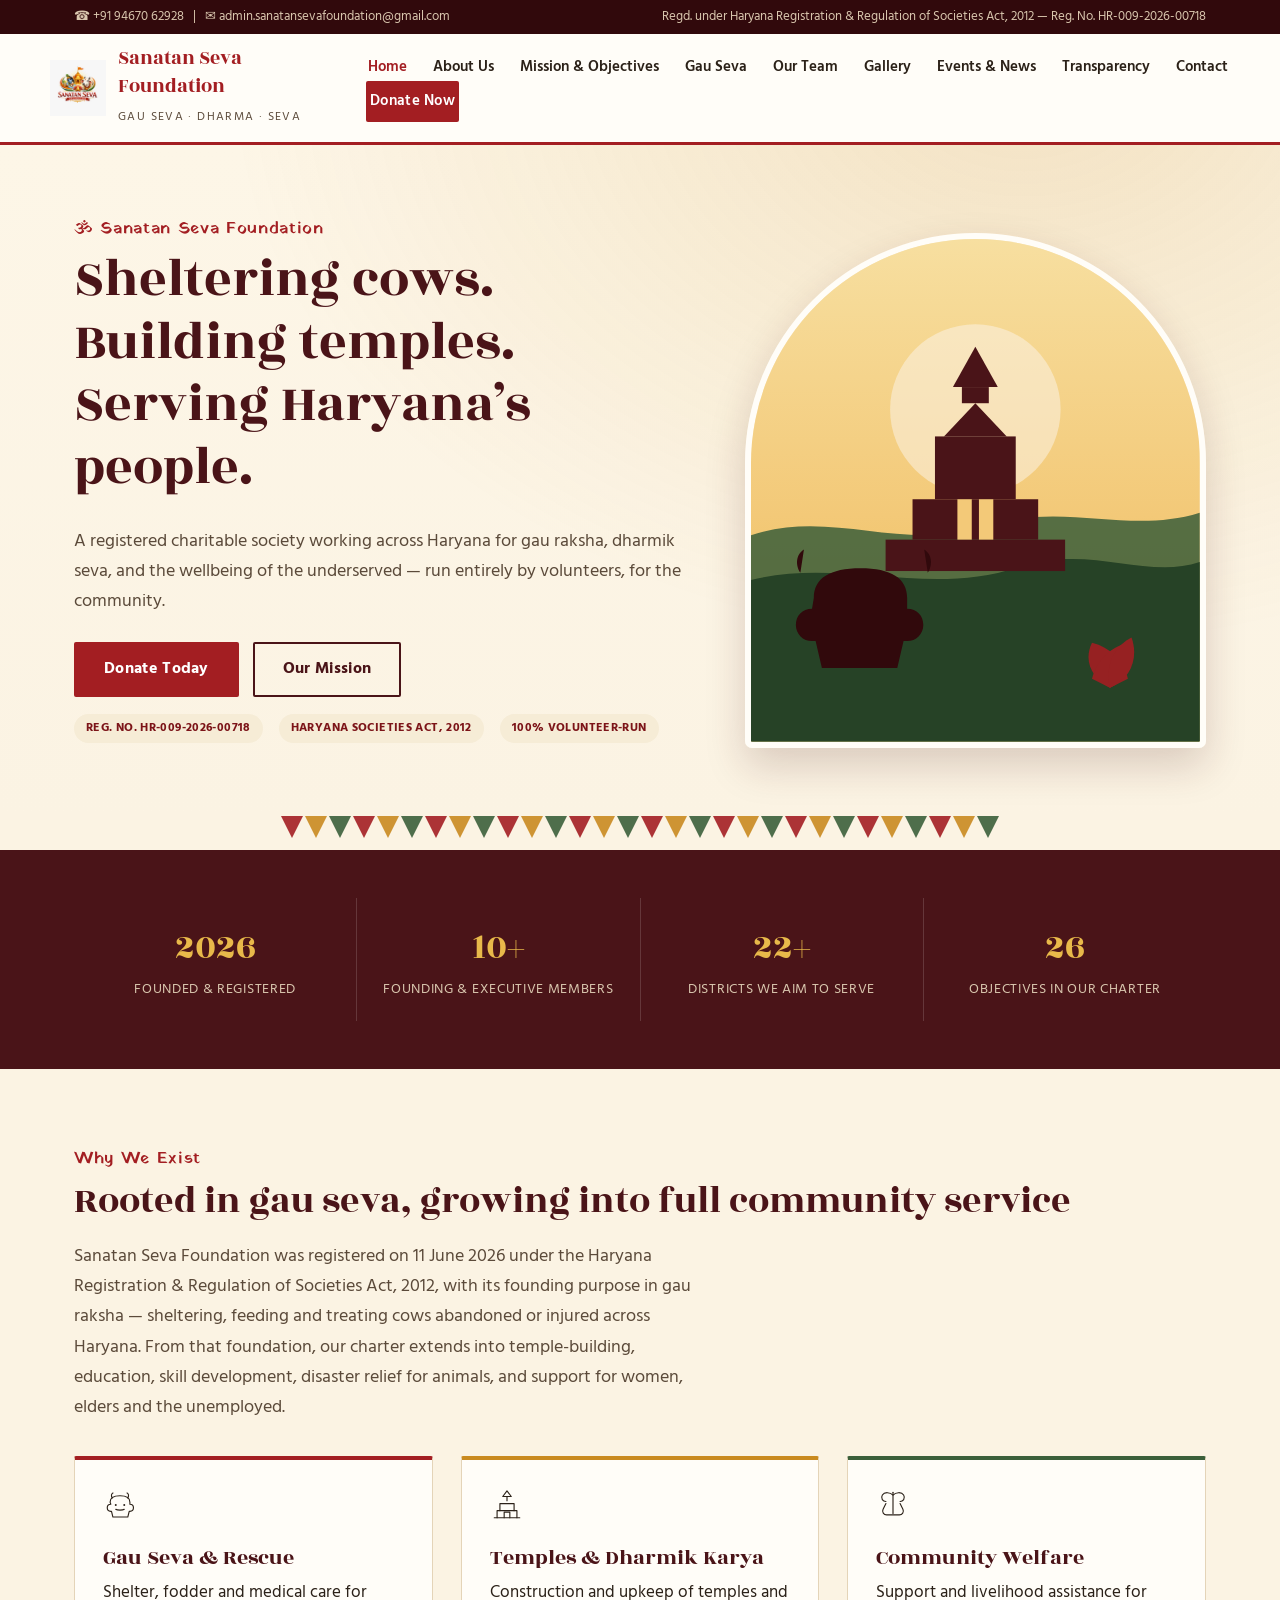
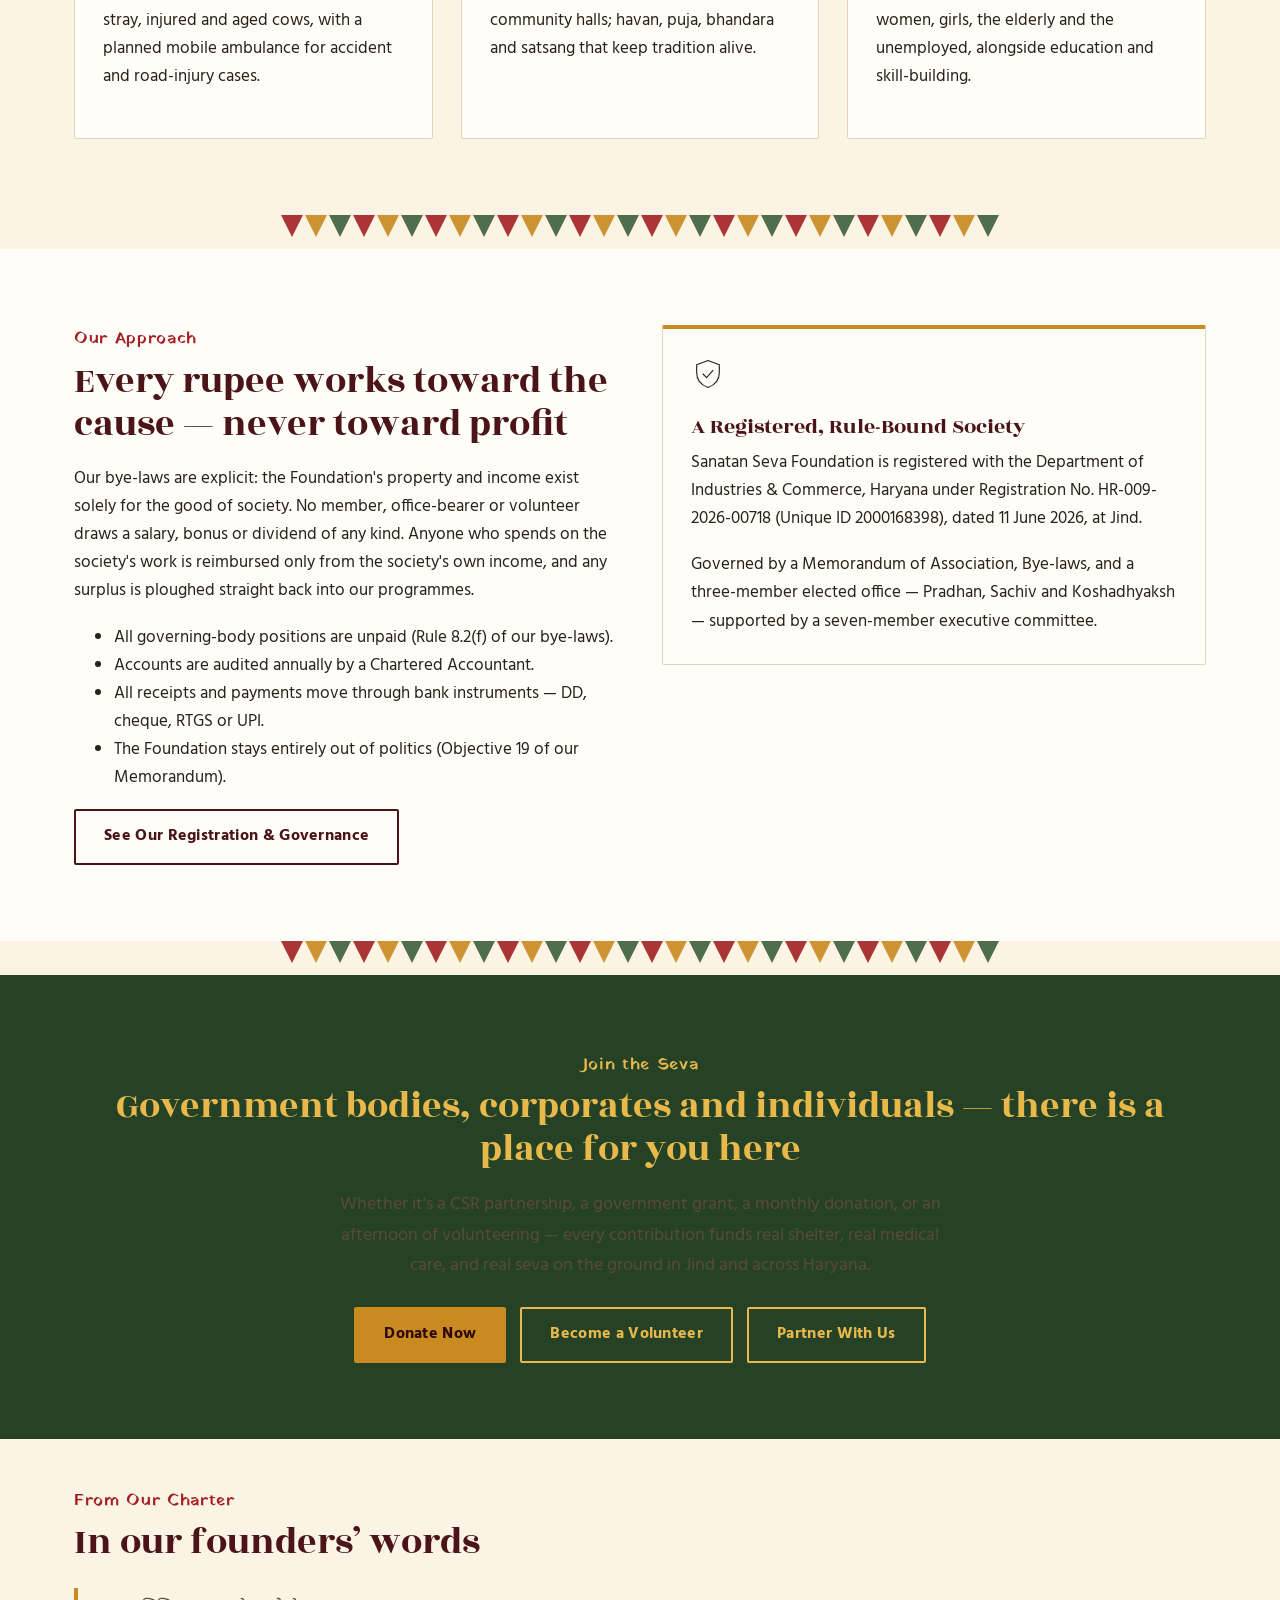
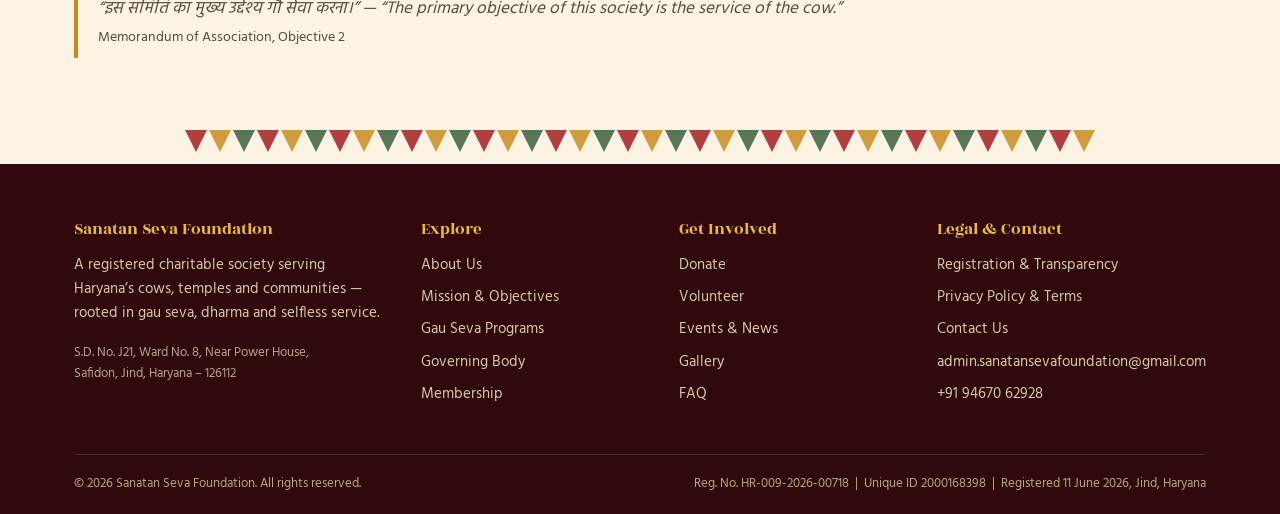
<file: index.html>
<!DOCTYPE html>
<html lang="en">
<head>
<meta charset="UTF-8">
<meta name="viewport" content="width=device-width, initial-scale=1.0">
<title>Sanatan Seva Foundation | Gau Seva, Dharma &amp; Community Service in Haryana</title>
<meta name="description" content="Sanatan Seva Foundation is a Haryana-registered charitable society dedicated to cow welfare (gau seva), temple building, education, and community service. Donate, volunteer, or partner with us.">
<link rel="icon" href="assets/images/logo.jpg">
<link rel="stylesheet" href="assets/css/style.css">
</head>
<body data-page="index.html">

<div id="site-header"></div>

<section class="hero">
  <div class="container hero-grid">
    <div>
      <span class="eyebrow">&#2384; Sanatan Seva Foundation</span>
      <h1>Sheltering cows. Building temples. Serving Haryana&rsquo;s people.</h1>
      <p class="lede">A registered charitable society working across Haryana for gau raksha, dharmik seva, and the wellbeing of the underserved &mdash; run entirely by volunteers, for the community.</p>
      <div class="btn-row">
        <a href="donate.html" class="btn btn-primary">Donate Today</a>
        <a href="mission.html" class="btn btn-outline">Our Mission</a>
      </div>
      <div class="tag-list">
        <span class="pill">Reg. No. HR-009-2026-00718</span>
        <span class="pill">Haryana Societies Act, 2012</span>
        <span class="pill">100% Volunteer-Run</span>
      </div>
    </div>
    <div class="hero-arch">
      <svg viewBox="0 0 500 560" xmlns="http://www.w3.org/2000/svg">
        <defs>
          <linearGradient id="sky" x1="0" y1="0" x2="0" y2="1">
            <stop offset="0%" stop-color="#F7DFA0"/>
            <stop offset="55%" stop-color="#F3C978"/>
            <stop offset="100%" stop-color="#E8B94A"/>
          </linearGradient>
        </defs>
        <rect width="500" height="560" fill="url(#sky)"/>
        <circle cx="250" cy="190" r="95" fill="#FBF3E3" opacity="0.55"/>
        <path d="M0 330 C 90 300, 170 350, 260 320 C 350 292, 420 330, 500 305 L500 560 L0 560 Z" fill="#3B5F3A" opacity="0.85"/>
        <path d="M0 380 C 100 355, 200 400, 300 365 C 380 340, 440 380, 500 360 L500 560 L0 560 Z" fill="#264226"/>
        <!-- temple silhouette -->
        <g fill="#4A1418">
          <path d="M250 120 L275 165 L225 165 Z"/>
          <rect x="235" y="165" width="30" height="18"/>
          <path d="M215 220 L250 183 L285 220 Z"/>
          <rect x="205" y="220" width="90" height="70"/>
          <rect x="180" y="290" width="140" height="45"/>
          <rect x="150" y="335" width="200" height="35"/>
          <rect x="230" y="290" width="16" height="45" fill="#F3C978"/>
          <rect x="254" y="290" width="16" height="45" fill="#F3C978"/>
        </g>
        <!-- cow silhouette -->
        <g fill="#31090C">
          <path d="M70 400c0-22 18-33 52-33s52 11 52 33v12c11 0 18 8 18 18s-8 18-18 18h-4l-7 30h-84l-7-30h-4c-10 0-18-8-18-18s7-18 18-18z"/>
          <path d="M55 372c-7-11-3-22 4-26M197 372c7-11 3-22-4-26"/>
        </g>
        <!-- lotus foreground -->
        <g fill="#A31E22" opacity="0.9">
          <path d="M400 500c-20-10-30-30-20-50 20 5 35 20 40 40z"/>
          <path d="M400 500c20-10 30-30 20-50-20 5-35 20-40 40z"/>
          <path d="M400 500c-6-24 4-46 24-56 8 22 0 46-24 56z"/>
        </g>
      </svg>
    </div>
  </div>
</section>

<div class="toran">
  <span></span><span></span><span></span><span></span><span></span><span></span><span></span><span></span><span></span><span></span><span></span><span></span><span></span><span></span><span></span><span></span><span></span><span></span><span></span><span></span><span></span><span></span><span></span><span></span><span></span><span></span><span></span><span></span><span></span><span></span>
</div>

<section class="bg-maroon section-tight">
  <div class="container stats-row">
    <div class="stat"><div class="num">2026</div><div class="label">Founded &amp; Registered</div></div>
    <div class="stat"><div class="num">10+</div><div class="label">Founding &amp; Executive Members</div></div>
    <div class="stat"><div class="num">22+</div><div class="label">Districts We Aim to Serve</div></div>
    <div class="stat"><div class="num">26</div><div class="label">Objectives in Our Charter</div></div>
  </div>
</section>

<section>
  <div class="container">
    <span class="eyebrow">Why We Exist</span>
    <h2>Rooted in gau seva, growing into full community service</h2>
    <p class="lede">Sanatan Seva Foundation was registered on 11 June 2026 under the Haryana Registration &amp; Regulation of Societies Act, 2012, with its founding purpose in gau raksha &mdash; sheltering, feeding and treating cows abandoned or injured across Haryana. From that foundation, our charter extends into temple-building, education, skill development, disaster relief for animals, and support for women, elders and the unemployed.</p>
    <div class="grid grid-3" style="margin-top:2rem;">
      <div class="card">
        <div class="icon" data-icon="cow"></div>
        <h3>Gau Seva &amp; Rescue</h3>
        <p>Shelter, fodder and medical care for stray, injured and aged cows, with a planned mobile ambulance for accident and road-injury cases.</p>
      </div>
      <div class="card gold">
        <div class="icon" data-icon="temple"></div>
        <h3>Temples &amp; Dharmik Karya</h3>
        <p>Construction and upkeep of temples and community halls; havan, puja, bhandara and satsang that keep tradition alive.</p>
      </div>
      <div class="card green">
        <div class="icon" data-icon="hands"></div>
        <h3>Community Welfare</h3>
        <p>Support and livelihood assistance for women, girls, the elderly and the unemployed, alongside education and skill-building.</p>
      </div>
    </div>
  </div>
</section>

<div class="toran"><span></span><span></span><span></span><span></span><span></span><span></span><span></span><span></span><span></span><span></span><span></span><span></span><span></span><span></span><span></span><span></span><span></span><span></span><span></span><span></span><span></span><span></span><span></span><span></span><span></span><span></span><span></span><span></span><span></span><span></span></div>

<section class="bg-paper">
  <div class="container two-col">
    <div>
      <span class="eyebrow">Our Approach</span>
      <h2>Every rupee works toward the cause &mdash; never toward profit</h2>
      <p>Our bye-laws are explicit: the Foundation's property and income exist solely for the good of society. No member, office-bearer or volunteer draws a salary, bonus or dividend of any kind. Anyone who spends on the society's work is reimbursed only from the society's own income, and any surplus is ploughed straight back into our programmes.</p>
      <ul>
        <li>All governing-body positions are unpaid (Rule 8.2(f) of our bye-laws).</li>
        <li>Accounts are audited annually by a Chartered Accountant.</li>
        <li>All receipts and payments move through bank instruments &mdash; DD, cheque, RTGS or UPI.</li>
        <li>The Foundation stays entirely out of politics (Objective 19 of our Memorandum).</li>
      </ul>
      <a href="transparency.html" class="btn btn-outline">See Our Registration &amp; Governance</a>
    </div>
    <div class="card gold">
      <div class="icon" data-icon="shield"></div>
      <h3>A Registered, Rule-Bound Society</h3>
      <p>Sanatan Seva Foundation is registered with the Department of Industries &amp; Commerce, Haryana under Registration No. HR-009-2026-00718 (Unique ID 2000168398), dated 11 June 2026, at Jind.</p>
      <p style="margin-bottom:0;">Governed by a Memorandum of Association, Bye-laws, and a three-member elected office &mdash; Pradhan, Sachiv and Koshadhyaksh &mdash; supported by a seven-member executive committee.</p>
    </div>
  </div>
</section>

<div class="toran"><span></span><span></span><span></span><span></span><span></span><span></span><span></span><span></span><span></span><span></span><span></span><span></span><span></span><span></span><span></span><span></span><span></span><span></span><span></span><span></span><span></span><span></span><span></span><span></span><span></span><span></span><span></span><span></span><span></span><span></span></div>

<section class="bg-tulsi">
  <div class="container center">
    <span class="eyebrow" style="color:var(--turmeric-light);">Join the Seva</span>
    <h2>Government bodies, corporates and individuals &mdash; there is a place for you here</h2>
    <p class="lede" style="margin:0 auto 1.6rem;">Whether it's a CSR partnership, a government grant, a monthly donation, or an afternoon of volunteering &mdash; every contribution funds real shelter, real medical care, and real seva on the ground in Jind and across Haryana.</p>
    <div class="btn-row" style="justify-content:center;">
      <a href="donate.html" class="btn btn-gold">Donate Now</a>
      <a href="volunteer.html" class="btn btn-outline on-dark">Become a Volunteer</a>
      <a href="contact.html" class="btn btn-outline on-dark">Partner With Us</a>
    </div>
  </div>
</section>

<section class="section-tight">
  <div class="container">
    <span class="eyebrow">From Our Charter</span>
    <h2>In our founders&rsquo; words</h2>
    <blockquote>&ldquo;इस समिति का मुख्य उद्देश्य गौ सेवा करना।&rdquo; &mdash; &ldquo;The primary objective of this society is the service of the cow.&rdquo; <br><span style="font-style:normal;font-size:.85rem;">Memorandum of Association, Objective 2</span></blockquote>
  </div>
</section>

<div id="site-footer"></div>

<script src="assets/js/icons.js"></script>
<script src="assets/js/partials.js"></script>
</body>
</html>
</file>
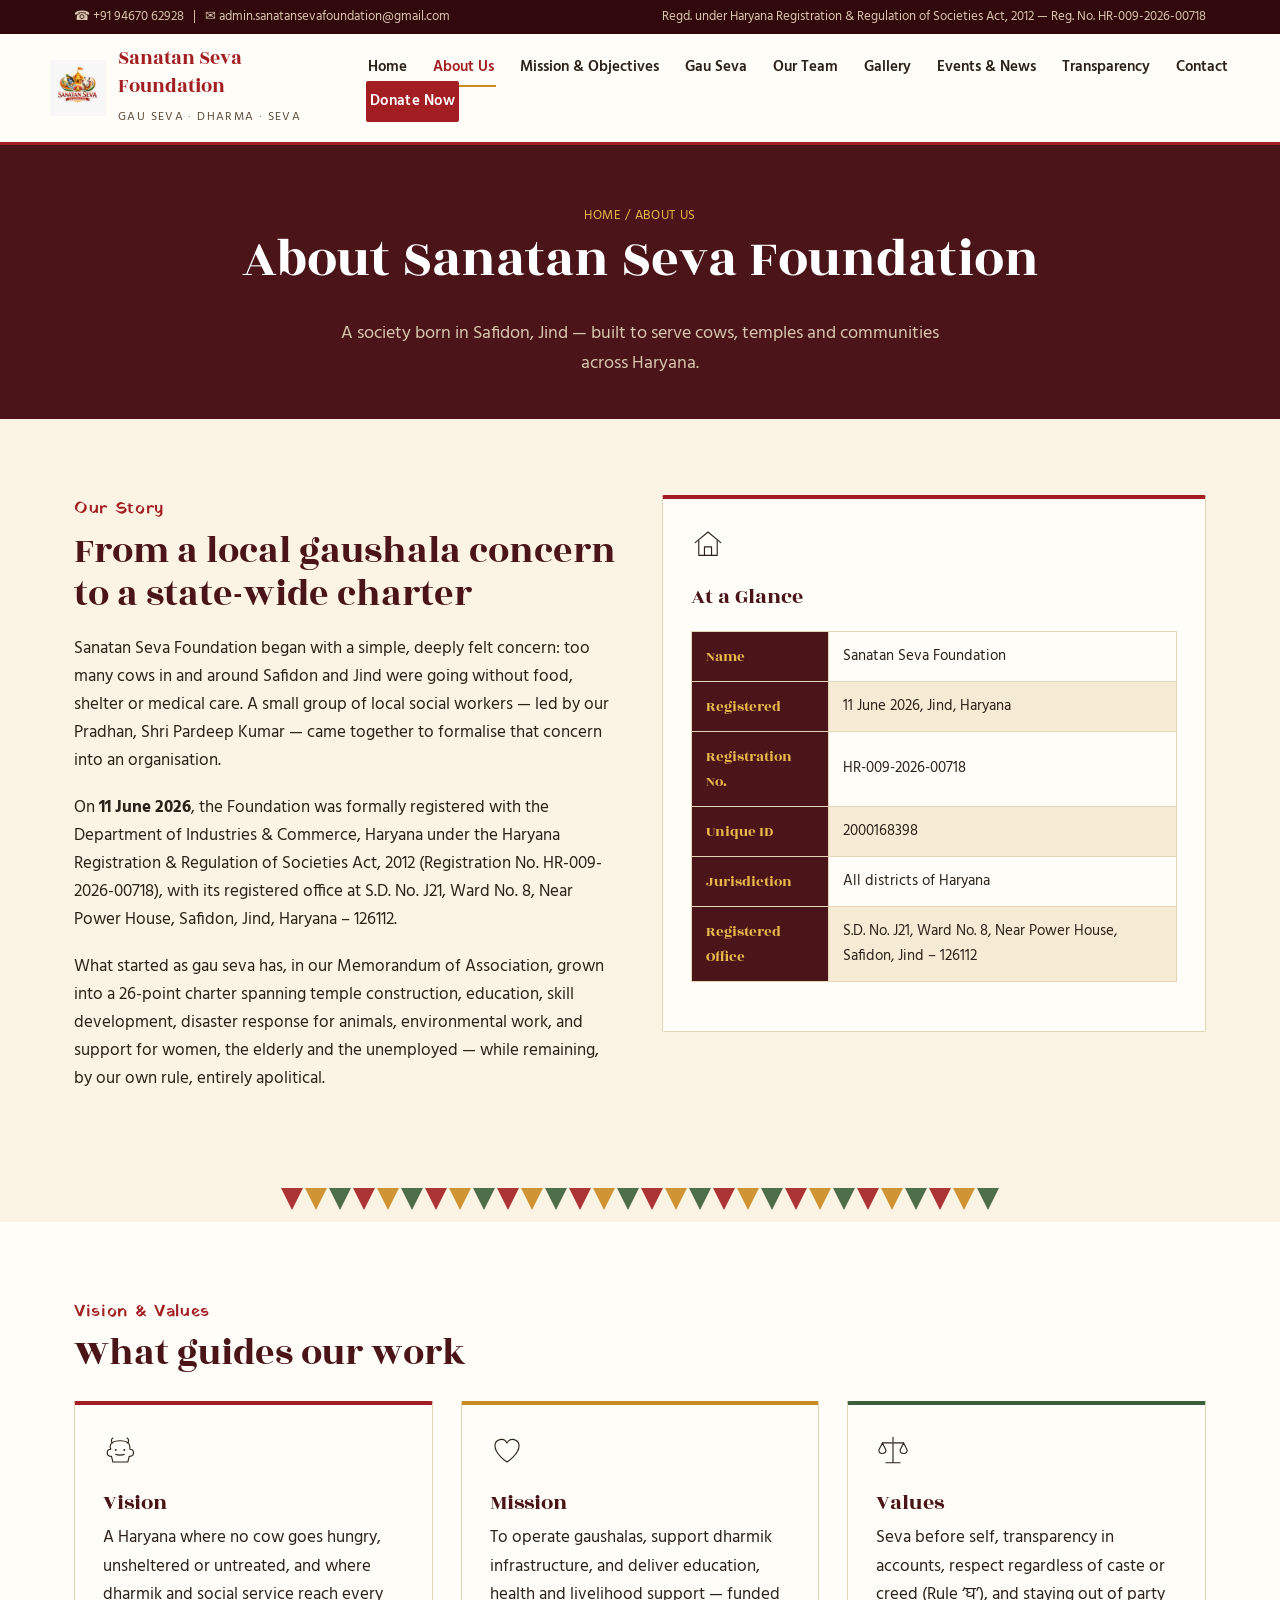
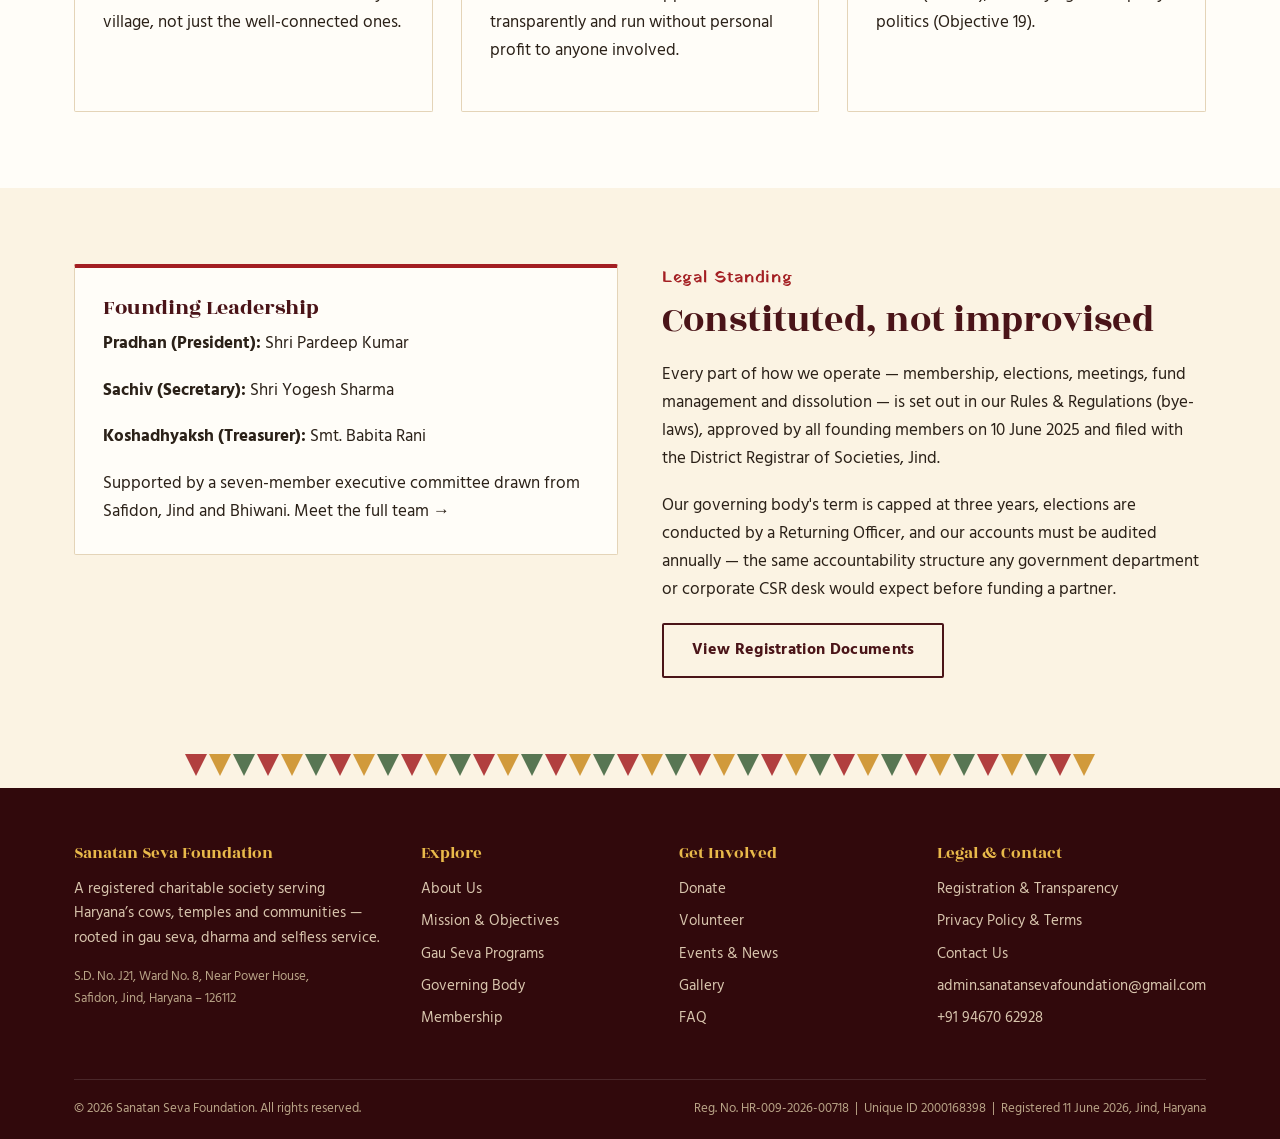
<file: about.html>
<!DOCTYPE html>
<html lang="en">
<head>
<meta charset="UTF-8">
<meta name="viewport" content="width=device-width, initial-scale=1.0">
<title>About Us | Sanatan Seva Foundation</title>
<meta name="description" content="Learn about Sanatan Seva Foundation, a Haryana-registered society founded in 2026 in Safidon, Jind, dedicated to gau seva and community welfare.">
<link rel="icon" href="assets/images/logo.jpg">
<link rel="stylesheet" href="assets/css/style.css">
</head>
<body data-page="about.html">

<div id="site-header"></div>

<section class="page-hero">
  <div class="container">
    <span class="crumb">Home / About Us</span>
    <h1>About Sanatan Seva Foundation</h1>
    <p class="lede">A society born in Safidon, Jind &mdash; built to serve cows, temples and communities across Haryana.</p>
  </div>
</section>

<section>
  <div class="container two-col">
    <div>
      <span class="eyebrow">Our Story</span>
      <h2>From a local gaushala concern to a state-wide charter</h2>
      <p>Sanatan Seva Foundation began with a simple, deeply felt concern: too many cows in and around Safidon and Jind were going without food, shelter or medical care. A small group of local social workers &mdash; led by our Pradhan, Shri Pardeep Kumar &mdash; came together to formalise that concern into an organisation.</p>
      <p>On <strong>11 June 2026</strong>, the Foundation was formally registered with the Department of Industries &amp; Commerce, Haryana under the Haryana Registration &amp; Regulation of Societies Act, 2012 (Registration No. HR-009-2026-00718), with its registered office at S.D. No. J21, Ward No. 8, Near Power House, Safidon, Jind, Haryana &ndash; 126112.</p>
      <p>What started as gau seva has, in our Memorandum of Association, grown into a 26-point charter spanning temple construction, education, skill development, disaster response for animals, environmental work, and support for women, the elderly and the unemployed &mdash; while remaining, by our own rule, entirely apolitical.</p>
    </div>
    <div class="card">
      <div class="icon" data-icon="home"></div>
      <h3>At a Glance</h3>
      <table>
        <tr><th>Name</th><td>Sanatan Seva Foundation</td></tr>
        <tr><th>Registered</th><td>11 June 2026, Jind, Haryana</td></tr>
        <tr><th>Registration No.</th><td>HR-009-2026-00718</td></tr>
        <tr><th>Unique ID</th><td>2000168398</td></tr>
        <tr><th>Jurisdiction</th><td>All districts of Haryana</td></tr>
        <tr><th>Registered Office</th><td>S.D. No. J21, Ward No. 8, Near Power House, Safidon, Jind &ndash; 126112</td></tr>
      </table>
    </div>
  </div>
</section>

<div class="toran"><span></span><span></span><span></span><span></span><span></span><span></span><span></span><span></span><span></span><span></span><span></span><span></span><span></span><span></span><span></span><span></span><span></span><span></span><span></span><span></span><span></span><span></span><span></span><span></span><span></span><span></span><span></span><span></span><span></span><span></span></div>

<section class="bg-paper">
  <div class="container">
    <span class="eyebrow">Vision &amp; Values</span>
    <h2>What guides our work</h2>
    <div class="grid grid-3" style="margin-top:1.6rem;">
      <div class="card">
        <div class="icon" data-icon="cow"></div>
        <h3>Vision</h3>
        <p>A Haryana where no cow goes hungry, unsheltered or untreated, and where dharmik and social service reach every village, not just the well-connected ones.</p>
      </div>
      <div class="card gold">
        <div class="icon" data-icon="heart"></div>
        <h3>Mission</h3>
        <p>To operate gaushalas, support dharmik infrastructure, and deliver education, health and livelihood support &mdash; funded transparently and run without personal profit to anyone involved.</p>
      </div>
      <div class="card green">
        <div class="icon" data-icon="scale"></div>
        <h3>Values</h3>
        <p>Seva before self, transparency in accounts, respect regardless of caste or creed (Rule &lsquo;घ&rsquo;), and staying out of party politics (Objective 19).</p>
      </div>
    </div>
  </div>
</section>

<section>
  <div class="container two-col">
    <div class="card">
      <h3>Founding Leadership</h3>
      <p><strong>Pradhan (President):</strong> Shri Pardeep Kumar</p>
      <p><strong>Sachiv (Secretary):</strong> Shri Yogesh Sharma</p>
      <p><strong>Koshadhyaksh (Treasurer):</strong> Smt. Babita Rani</p>
      <p style="margin-bottom:0;">Supported by a seven-member executive committee drawn from Safidon, Jind and Bhiwani. <a href="team.html">Meet the full team &rarr;</a></p>
    </div>
    <div>
      <span class="eyebrow">Legal Standing</span>
      <h2>Constituted, not improvised</h2>
      <p>Every part of how we operate &mdash; membership, elections, meetings, fund management and dissolution &mdash; is set out in our Rules &amp; Regulations (bye-laws), approved by all founding members on 10 June 2025 and filed with the District Registrar of Societies, Jind.</p>
      <p>Our governing body's term is capped at three years, elections are conducted by a Returning Officer, and our accounts must be audited annually &mdash; the same accountability structure any government department or corporate CSR desk would expect before funding a partner.</p>
      <a href="transparency.html" class="btn btn-outline">View Registration Documents</a>
    </div>
  </div>
</section>

<div id="site-footer"></div>

<script src="assets/js/icons.js"></script>
<script src="assets/js/partials.js"></script>
</body>
</html>
</file>
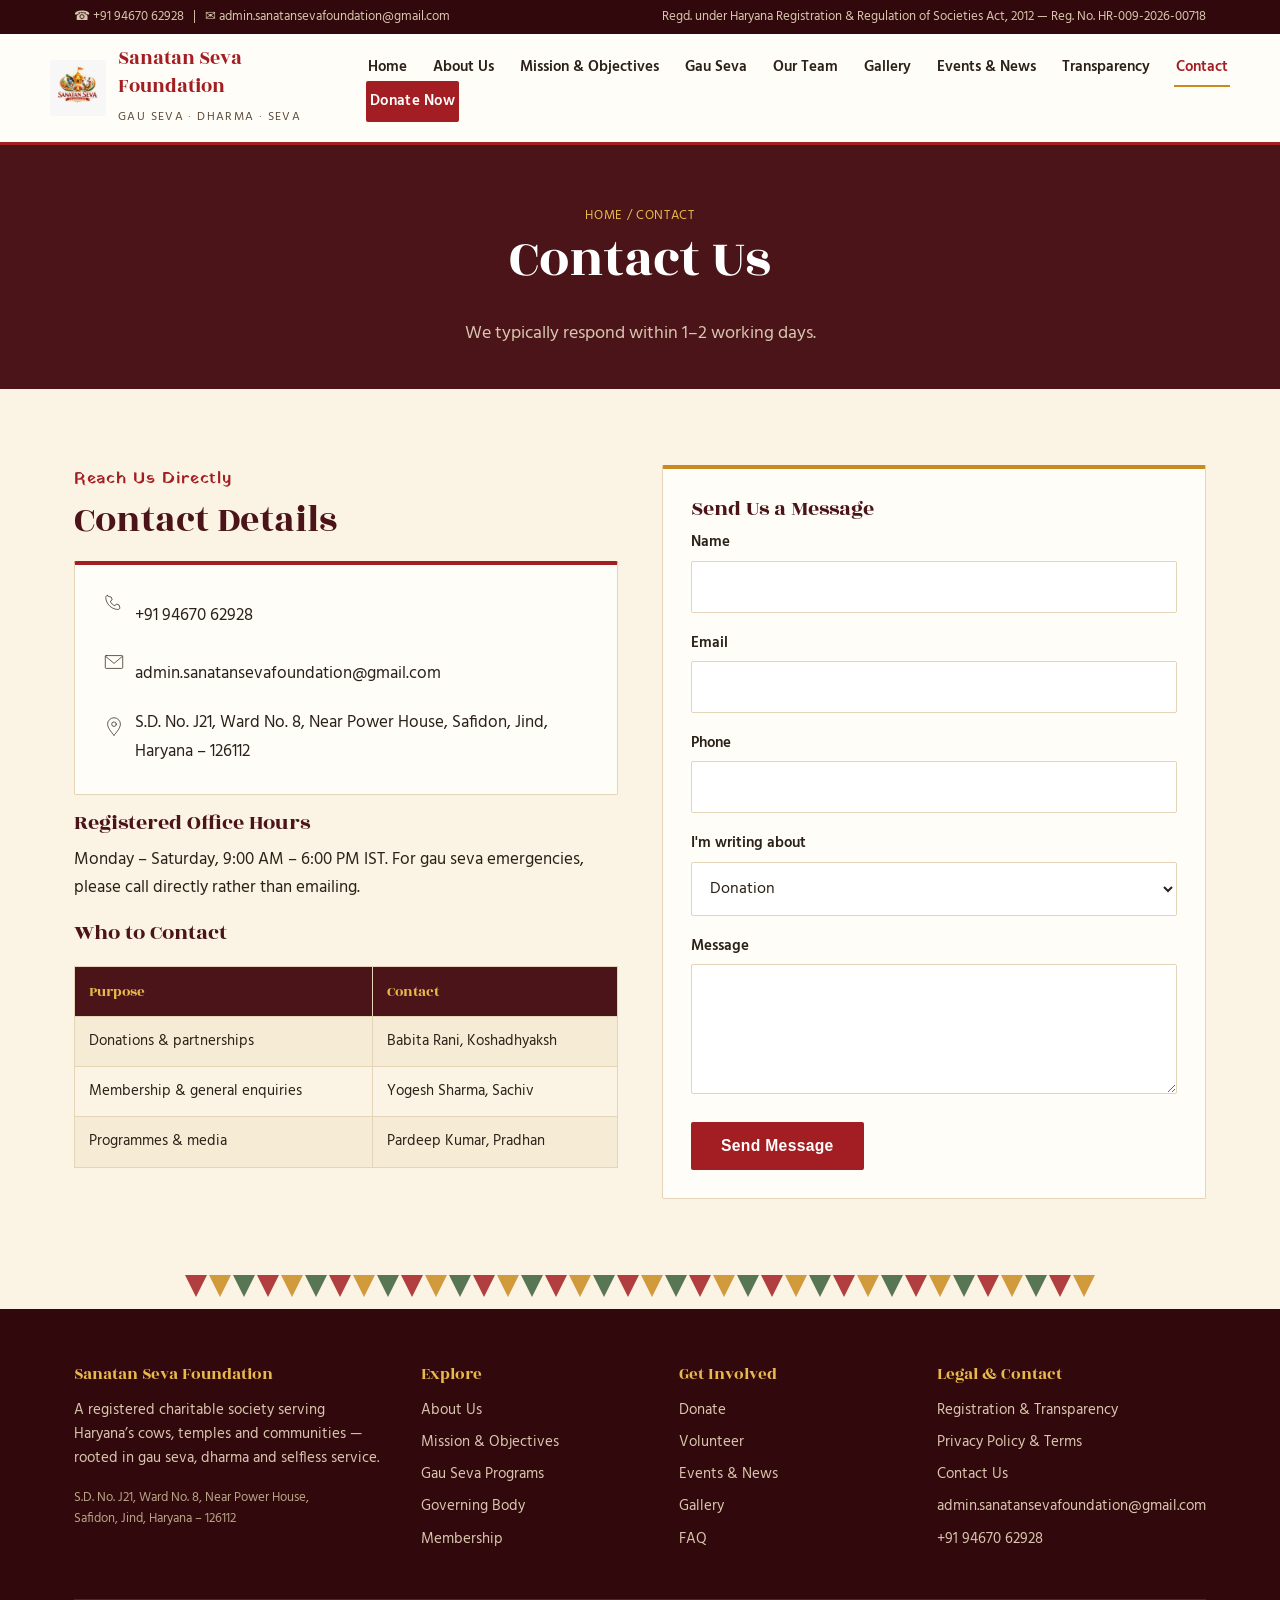
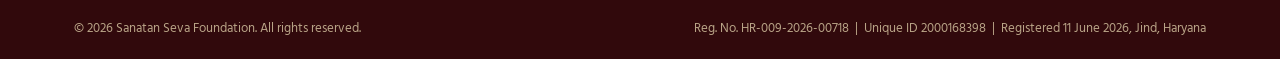
<file: contact.html>
<!DOCTYPE html>
<html lang="en">
<head>
<meta charset="UTF-8">
<meta name="viewport" content="width=device-width, initial-scale=1.0">
<title>Contact Us | Sanatan Seva Foundation</title>
<meta name="description" content="Get in touch with Sanatan Seva Foundation, Safidon, Jind, Haryana &mdash; for donations, volunteering, membership or partnerships.">
<link rel="icon" href="assets/images/logo.jpg">
<link rel="stylesheet" href="assets/css/style.css">
</head>
<body data-page="contact.html">

<div id="site-header"></div>

<section class="page-hero">
  <div class="container">
    <span class="crumb">Home / Contact</span>
    <h1>Contact Us</h1>
    <p class="lede">We typically respond within 1&ndash;2 working days.</p>
  </div>
</section>

<section>
  <div class="container two-col">
    <div>
      <span class="eyebrow">Reach Us Directly</span>
      <h2>Contact Details</h2>
      <div class="card" style="margin-bottom:16px;">
        <p style="display:flex;align-items:center;gap:10px;margin-bottom:12px;"><span class="icon" data-icon="phone"></span> <a href="tel:+919467062928">+91 94670 62928</a></p>
        <p style="display:flex;align-items:center;gap:10px;margin-bottom:12px;"><span class="icon" data-icon="mail"></span> <a href="mailto:admin.sanatansevafoundation@gmail.com">admin.sanatansevafoundation@gmail.com</a></p>
        <p style="display:flex;align-items:center;gap:10px;margin-bottom:0;"><span class="icon" data-icon="pin"></span> S.D. No. J21, Ward No. 8, Near Power House, Safidon, Jind, Haryana &ndash; 126112</p>
      </div>
      <h3>Registered Office Hours</h3>
      <p>Monday &ndash; Saturday, 9:00 AM &ndash; 6:00 PM IST. For gau seva emergencies, please call directly rather than emailing.</p>
      <h3>Who to Contact</h3>
      <table>
        <tr><th>Purpose</th><th>Contact</th></tr>
        <tr><td>Donations &amp; partnerships</td><td>Babita Rani, Koshadhyaksh</td></tr>
        <tr><td>Membership &amp; general enquiries</td><td>Yogesh Sharma, Sachiv</td></tr>
        <tr><td>Programmes &amp; media</td><td>Pardeep Kumar, Pradhan</td></tr>
      </table>
    </div>
    <div class="card gold">
      <h3>Send Us a Message</h3>
      <form action="mailto:admin.sanatansevafoundation@gmail.com" method="post" enctype="text/plain">
        <div class="field"><label for="cname">Name</label><input id="cname" name="Name" type="text" required></div>
        <div class="field"><label for="cemail">Email</label><input id="cemail" name="Email" type="email" required></div>
        <div class="field"><label for="cphone">Phone</label><input id="cphone" name="Phone" type="tel"></div>
        <div class="field"><label for="creason">I'm writing about</label>
          <select id="creason" name="Reason">
            <option>Donation</option>
            <option>Volunteering</option>
            <option>Membership</option>
            <option>Government / CSR Partnership</option>
            <option>Media &amp; Press</option>
            <option>Other</option>
          </select>
        </div>
        <div class="field"><label for="cmsg">Message</label><textarea id="cmsg" name="Message" required></textarea></div>
        <button type="submit" class="btn btn-primary">Send Message</button>
      </form>
    </div>
  </div>
</section>

<div id="site-footer"></div>

<script src="assets/js/icons.js"></script>
<script src="assets/js/partials.js"></script>
</body>
</html>
</file>
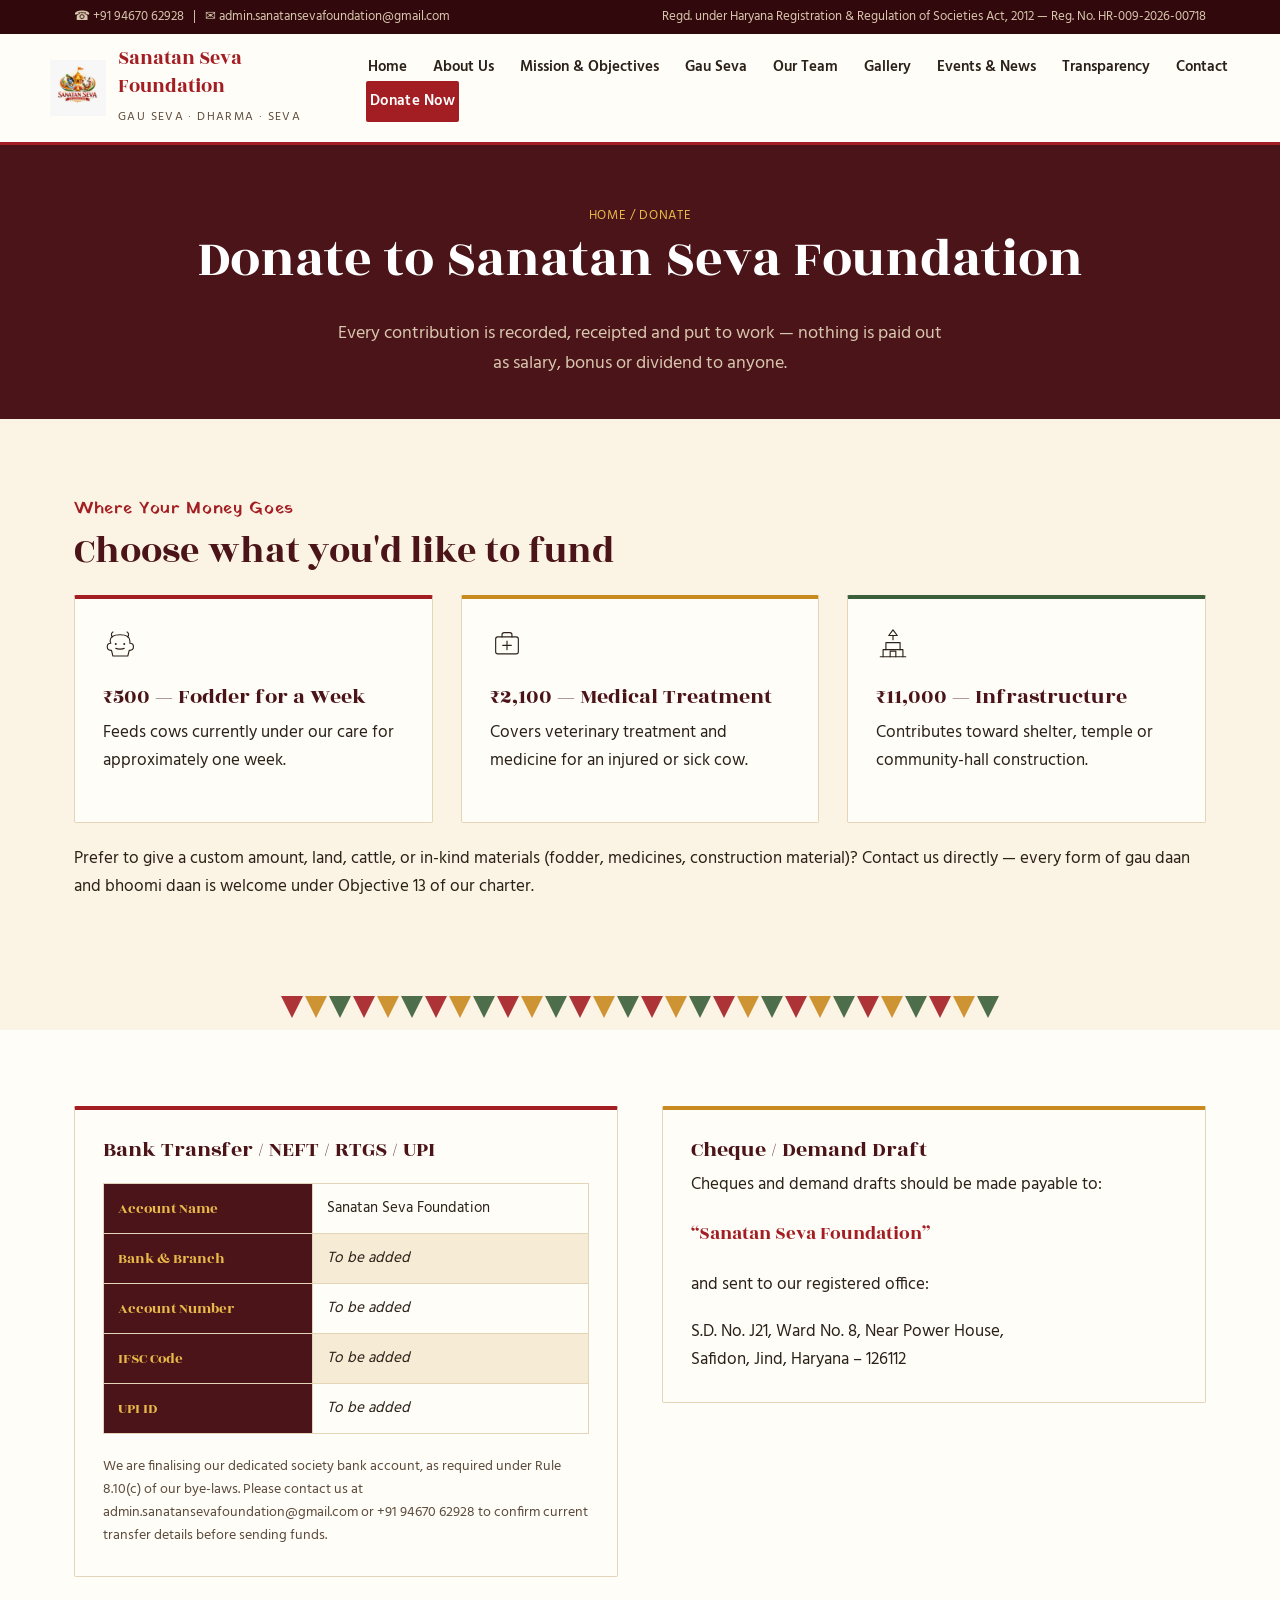
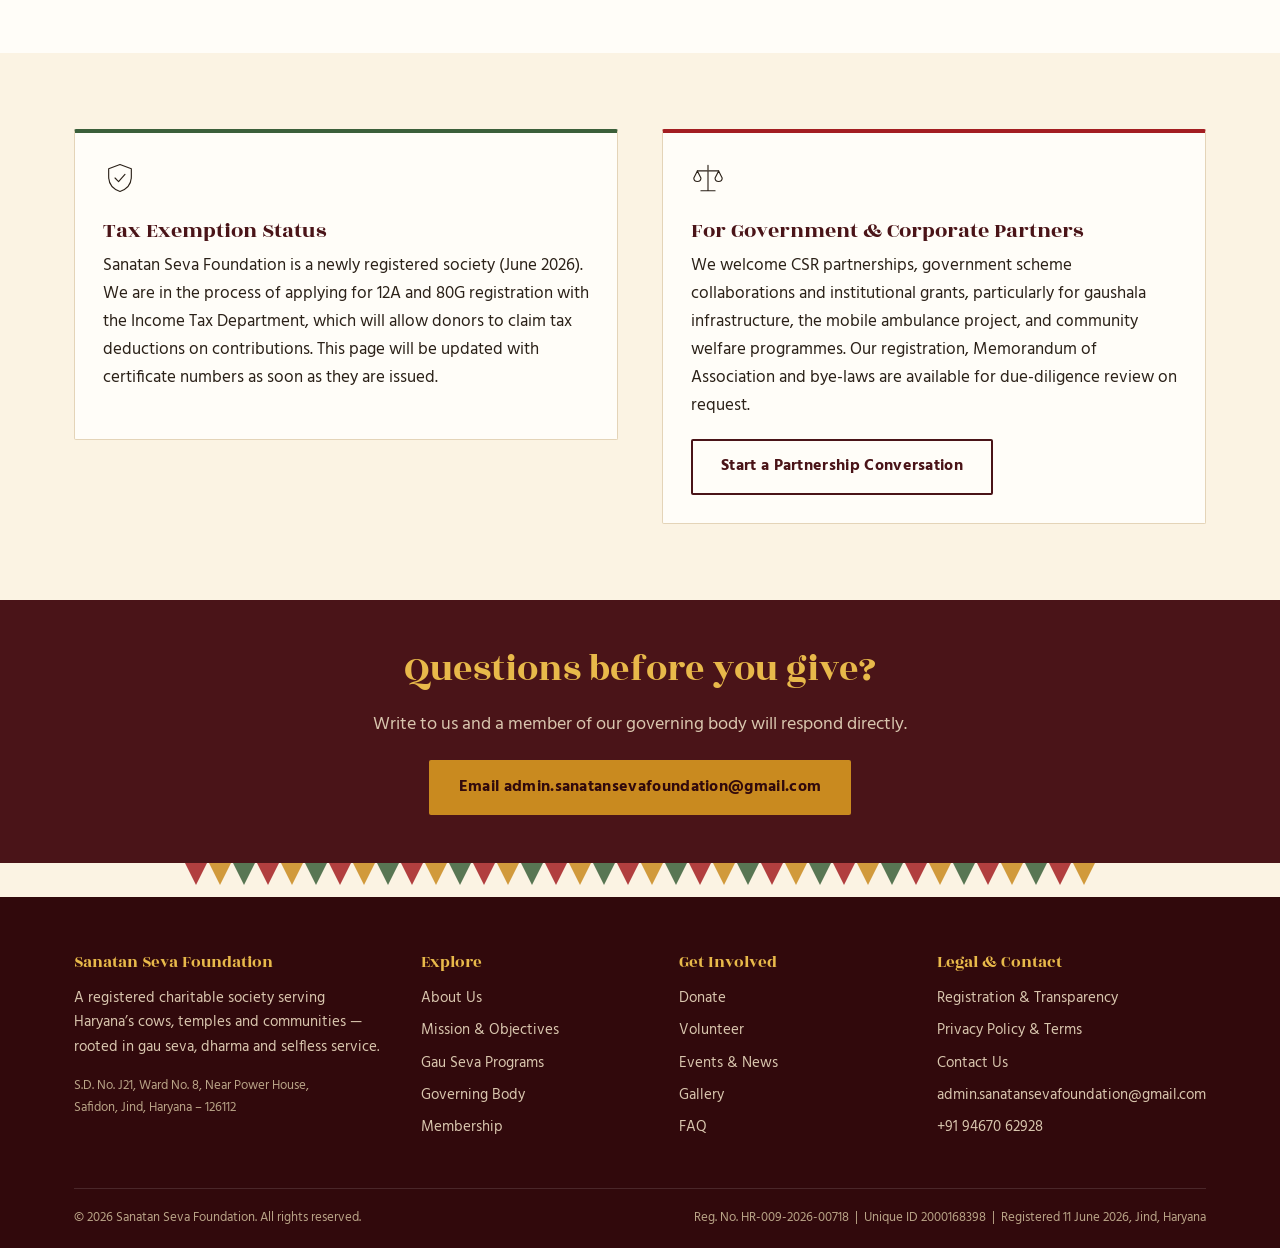
<file: donate.html>
<!DOCTYPE html>
<html lang="en">
<head>
<meta charset="UTF-8">
<meta name="viewport" content="width=device-width, initial-scale=1.0">
<title>Donate | Sanatan Seva Foundation</title>
<meta name="description" content="Support Sanatan Seva Foundation's gau seva and community welfare work in Haryana. Bank transfer, cheque and partnership options.">
<link rel="icon" href="assets/images/logo.jpg">
<link rel="stylesheet" href="assets/css/style.css">
</head>
<body data-page="donate.html">

<div id="site-header"></div>

<section class="page-hero">
  <div class="container">
    <span class="crumb">Home / Donate</span>
    <h1>Donate to Sanatan Seva Foundation</h1>
    <p class="lede">Every contribution is recorded, receipted and put to work &mdash; nothing is paid out as salary, bonus or dividend to anyone.</p>
  </div>
</section>

<section>
  <div class="container">
    <span class="eyebrow">Where Your Money Goes</span>
    <h2>Choose what you'd like to fund</h2>
    <div class="grid grid-3" style="margin-top:1.4rem;">
      <div class="card">
        <div class="icon" data-icon="cow"></div>
        <h3>&#8377;500 &mdash; Fodder for a Week</h3>
        <p>Feeds cows currently under our care for approximately one week.</p>
      </div>
      <div class="card gold">
        <div class="icon" data-icon="medical"></div>
        <h3>&#8377;2,100 &mdash; Medical Treatment</h3>
        <p>Covers veterinary treatment and medicine for an injured or sick cow.</p>
      </div>
      <div class="card green">
        <div class="icon" data-icon="temple"></div>
        <h3>&#8377;11,000 &mdash; Infrastructure</h3>
        <p>Contributes toward shelter, temple or community-hall construction.</p>
      </div>
    </div>
    <p style="margin-top:1.4rem;">Prefer to give a custom amount, land, cattle, or in-kind materials (fodder, medicines, construction material)? Contact us directly &mdash; every form of gau daan and bhoomi daan is welcome under Objective 13 of our charter.</p>
  </div>
</section>

<div class="toran"><span></span><span></span><span></span><span></span><span></span><span></span><span></span><span></span><span></span><span></span><span></span><span></span><span></span><span></span><span></span><span></span><span></span><span></span><span></span><span></span><span></span><span></span><span></span><span></span><span></span><span></span><span></span><span></span><span></span><span></span></div>

<section class="bg-paper">
  <div class="container two-col">
    <div class="card">
      <h3>Bank Transfer / NEFT / RTGS / UPI</h3>
      <table>
        <tr><th>Account Name</th><td>Sanatan Seva Foundation</td></tr>
        <tr><th>Bank &amp; Branch</th><td><em>To be added</em></td></tr>
        <tr><th>Account Number</th><td><em>To be added</em></td></tr>
        <tr><th>IFSC Code</th><td><em>To be added</em></td></tr>
        <tr><th>UPI ID</th><td><em>To be added</em></td></tr>
      </table>
      <p style="font-size:.88rem;color:var(--ink-soft);margin-bottom:0;">We are finalising our dedicated society bank account, as required under Rule 8.10(c) of our bye-laws. Please contact us at <a href="mailto:admin.sanatansevafoundation@gmail.com">admin.sanatansevafoundation@gmail.com</a> or <a href="tel:+919467062928">+91 94670 62928</a> to confirm current transfer details before sending funds.</p>
    </div>
    <div class="card gold">
      <h3>Cheque / Demand Draft</h3>
      <p>Cheques and demand drafts should be made payable to:</p>
      <p style="font-family:var(--display);font-size:1.2rem;color:var(--sindoor);">&ldquo;Sanatan Seva Foundation&rdquo;</p>
      <p>and sent to our registered office:</p>
      <p style="margin-bottom:0;">S.D. No. J21, Ward No. 8, Near Power House,<br>Safidon, Jind, Haryana &ndash; 126112</p>
    </div>
  </div>
</section>

<section>
  <div class="container two-col">
    <div class="card green">
      <div class="icon" data-icon="shield"></div>
      <h3>Tax Exemption Status</h3>
      <p>Sanatan Seva Foundation is a newly registered society (June 2026). We are in the process of applying for 12A and 80G registration with the Income Tax Department, which will allow donors to claim tax deductions on contributions. This page will be updated with certificate numbers as soon as they are issued.</p>
    </div>
    <div class="card">
      <div class="icon" data-icon="scale"></div>
      <h3>For Government &amp; Corporate Partners</h3>
      <p>We welcome CSR partnerships, government scheme collaborations and institutional grants, particularly for gaushala infrastructure, the mobile ambulance project, and community welfare programmes. Our registration, Memorandum of Association and bye-laws are available for due-diligence review on request.</p>
      <a href="contact.html" class="btn btn-outline">Start a Partnership Conversation</a>
    </div>
  </div>
</section>

<section class="bg-maroon section-tight">
  <div class="container center">
    <h2>Questions before you give?</h2>
    <p class="lede" style="margin:0 auto 1.2rem;color:#D9C6AE;">Write to us and a member of our governing body will respond directly.</p>
    <a href="mailto:admin.sanatansevafoundation@gmail.com?subject=Donation%20Enquiry" class="btn btn-gold">Email admin.sanatansevafoundation@gmail.com</a>
  </div>
</section>

<div id="site-footer"></div>

<script src="assets/js/icons.js"></script>
<script src="assets/js/partials.js"></script>
</body>
</html>
</file>
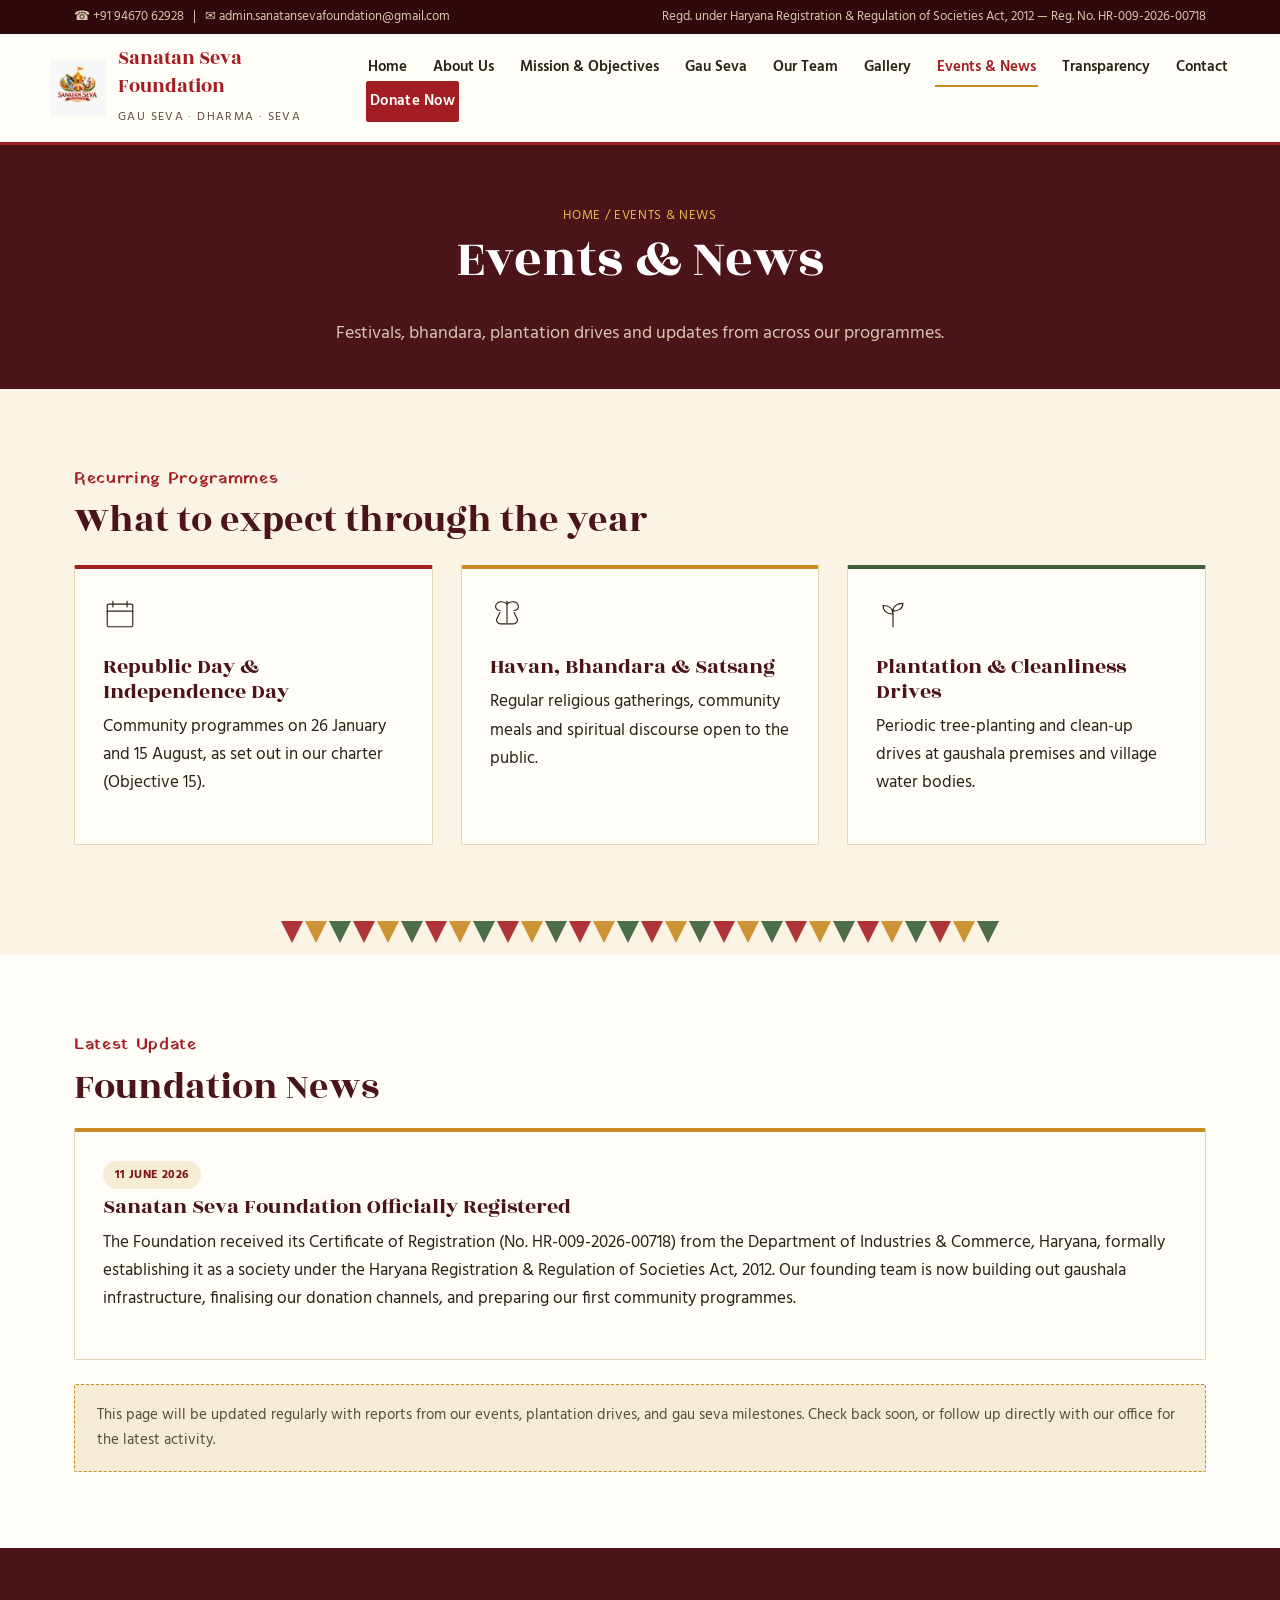
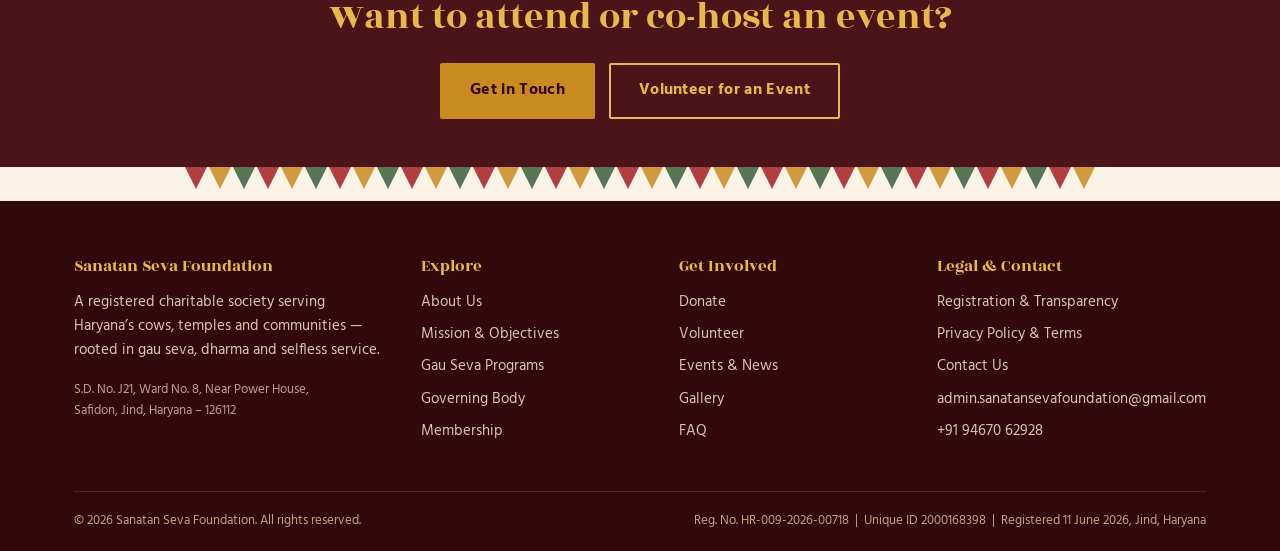
<file: events.html>
<!DOCTYPE html>
<html lang="en">
<head>
<meta charset="UTF-8">
<meta name="viewport" content="width=device-width, initial-scale=1.0">
<title>Events &amp; News | Sanatan Seva Foundation</title>
<meta name="description" content="Upcoming events, festivals and news from Sanatan Seva Foundation, Safidon, Jind, Haryana.">
<link rel="icon" href="assets/images/logo.jpg">
<link rel="stylesheet" href="assets/css/style.css">
</head>
<body data-page="events.html">

<div id="site-header"></div>

<section class="page-hero">
  <div class="container">
    <span class="crumb">Home / Events &amp; News</span>
    <h1>Events &amp; News</h1>
    <p class="lede">Festivals, bhandara, plantation drives and updates from across our programmes.</p>
  </div>
</section>

<section>
  <div class="container">
    <span class="eyebrow">Recurring Programmes</span>
    <h2>What to expect through the year</h2>
    <div class="grid grid-3" style="margin-top:1.4rem;">
      <div class="card">
        <div class="icon" data-icon="calendar"></div>
        <h3>Republic Day &amp; Independence Day</h3>
        <p>Community programmes on 26 January and 15 August, as set out in our charter (Objective 15).</p>
      </div>
      <div class="card gold">
        <div class="icon" data-icon="hands"></div>
        <h3>Havan, Bhandara &amp; Satsang</h3>
        <p>Regular religious gatherings, community meals and spiritual discourse open to the public.</p>
      </div>
      <div class="card green">
        <div class="icon" data-icon="sprout"></div>
        <h3>Plantation &amp; Cleanliness Drives</h3>
        <p>Periodic tree-planting and clean-up drives at gaushala premises and village water bodies.</p>
      </div>
    </div>
  </div>
</section>

<div class="toran"><span></span><span></span><span></span><span></span><span></span><span></span><span></span><span></span><span></span><span></span><span></span><span></span><span></span><span></span><span></span><span></span><span></span><span></span><span></span><span></span><span></span><span></span><span></span><span></span><span></span><span></span><span></span><span></span><span></span><span></span></div>

<section class="bg-paper">
  <div class="container">
    <span class="eyebrow">Latest Update</span>
    <h2>Foundation News</h2>
    <div class="card" style="border-top-color:var(--turmeric);">
      <span class="pill">11 June 2026</span>
      <h3>Sanatan Seva Foundation Officially Registered</h3>
      <p>The Foundation received its Certificate of Registration (No. HR-009-2026-00718) from the Department of Industries &amp; Commerce, Haryana, formally establishing it as a society under the Haryana Registration &amp; Regulation of Societies Act, 2012. Our founding team is now building out gaushala infrastructure, finalising our donation channels, and preparing our first community programmes.</p>
    </div>
    <div class="note-box" style="margin-top:1.5rem;">
      This page will be updated regularly with reports from our events, plantation drives, and gau seva milestones. Check back soon, or follow up directly with our office for the latest activity.
    </div>
  </div>
</section>

<section class="bg-maroon section-tight">
  <div class="container center">
    <h2>Want to attend or co-host an event?</h2>
    <div class="btn-row" style="justify-content:center;">
      <a href="contact.html" class="btn btn-gold">Get in Touch</a>
      <a href="volunteer.html" class="btn btn-outline on-dark">Volunteer for an Event</a>
    </div>
  </div>
</section>

<div id="site-footer"></div>

<script src="assets/js/icons.js"></script>
<script src="assets/js/partials.js"></script>
</body>
</html>
</file>
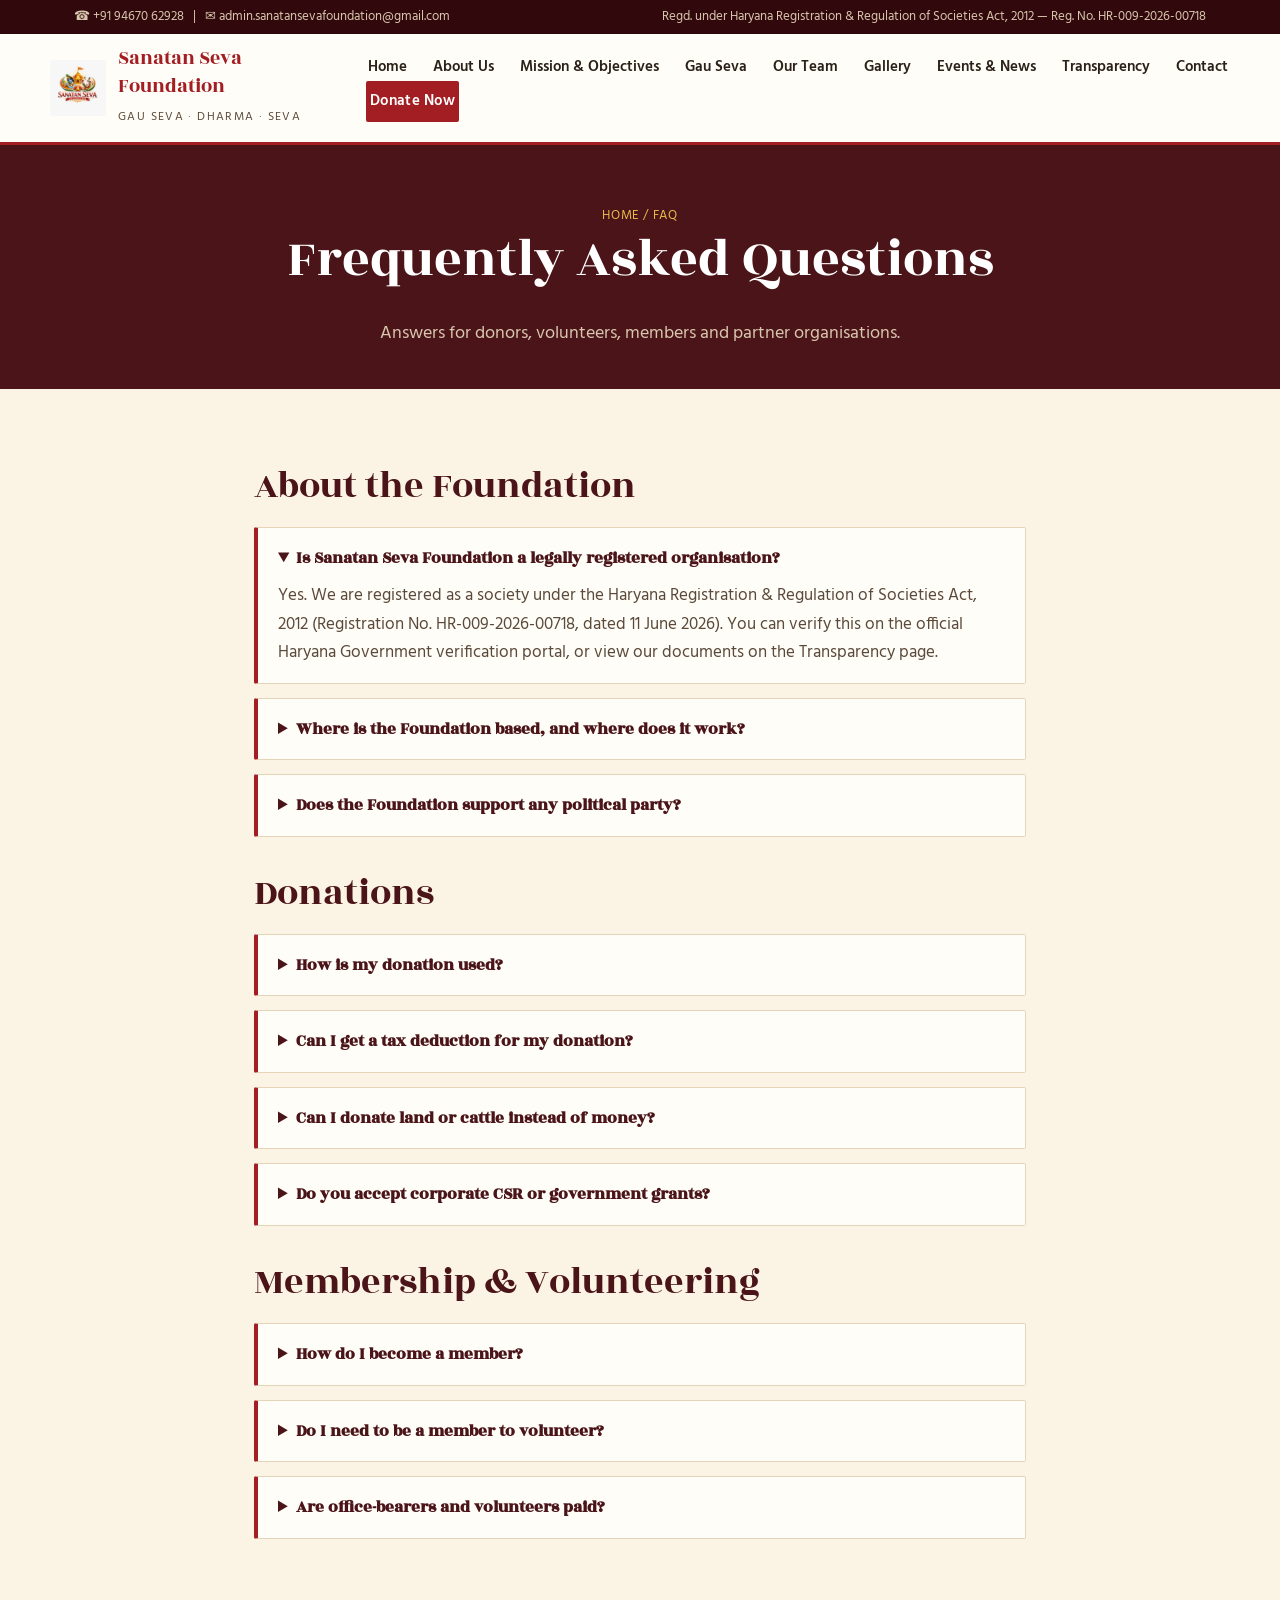
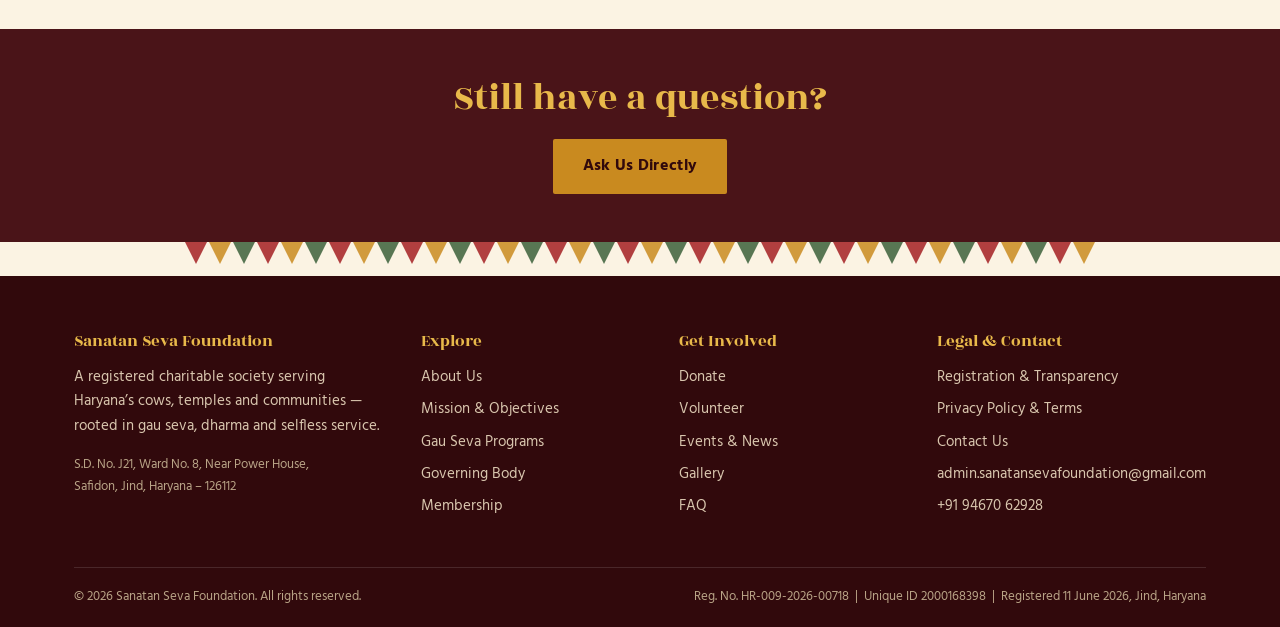
<file: faq.html>
<!DOCTYPE html>
<html lang="en">
<head>
<meta charset="UTF-8">
<meta name="viewport" content="width=device-width, initial-scale=1.0">
<title>FAQ | Sanatan Seva Foundation</title>
<meta name="description" content="Frequently asked questions about donating, volunteering and partnering with Sanatan Seva Foundation.">
<link rel="icon" href="assets/images/logo.jpg">
<link rel="stylesheet" href="assets/css/style.css">
<style>
  details{background:var(--paper);border:1px solid var(--line);border-left:4px solid var(--sindoor);border-radius:var(--radius);padding:16px 20px;margin-bottom:14px;}
  details summary{font-weight:700;cursor:pointer;font-family:var(--display);font-size:1.08rem;color:var(--maroon);}
  details[open] summary{margin-bottom:10px;}
  details p{margin:0;color:var(--ink-soft);}
</style>
</head>
<body data-page="faq.html">

<div id="site-header"></div>

<section class="page-hero">
  <div class="container">
    <span class="crumb">Home / FAQ</span>
    <h1>Frequently Asked Questions</h1>
    <p class="lede">Answers for donors, volunteers, members and partner organisations.</p>
  </div>
</section>

<section>
  <div class="container" style="max-width:820px;">
    <h2>About the Foundation</h2>
    <details open>
      <summary>Is Sanatan Seva Foundation a legally registered organisation?</summary>
      <p>Yes. We are registered as a society under the Haryana Registration &amp; Regulation of Societies Act, 2012 (Registration No. HR-009-2026-00718, dated 11 June 2026). You can verify this on the official <a href="https://dic.haryanaindustries.gov.in/verify/societyregistration/id/168398/reg/06-009-2026-00718" target="_blank" rel="noopener">Haryana Government verification portal</a>, or view our documents on the <a href="transparency.html">Transparency page</a>.</p>
    </details>
    <details>
      <summary>Where is the Foundation based, and where does it work?</summary>
      <p>Our registered office is in Safidon, Jind, Haryana. Under our Memorandum of Association, our jurisdiction covers all districts of Haryana.</p>
    </details>
    <details>
      <summary>Does the Foundation support any political party?</summary>
      <p>No. Objective 19 of our Memorandum states explicitly that the society will stay away from politics in all its work.</p>
    </details>

    <h2 style="margin-top:2.2rem;">Donations</h2>
    <details>
      <summary>How is my donation used?</summary>
      <p>Donations fund our gau seva, temple, education and community welfare programmes as described in our charter. No governing-body member, office-bearer or volunteer is paid any salary, bonus or dividend, as set out in our bye-laws.</p>
    </details>
    <details>
      <summary>Can I get a tax deduction for my donation?</summary>
      <p>We are in the process of applying for 12A and 80G registration with the Income Tax Department. Once granted, donation receipts will note the applicable certificate numbers. See our <a href="donate.html">Donate page</a> for current status.</p>
    </details>
    <details>
      <summary>Can I donate land or cattle instead of money?</summary>
      <p>Yes &mdash; gau daan (cattle donation) and bhoomi daan (land donation) are explicitly recognised under Objective 13 of our Memorandum. Contact us to arrange this.</p>
    </details>
    <details>
      <summary>Do you accept corporate CSR or government grants?</summary>
      <p>Yes. We welcome CSR and government partnerships, particularly for gaushala infrastructure and the mobile ambulance project. Reach out via our <a href="contact.html">Contact page</a> and we'll share our documentation for review.</p>
    </details>

    <h2 style="margin-top:2.2rem;">Membership &amp; Volunteering</h2>
    <details>
      <summary>How do I become a member?</summary>
      <p>Membership is open to individuals aged 21 and above who meet the eligibility criteria in our bye-laws. See the <a href="membership.html">Membership page</a> for categories, fees and how to apply.</p>
    </details>
    <details>
      <summary>Do I need to be a member to volunteer?</summary>
      <p>No. Volunteering is open to anyone who wants to contribute time or skills; formal membership is a separate, optional step for those who want a say in the Foundation's governance.</p>
    </details>
    <details>
      <summary>Are office-bearers and volunteers paid?</summary>
      <p>No. Our bye-laws require that all governing-body members serve without pay, and nobody may spend on the society's behalf out of pocket &mdash; expenses are reimbursed only from the society's own funds.</p>
    </details>
  </div>
</section>

<section class="bg-maroon section-tight">
  <div class="container center">
    <h2>Still have a question?</h2>
    <a href="contact.html" class="btn btn-gold">Ask Us Directly</a>
  </div>
</section>

<div id="site-footer"></div>

<script src="assets/js/icons.js"></script>
<script src="assets/js/partials.js"></script>
</body>
</html>
</file>
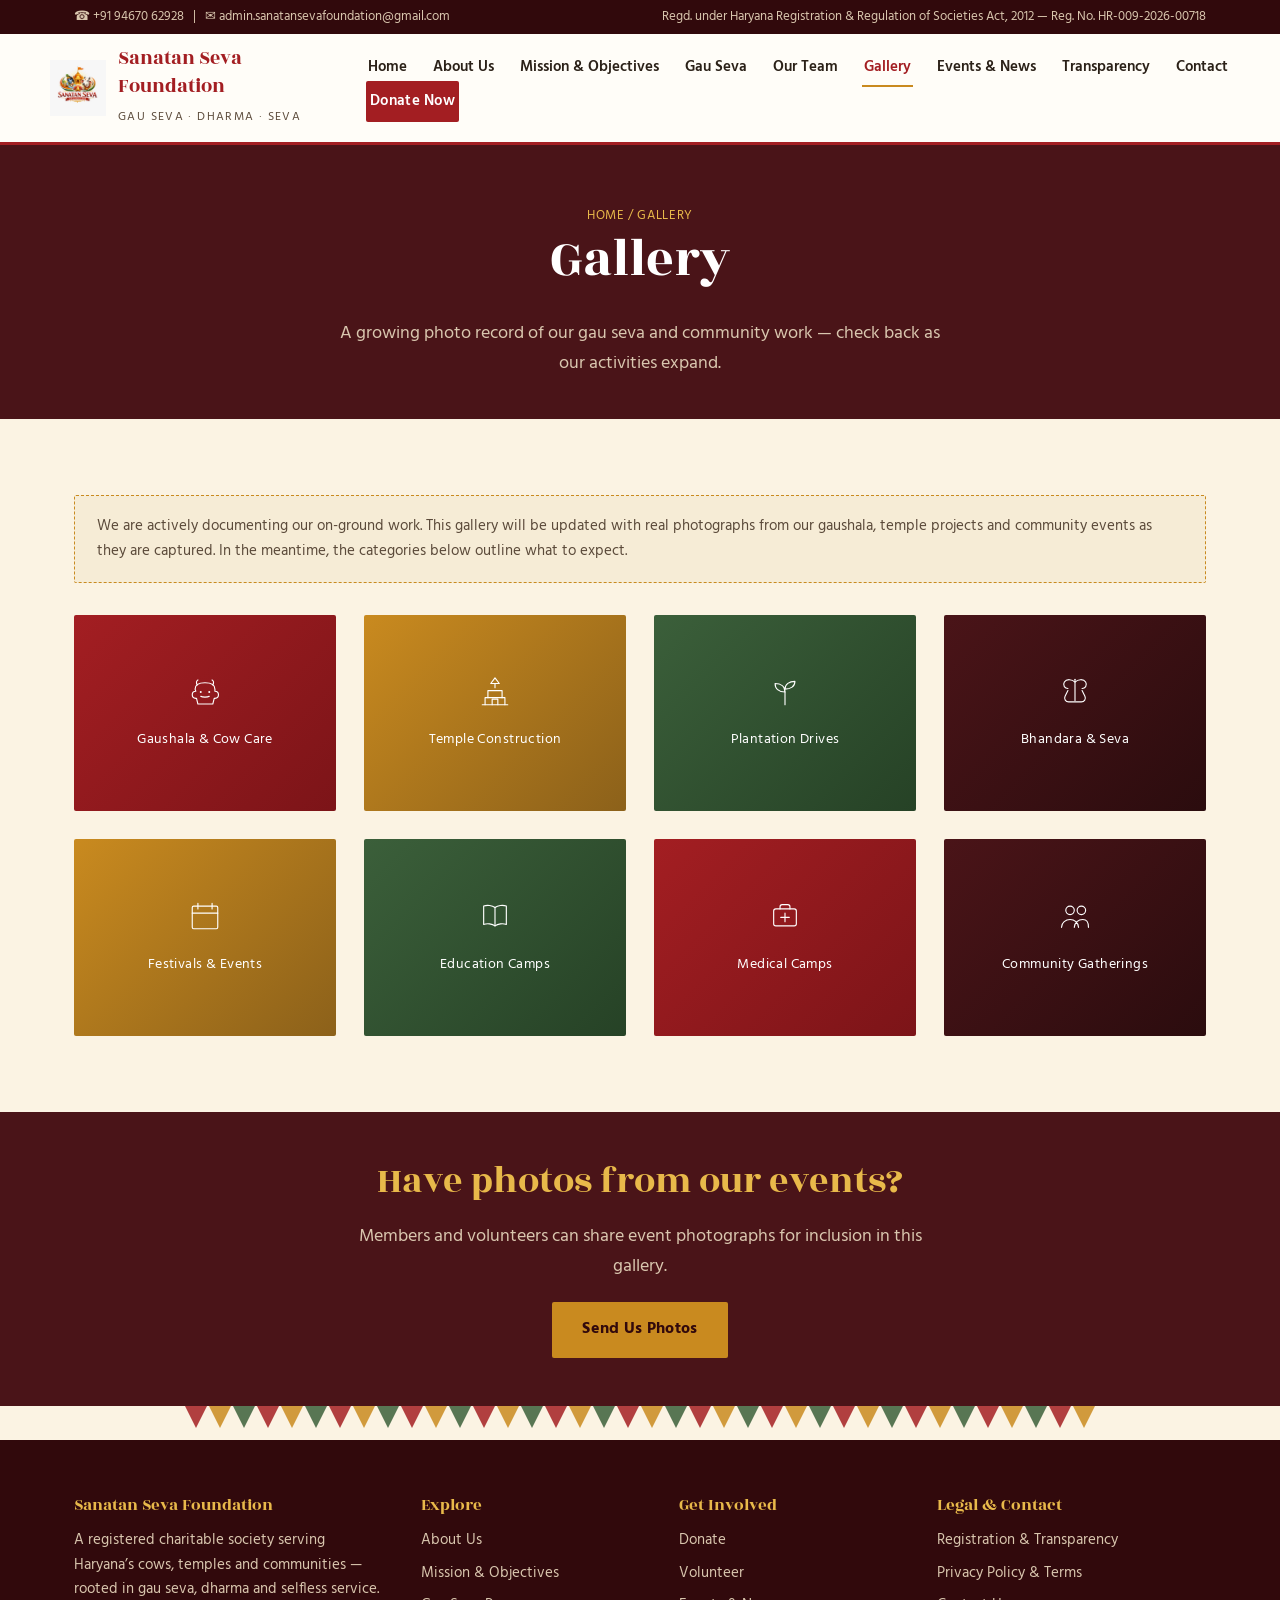
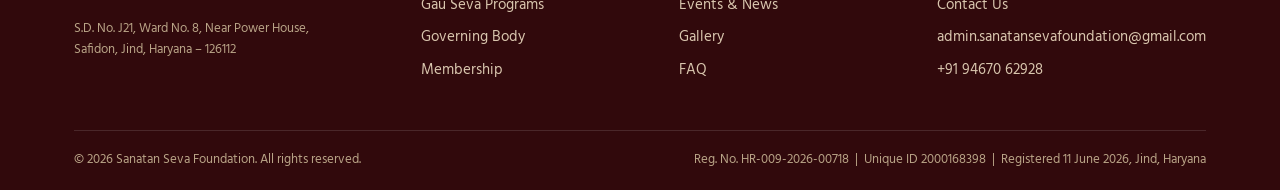
<file: gallery.html>
<!DOCTYPE html>
<html lang="en">
<head>
<meta charset="UTF-8">
<meta name="viewport" content="width=device-width, initial-scale=1.0">
<title>Gallery | Sanatan Seva Foundation</title>
<meta name="description" content="Photos and moments from Sanatan Seva Foundation's gau seva and community programs in Safidon, Jind, Haryana.">
<link rel="icon" href="assets/images/logo.jpg">
<link rel="stylesheet" href="assets/css/style.css">
<style>
  .tile{
    aspect-ratio:4/3;border-radius:var(--radius);display:flex;flex-direction:column;
    align-items:center;justify-content:center;gap:10px;color:#fff;text-align:center;padding:16px;
  }
  .tile span{font-size:.85rem;letter-spacing:.03em;}
  .t1{background:linear-gradient(135deg,#A31E22,#7C1418);}
  .t2{background:linear-gradient(135deg,#C98A1F,#8C611A);}
  .t3{background:linear-gradient(135deg,#3B5F3A,#264226);}
  .t4{background:linear-gradient(135deg,#4A1418,#2B0C0E);}
</style>
</head>
<body data-page="gallery.html">

<div id="site-header"></div>

<section class="page-hero">
  <div class="container">
    <span class="crumb">Home / Gallery</span>
    <h1>Gallery</h1>
    <p class="lede">A growing photo record of our gau seva and community work &mdash; check back as our activities expand.</p>
  </div>
</section>

<section>
  <div class="container">
    <div class="note-box" style="margin-bottom:2rem;">
      We are actively documenting our on-ground work. This gallery will be updated with real photographs from our gaushala, temple projects and community events as they are captured. In the meantime, the categories below outline what to expect.
    </div>
    <div class="grid grid-4">
      <div class="tile t1"><div class="icon" data-icon="cow" style="color:#fff;"></div><span>Gaushala &amp; Cow Care</span></div>
      <div class="tile t2"><div class="icon" data-icon="temple" style="color:#fff;"></div><span>Temple Construction</span></div>
      <div class="tile t3"><div class="icon" data-icon="sprout" style="color:#fff;"></div><span>Plantation Drives</span></div>
      <div class="tile t4"><div class="icon" data-icon="hands" style="color:#fff;"></div><span>Bhandara &amp; Seva</span></div>
      <div class="tile t2"><div class="icon" data-icon="calendar" style="color:#fff;"></div><span>Festivals &amp; Events</span></div>
      <div class="tile t3"><div class="icon" data-icon="book" style="color:#fff;"></div><span>Education Camps</span></div>
      <div class="tile t1"><div class="icon" data-icon="medical" style="color:#fff;"></div><span>Medical Camps</span></div>
      <div class="tile t4"><div class="icon" data-icon="users" style="color:#fff;"></div><span>Community Gatherings</span></div>
    </div>
  </div>
</section>

<section class="bg-maroon section-tight">
  <div class="container center">
    <h2>Have photos from our events?</h2>
    <p class="lede" style="margin:0 auto 1.2rem;color:#D9C6AE;">Members and volunteers can share event photographs for inclusion in this gallery.</p>
    <a href="contact.html" class="btn btn-gold">Send Us Photos</a>
  </div>
</section>

<div id="site-footer"></div>

<script src="assets/js/icons.js"></script>
<script src="assets/js/partials.js"></script>
</body>
</html>
</file>
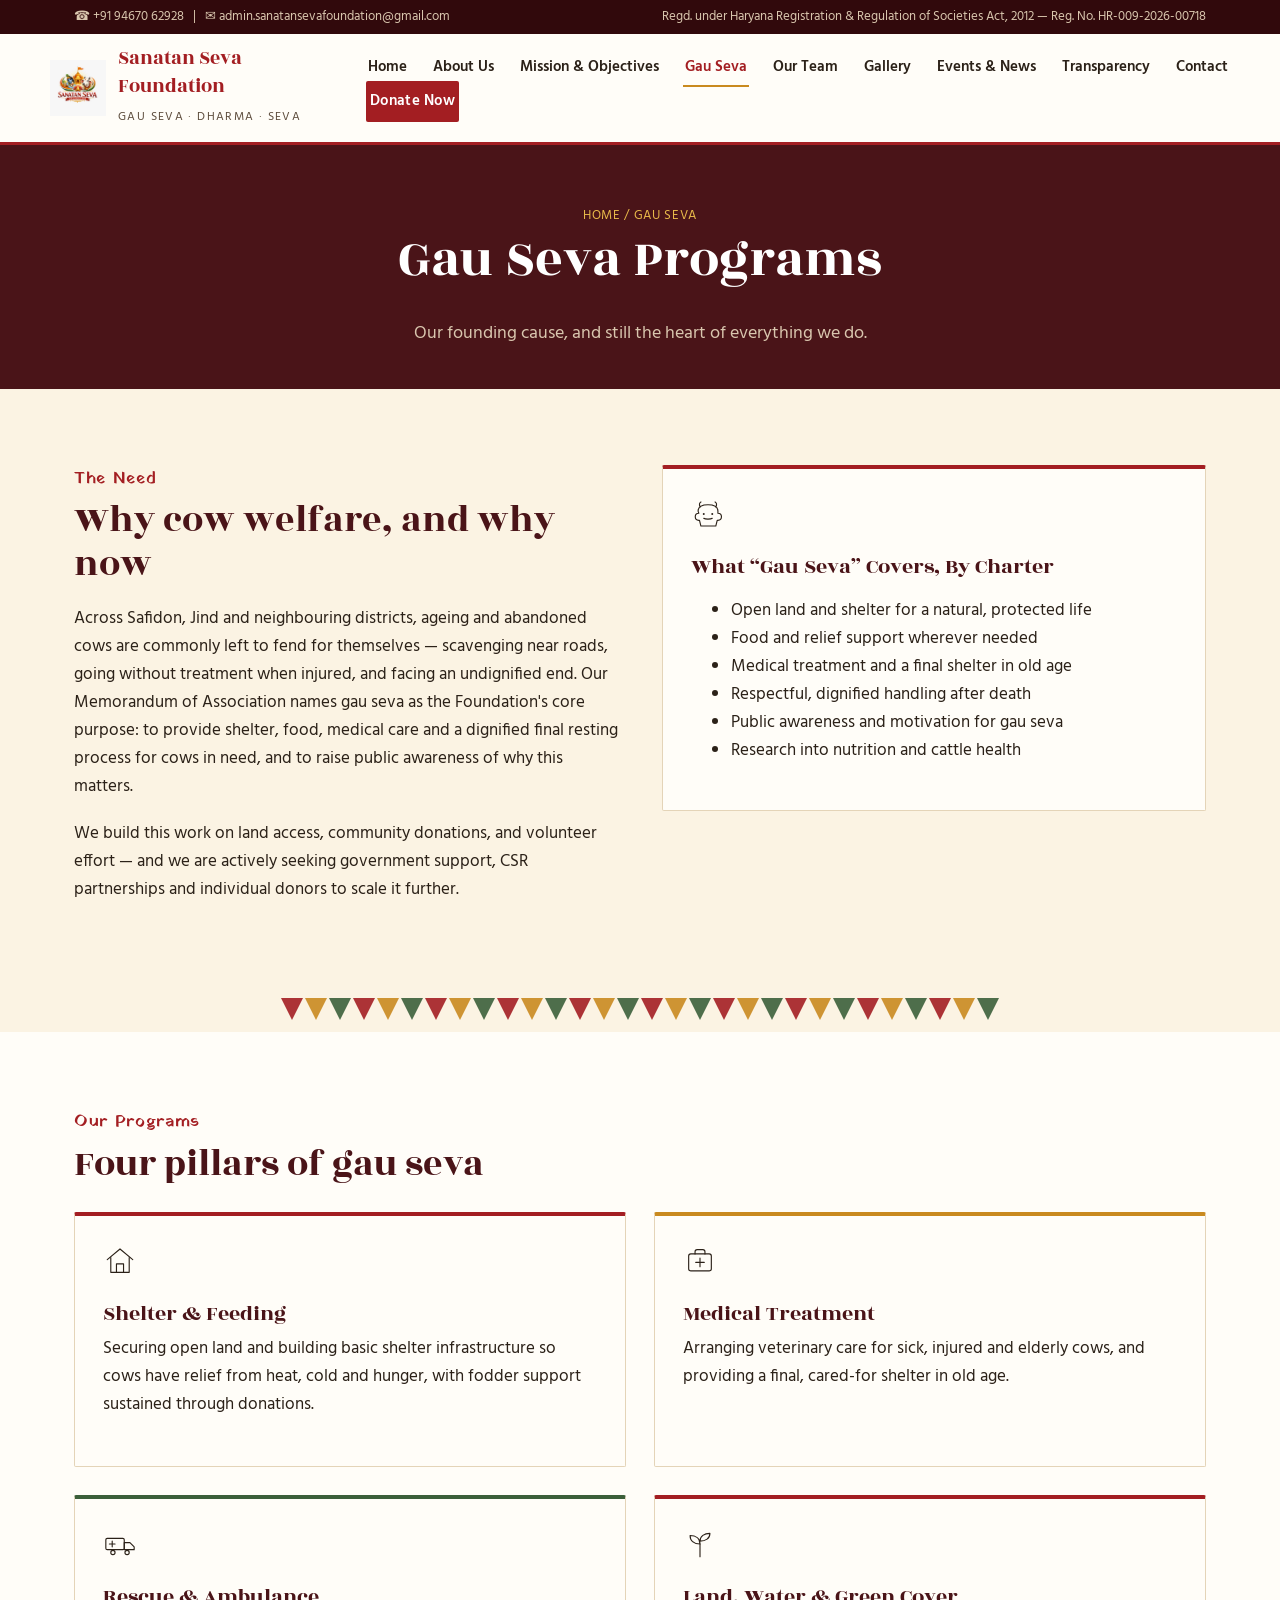
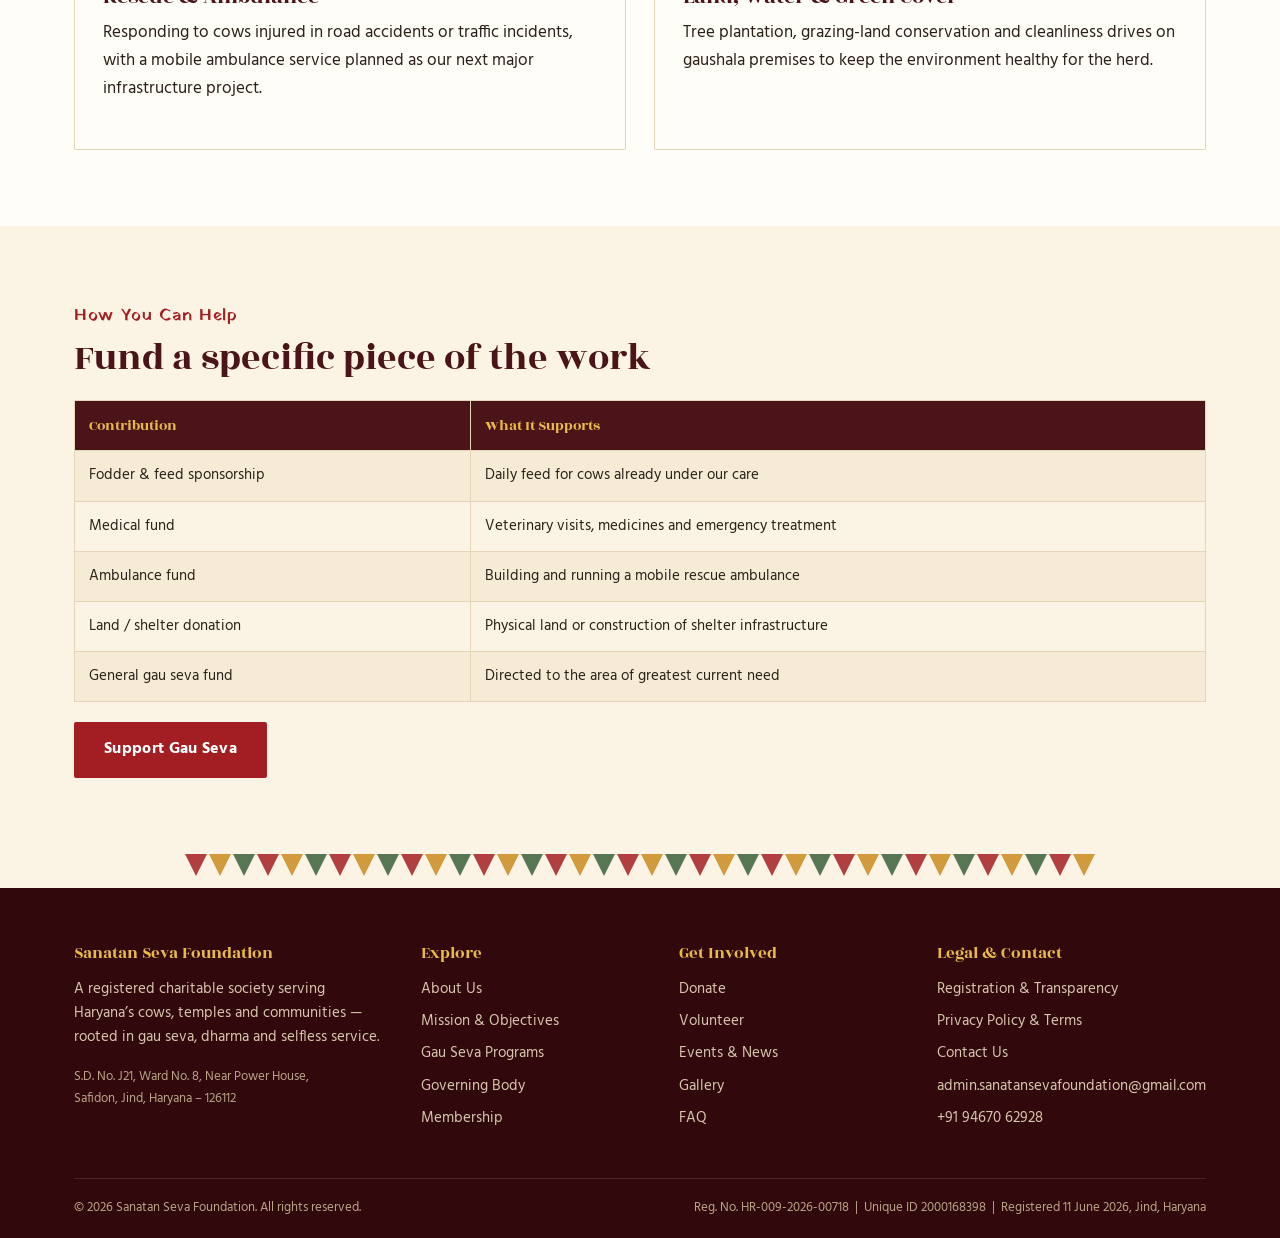
<file: gau-seva.html>
<!DOCTYPE html>
<html lang="en">
<head>
<meta charset="UTF-8">
<meta name="viewport" content="width=device-width, initial-scale=1.0">
<title>Gau Seva Programs | Sanatan Seva Foundation</title>
<meta name="description" content="How Sanatan Seva Foundation cares for cows across Haryana: shelter, medical treatment, rescue ambulance, and awareness programs.">
<link rel="icon" href="assets/images/logo.jpg">
<link rel="stylesheet" href="assets/css/style.css">
</head>
<body data-page="gau-seva.html">

<div id="site-header"></div>

<section class="page-hero">
  <div class="container">
    <span class="crumb">Home / Gau Seva</span>
    <h1>Gau Seva Programs</h1>
    <p class="lede">Our founding cause, and still the heart of everything we do.</p>
  </div>
</section>

<section>
  <div class="container two-col">
    <div>
      <span class="eyebrow">The Need</span>
      <h2>Why cow welfare, and why now</h2>
      <p>Across Safidon, Jind and neighbouring districts, ageing and abandoned cows are commonly left to fend for themselves &mdash; scavenging near roads, going without treatment when injured, and facing an undignified end. Our Memorandum of Association names gau seva as the Foundation's core purpose: to provide shelter, food, medical care and a dignified final resting process for cows in need, and to raise public awareness of why this matters.</p>
      <p>We build this work on land access, community donations, and volunteer effort &mdash; and we are actively seeking government support, CSR partnerships and individual donors to scale it further.</p>
    </div>
    <div class="card">
      <div class="icon" data-icon="cow"></div>
      <h3>What &ldquo;Gau Seva&rdquo; Covers, By Charter</h3>
      <ul>
        <li>Open land and shelter for a natural, protected life</li>
        <li>Food and relief support wherever needed</li>
        <li>Medical treatment and a final shelter in old age</li>
        <li>Respectful, dignified handling after death</li>
        <li>Public awareness and motivation for gau seva</li>
        <li>Research into nutrition and cattle health</li>
      </ul>
    </div>
  </div>
</section>

<div class="toran"><span></span><span></span><span></span><span></span><span></span><span></span><span></span><span></span><span></span><span></span><span></span><span></span><span></span><span></span><span></span><span></span><span></span><span></span><span></span><span></span><span></span><span></span><span></span><span></span><span></span><span></span><span></span><span></span><span></span><span></span></div>

<section class="bg-paper">
  <div class="container">
    <span class="eyebrow">Our Programs</span>
    <h2>Four pillars of gau seva</h2>
    <div class="grid grid-2" style="margin-top:1.6rem;">
      <div class="card">
        <div class="icon" data-icon="home"></div>
        <h3>Shelter &amp; Feeding</h3>
        <p>Securing open land and building basic shelter infrastructure so cows have relief from heat, cold and hunger, with fodder support sustained through donations.</p>
      </div>
      <div class="card gold">
        <div class="icon" data-icon="medical"></div>
        <h3>Medical Treatment</h3>
        <p>Arranging veterinary care for sick, injured and elderly cows, and providing a final, cared-for shelter in old age.</p>
      </div>
      <div class="card green">
        <div class="icon" data-icon="ambulance"></div>
        <h3>Rescue &amp; Ambulance</h3>
        <p>Responding to cows injured in road accidents or traffic incidents, with a mobile ambulance service planned as our next major infrastructure project.</p>
      </div>
      <div class="card">
        <div class="icon" data-icon="sprout"></div>
        <h3>Land, Water &amp; Green Cover</h3>
        <p>Tree plantation, grazing-land conservation and cleanliness drives on gaushala premises to keep the environment healthy for the herd.</p>
      </div>
    </div>
  </div>
</section>

<section>
  <div class="container">
    <span class="eyebrow">How You Can Help</span>
    <h2>Fund a specific piece of the work</h2>
    <table>
      <tr><th>Contribution</th><th>What It Supports</th></tr>
      <tr><td>Fodder &amp; feed sponsorship</td><td>Daily feed for cows already under our care</td></tr>
      <tr><td>Medical fund</td><td>Veterinary visits, medicines and emergency treatment</td></tr>
      <tr><td>Ambulance fund</td><td>Building and running a mobile rescue ambulance</td></tr>
      <tr><td>Land / shelter donation</td><td>Physical land or construction of shelter infrastructure</td></tr>
      <tr><td>General gau seva fund</td><td>Directed to the area of greatest current need</td></tr>
    </table>
    <a href="donate.html" class="btn btn-primary">Support Gau Seva</a>
  </div>
</section>

<div id="site-footer"></div>

<script src="assets/js/icons.js"></script>
<script src="assets/js/partials.js"></script>
</body>
</html>
</file>
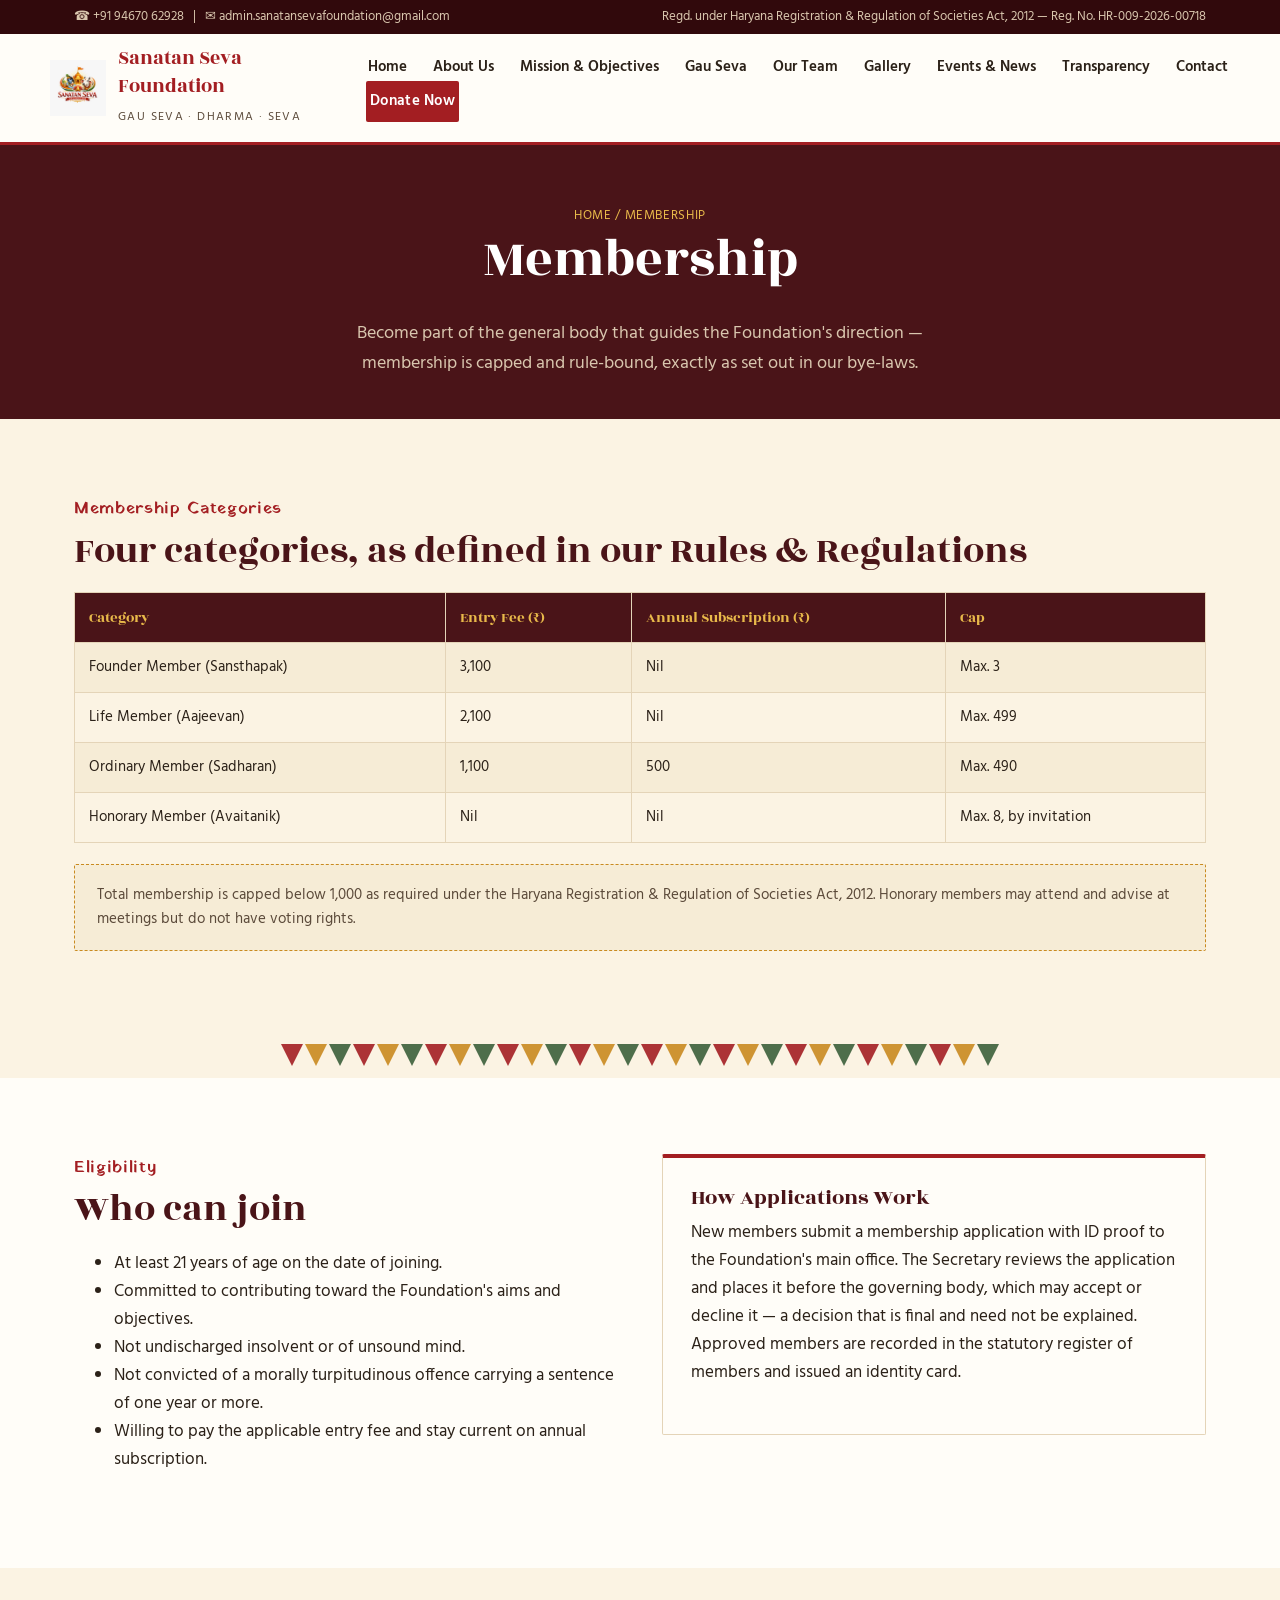
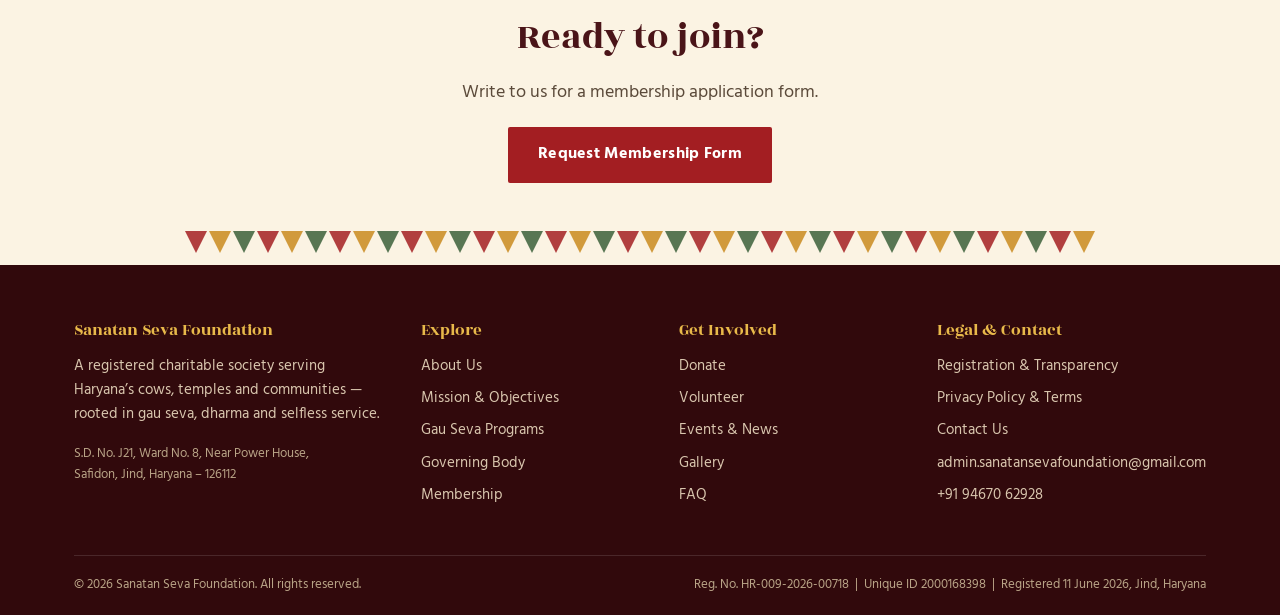
<file: membership.html>
<!DOCTYPE html>
<html lang="en">
<head>
<meta charset="UTF-8">
<meta name="viewport" content="width=device-width, initial-scale=1.0">
<title>Membership | Sanatan Seva Foundation</title>
<meta name="description" content="Membership categories, fees and eligibility for joining Sanatan Seva Foundation, as set out in our bye-laws.">
<link rel="icon" href="assets/images/logo.jpg">
<link rel="stylesheet" href="assets/css/style.css">
</head>
<body data-page="membership.html">

<div id="site-header"></div>

<section class="page-hero">
  <div class="container">
    <span class="crumb">Home / Membership</span>
    <h1>Membership</h1>
    <p class="lede">Become part of the general body that guides the Foundation's direction &mdash; membership is capped and rule-bound, exactly as set out in our bye-laws.</p>
  </div>
</section>

<section>
  <div class="container">
    <span class="eyebrow">Membership Categories</span>
    <h2>Four categories, as defined in our Rules &amp; Regulations</h2>
    <table style="margin-top:1rem;">
      <tr><th>Category</th><th>Entry Fee (&#8377;)</th><th>Annual Subscription (&#8377;)</th><th>Cap</th></tr>
      <tr><td>Founder Member (Sansthapak)</td><td>3,100</td><td>Nil</td><td>Max. 3</td></tr>
      <tr><td>Life Member (Aajeevan)</td><td>2,100</td><td>Nil</td><td>Max. 499</td></tr>
      <tr><td>Ordinary Member (Sadharan)</td><td>1,100</td><td>500</td><td>Max. 490</td></tr>
      <tr><td>Honorary Member (Avaitanik)</td><td>Nil</td><td>Nil</td><td>Max. 8, by invitation</td></tr>
    </table>
    <p class="note-box">Total membership is capped below 1,000 as required under the Haryana Registration &amp; Regulation of Societies Act, 2012. Honorary members may attend and advise at meetings but do not have voting rights.</p>
  </div>
</section>

<div class="toran"><span></span><span></span><span></span><span></span><span></span><span></span><span></span><span></span><span></span><span></span><span></span><span></span><span></span><span></span><span></span><span></span><span></span><span></span><span></span><span></span><span></span><span></span><span></span><span></span><span></span><span></span><span></span><span></span><span></span><span></span></div>

<section class="bg-paper">
  <div class="container two-col">
    <div>
      <span class="eyebrow">Eligibility</span>
      <h2>Who can join</h2>
      <ul>
        <li>At least 21 years of age on the date of joining.</li>
        <li>Committed to contributing toward the Foundation's aims and objectives.</li>
        <li>Not undischarged insolvent or of unsound mind.</li>
        <li>Not convicted of a morally turpitudinous offence carrying a sentence of one year or more.</li>
        <li>Willing to pay the applicable entry fee and stay current on annual subscription.</li>
      </ul>
    </div>
    <div class="card">
      <h3>How Applications Work</h3>
      <p>New members submit a membership application with ID proof to the Foundation's main office. The Secretary reviews the application and places it before the governing body, which may accept or decline it &mdash; a decision that is final and need not be explained. Approved members are recorded in the statutory register of members and issued an identity card.</p>
    </div>
  </div>
</section>

<section class="section-tight">
  <div class="container center">
    <h2>Ready to join?</h2>
    <p class="lede" style="margin:0 auto 1.2rem;">Write to us for a membership application form.</p>
    <a href="mailto:admin.sanatansevafoundation@gmail.com?subject=Membership%20Application" class="btn btn-primary">Request Membership Form</a>
  </div>
</section>

<div id="site-footer"></div>

<script src="assets/js/icons.js"></script>
<script src="assets/js/partials.js"></script>
</body>
</html>
</file>
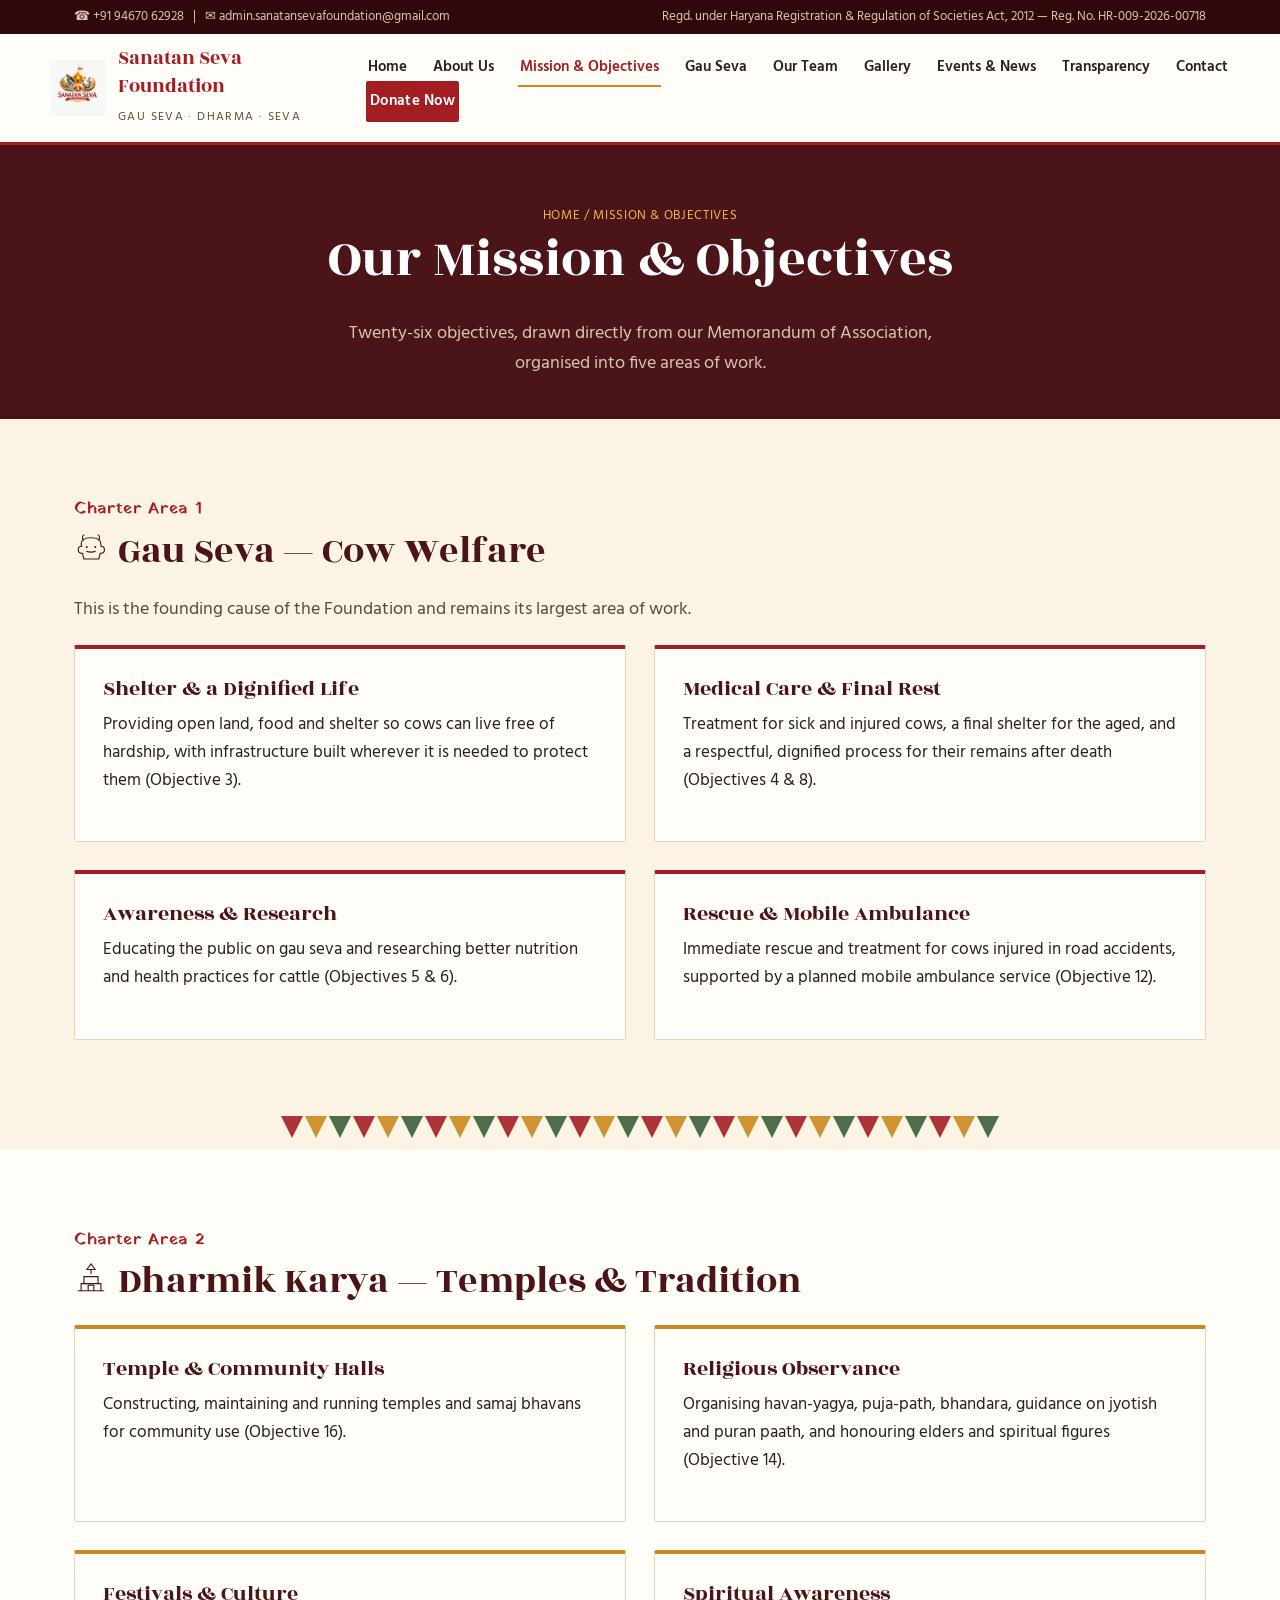
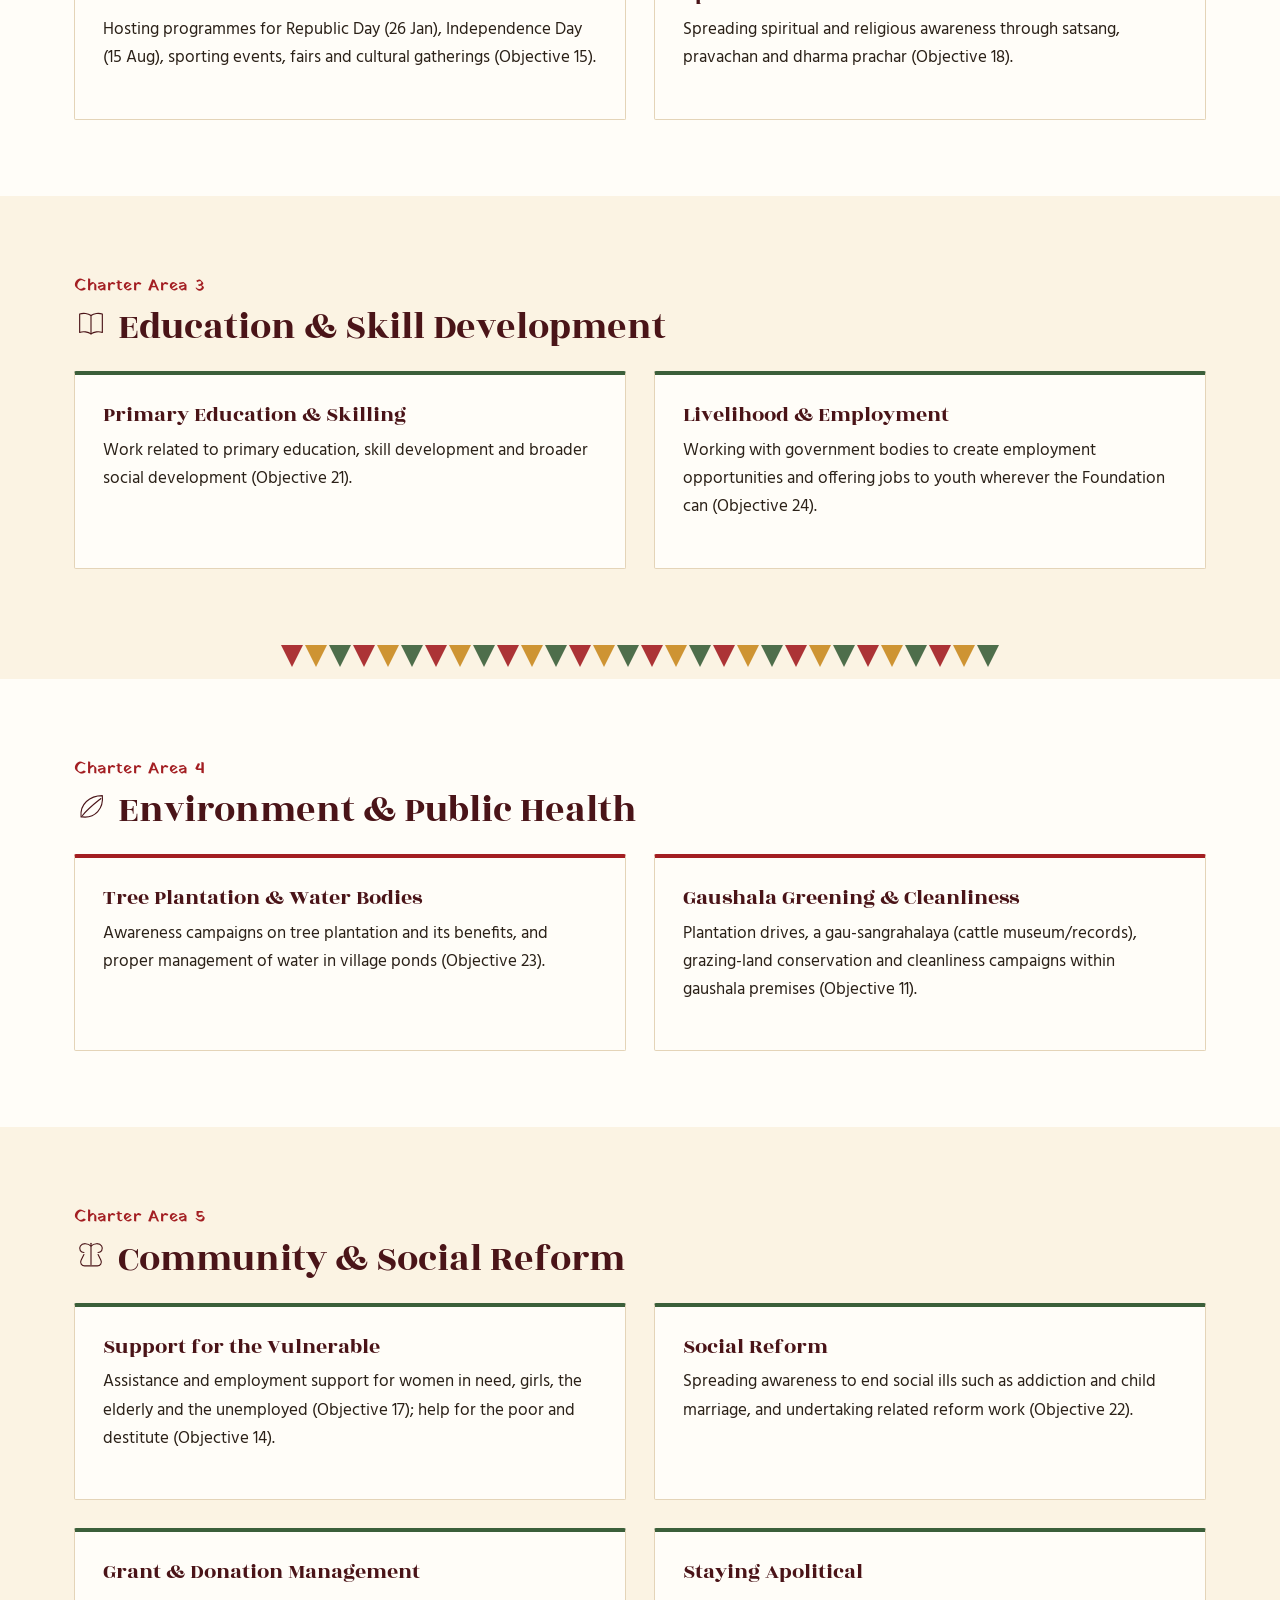
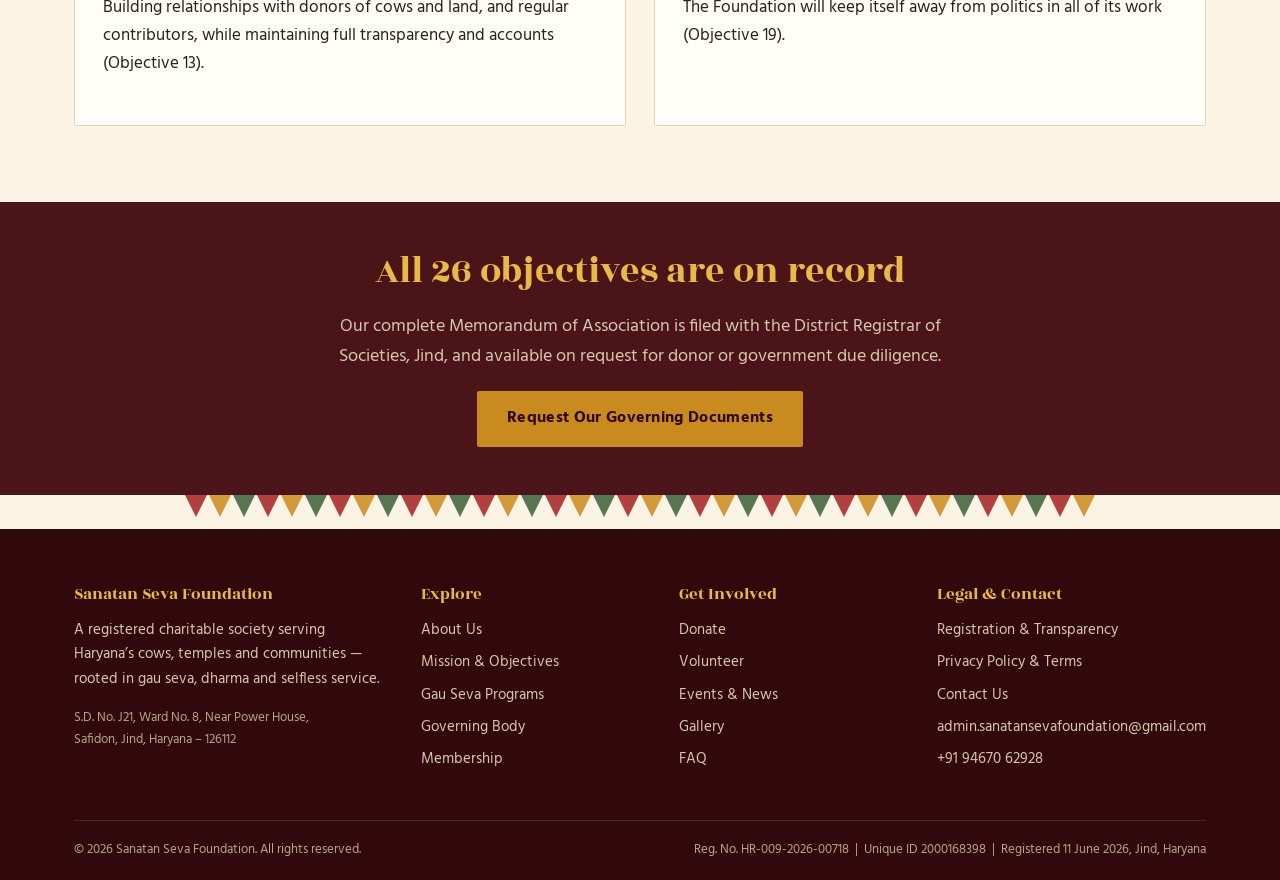
<file: mission.html>
<!DOCTYPE html>
<html lang="en">
<head>
<meta charset="UTF-8">
<meta name="viewport" content="width=device-width, initial-scale=1.0">
<title>Mission &amp; Objectives | Sanatan Seva Foundation</title>
<meta name="description" content="The 26 objectives of Sanatan Seva Foundation's Memorandum of Association, grouped into cow welfare, dharmik work, education, environment and community welfare.">
<link rel="icon" href="assets/images/logo.jpg">
<link rel="stylesheet" href="assets/css/style.css">
</head>
<body data-page="mission.html">

<div id="site-header"></div>

<section class="page-hero">
  <div class="container">
    <span class="crumb">Home / Mission &amp; Objectives</span>
    <h1>Our Mission &amp; Objectives</h1>
    <p class="lede">Twenty-six objectives, drawn directly from our Memorandum of Association, organised into five areas of work.</p>
  </div>
</section>

<section>
  <div class="container">
    <span class="eyebrow">Charter Area 1</span>
    <h2><span class="icon" data-icon="cow" style="display:inline-block;vertical-align:middle;margin-right:10px;"></span>Gau Seva &mdash; Cow Welfare</h2>
    <p class="lede">This is the founding cause of the Foundation and remains its largest area of work.</p>
    <div class="grid grid-2" style="margin-top:1.2rem;">
      <div class="card">
        <h3>Shelter &amp; a Dignified Life</h3>
        <p>Providing open land, food and shelter so cows can live free of hardship, with infrastructure built wherever it is needed to protect them (Objective 3).</p>
      </div>
      <div class="card">
        <h3>Medical Care &amp; Final Rest</h3>
        <p>Treatment for sick and injured cows, a final shelter for the aged, and a respectful, dignified process for their remains after death (Objectives 4 &amp; 8).</p>
      </div>
      <div class="card">
        <h3>Awareness &amp; Research</h3>
        <p>Educating the public on gau seva and researching better nutrition and health practices for cattle (Objectives 5 &amp; 6).</p>
      </div>
      <div class="card">
        <h3>Rescue &amp; Mobile Ambulance</h3>
        <p>Immediate rescue and treatment for cows injured in road accidents, supported by a planned mobile ambulance service (Objective 12).</p>
      </div>
    </div>
  </div>
</section>

<div class="toran"><span></span><span></span><span></span><span></span><span></span><span></span><span></span><span></span><span></span><span></span><span></span><span></span><span></span><span></span><span></span><span></span><span></span><span></span><span></span><span></span><span></span><span></span><span></span><span></span><span></span><span></span><span></span><span></span><span></span><span></span></div>

<section class="bg-paper">
  <div class="container">
    <span class="eyebrow">Charter Area 2</span>
    <h2><span class="icon" data-icon="temple" style="display:inline-block;vertical-align:middle;margin-right:10px;"></span>Dharmik Karya &mdash; Temples &amp; Tradition</h2>
    <div class="grid grid-2" style="margin-top:1.2rem;">
      <div class="card gold">
        <h3>Temple &amp; Community Halls</h3>
        <p>Constructing, maintaining and running temples and samaj bhavans for community use (Objective 16).</p>
      </div>
      <div class="card gold">
        <h3>Religious Observance</h3>
        <p>Organising havan-yagya, puja-path, bhandara, guidance on jyotish and puran paath, and honouring elders and spiritual figures (Objective 14).</p>
      </div>
      <div class="card gold">
        <h3>Festivals &amp; Culture</h3>
        <p>Hosting programmes for Republic Day (26 Jan), Independence Day (15 Aug), sporting events, fairs and cultural gatherings (Objective 15).</p>
      </div>
      <div class="card gold">
        <h3>Spiritual Awareness</h3>
        <p>Spreading spiritual and religious awareness through satsang, pravachan and dharma prachar (Objective 18).</p>
      </div>
    </div>
  </div>
</section>

<section>
  <div class="container">
    <span class="eyebrow">Charter Area 3</span>
    <h2><span class="icon" data-icon="book" style="display:inline-block;vertical-align:middle;margin-right:10px;"></span>Education &amp; Skill Development</h2>
    <div class="grid grid-2" style="margin-top:1.2rem;">
      <div class="card green">
        <h3>Primary Education &amp; Skilling</h3>
        <p>Work related to primary education, skill development and broader social development (Objective 21).</p>
      </div>
      <div class="card green">
        <h3>Livelihood &amp; Employment</h3>
        <p>Working with government bodies to create employment opportunities and offering jobs to youth wherever the Foundation can (Objective 24).</p>
      </div>
    </div>
  </div>
</section>

<div class="toran"><span></span><span></span><span></span><span></span><span></span><span></span><span></span><span></span><span></span><span></span><span></span><span></span><span></span><span></span><span></span><span></span><span></span><span></span><span></span><span></span><span></span><span></span><span></span><span></span><span></span><span></span><span></span><span></span><span></span><span></span></div>

<section class="bg-paper">
  <div class="container">
    <span class="eyebrow">Charter Area 4</span>
    <h2><span class="icon" data-icon="leaf" style="display:inline-block;vertical-align:middle;margin-right:10px;"></span>Environment &amp; Public Health</h2>
    <div class="grid grid-2" style="margin-top:1.2rem;">
      <div class="card">
        <h3>Tree Plantation &amp; Water Bodies</h3>
        <p>Awareness campaigns on tree plantation and its benefits, and proper management of water in village ponds (Objective 23).</p>
      </div>
      <div class="card">
        <h3>Gaushala Greening &amp; Cleanliness</h3>
        <p>Plantation drives, a gau-sangrahalaya (cattle museum/records), grazing-land conservation and cleanliness campaigns within gaushala premises (Objective 11).</p>
      </div>
    </div>
  </div>
</section>

<section>
  <div class="container">
    <span class="eyebrow">Charter Area 5</span>
    <h2><span class="icon" data-icon="hands" style="display:inline-block;vertical-align:middle;margin-right:10px;"></span>Community &amp; Social Reform</h2>
    <div class="grid grid-2" style="margin-top:1.2rem;">
      <div class="card green">
        <h3>Support for the Vulnerable</h3>
        <p>Assistance and employment support for women in need, girls, the elderly and the unemployed (Objective 17); help for the poor and destitute (Objective 14).</p>
      </div>
      <div class="card green">
        <h3>Social Reform</h3>
        <p>Spreading awareness to end social ills such as addiction and child marriage, and undertaking related reform work (Objective 22).</p>
      </div>
      <div class="card green">
        <h3>Grant &amp; Donation Management</h3>
        <p>Building relationships with donors of cows and land, and regular contributors, while maintaining full transparency and accounts (Objective 13).</p>
      </div>
      <div class="card green">
        <h3>Staying Apolitical</h3>
        <p>The Foundation will keep itself away from politics in all of its work (Objective 19).</p>
      </div>
    </div>
  </div>
</section>

<section class="bg-maroon section-tight">
  <div class="container center">
    <h2>All 26 objectives are on record</h2>
    <p class="lede" style="margin:0 auto 1.2rem;color:#D9C6AE;">Our complete Memorandum of Association is filed with the District Registrar of Societies, Jind, and available on request for donor or government due diligence.</p>
    <a href="contact.html" class="btn btn-gold">Request Our Governing Documents</a>
  </div>
</section>

<div id="site-footer"></div>

<script src="assets/js/icons.js"></script>
<script src="assets/js/partials.js"></script>
</body>
</html>
</file>
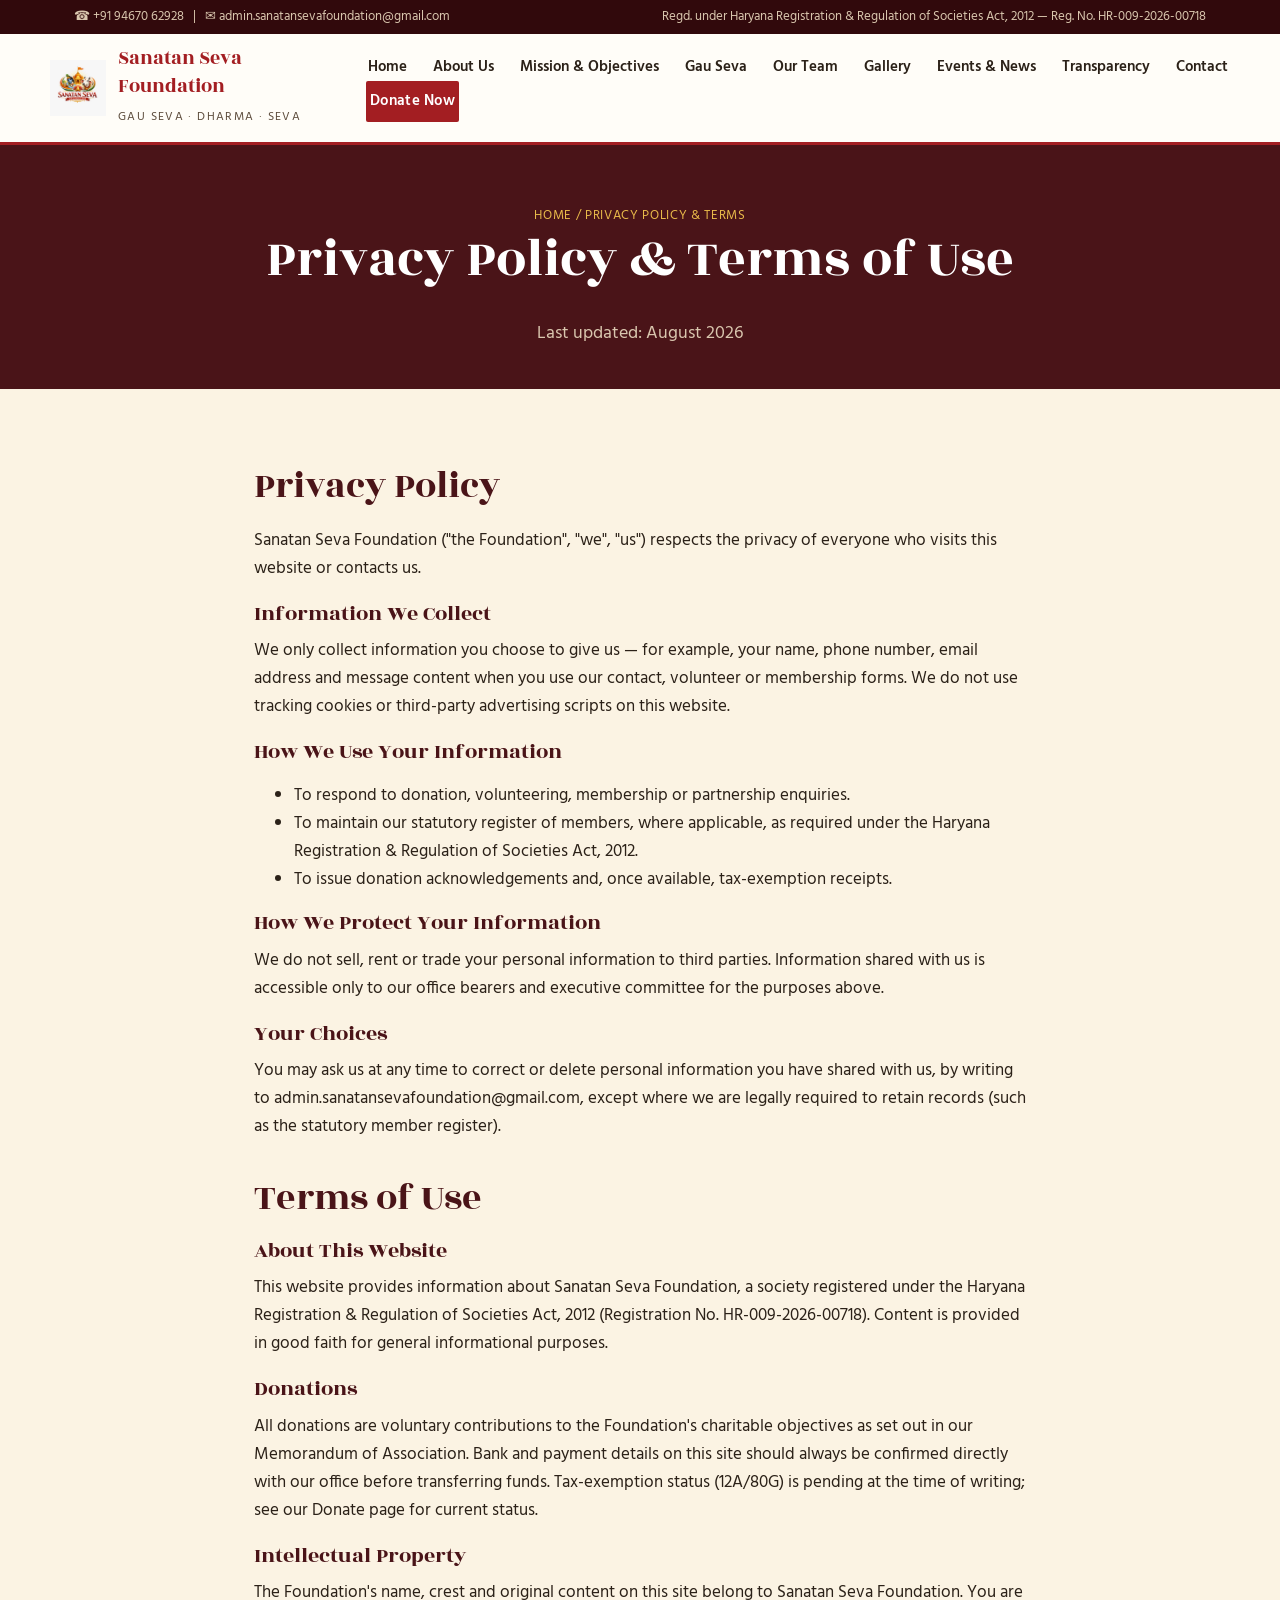
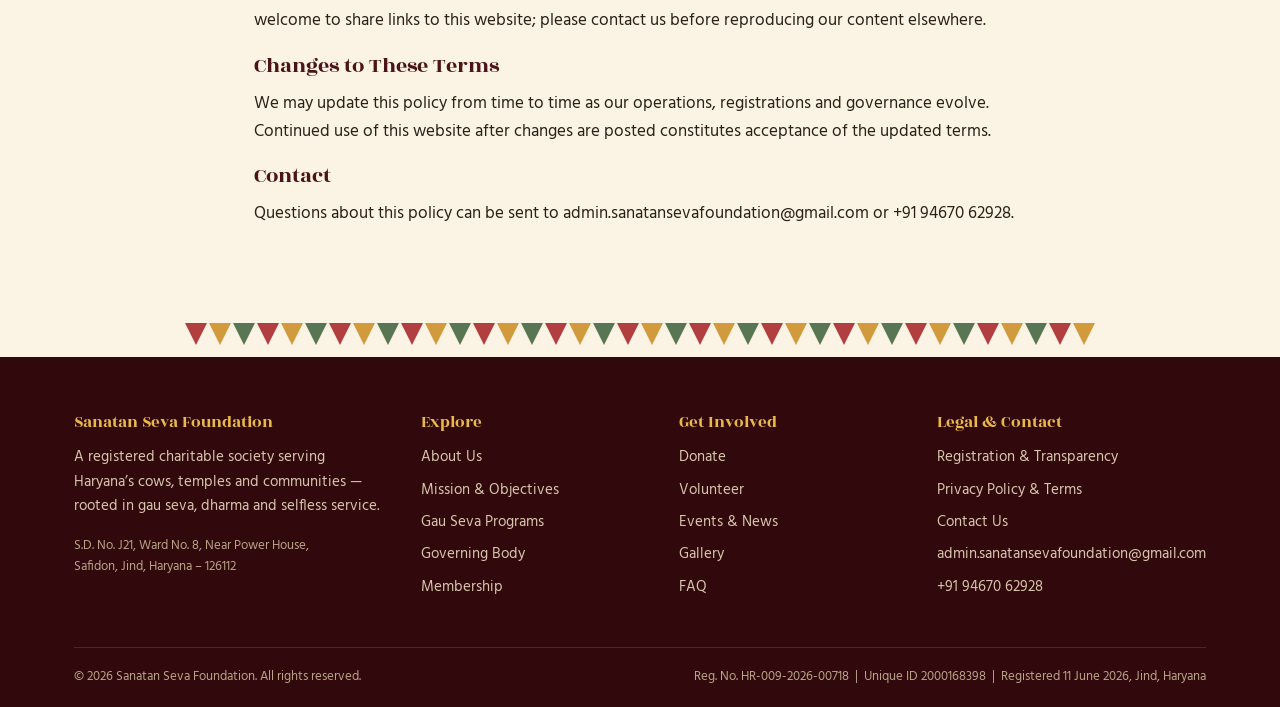
<file: privacy.html>
<!DOCTYPE html>
<html lang="en">
<head>
<meta charset="UTF-8">
<meta name="viewport" content="width=device-width, initial-scale=1.0">
<title>Privacy Policy &amp; Terms | Sanatan Seva Foundation</title>
<meta name="description" content="Privacy policy and terms of use for the Sanatan Seva Foundation website.">
<link rel="icon" href="assets/images/logo.jpg">
<link rel="stylesheet" href="assets/css/style.css">
</head>
<body data-page="privacy.html">

<div id="site-header"></div>

<section class="page-hero">
  <div class="container">
    <span class="crumb">Home / Privacy Policy &amp; Terms</span>
    <h1>Privacy Policy &amp; Terms of Use</h1>
    <p class="lede">Last updated: August 2026</p>
  </div>
</section>

<section>
  <div class="container" style="max-width:820px;">
    <h2>Privacy Policy</h2>
    <p>Sanatan Seva Foundation ("the Foundation", "we", "us") respects the privacy of everyone who visits this website or contacts us.</p>
    <h3>Information We Collect</h3>
    <p>We only collect information you choose to give us &mdash; for example, your name, phone number, email address and message content when you use our contact, volunteer or membership forms. We do not use tracking cookies or third-party advertising scripts on this website.</p>
    <h3>How We Use Your Information</h3>
    <ul>
      <li>To respond to donation, volunteering, membership or partnership enquiries.</li>
      <li>To maintain our statutory register of members, where applicable, as required under the Haryana Registration &amp; Regulation of Societies Act, 2012.</li>
      <li>To issue donation acknowledgements and, once available, tax-exemption receipts.</li>
    </ul>
    <h3>How We Protect Your Information</h3>
    <p>We do not sell, rent or trade your personal information to third parties. Information shared with us is accessible only to our office bearers and executive committee for the purposes above.</p>
    <h3>Your Choices</h3>
    <p>You may ask us at any time to correct or delete personal information you have shared with us, by writing to <a href="mailto:admin.sanatansevafoundation@gmail.com">admin.sanatansevafoundation@gmail.com</a>, except where we are legally required to retain records (such as the statutory member register).</p>

    <h2 style="margin-top:2.2rem;">Terms of Use</h2>
    <h3>About This Website</h3>
    <p>This website provides information about Sanatan Seva Foundation, a society registered under the Haryana Registration &amp; Regulation of Societies Act, 2012 (Registration No. HR-009-2026-00718). Content is provided in good faith for general informational purposes.</p>
    <h3>Donations</h3>
    <p>All donations are voluntary contributions to the Foundation's charitable objectives as set out in our Memorandum of Association. Bank and payment details on this site should always be confirmed directly with our office before transferring funds. Tax-exemption status (12A/80G) is pending at the time of writing; see our <a href="donate.html">Donate page</a> for current status.</p>
    <h3>Intellectual Property</h3>
    <p>The Foundation's name, crest and original content on this site belong to Sanatan Seva Foundation. You are welcome to share links to this website; please contact us before reproducing our content elsewhere.</p>
    <h3>Changes to These Terms</h3>
    <p>We may update this policy from time to time as our operations, registrations and governance evolve. Continued use of this website after changes are posted constitutes acceptance of the updated terms.</p>
    <h3>Contact</h3>
    <p>Questions about this policy can be sent to <a href="mailto:admin.sanatansevafoundation@gmail.com">admin.sanatansevafoundation@gmail.com</a> or <a href="tel:+919467062928">+91 94670 62928</a>.</p>
  </div>
</section>

<div id="site-footer"></div>

<script src="assets/js/icons.js"></script>
<script src="assets/js/partials.js"></script>
</body>
</html>
</file>
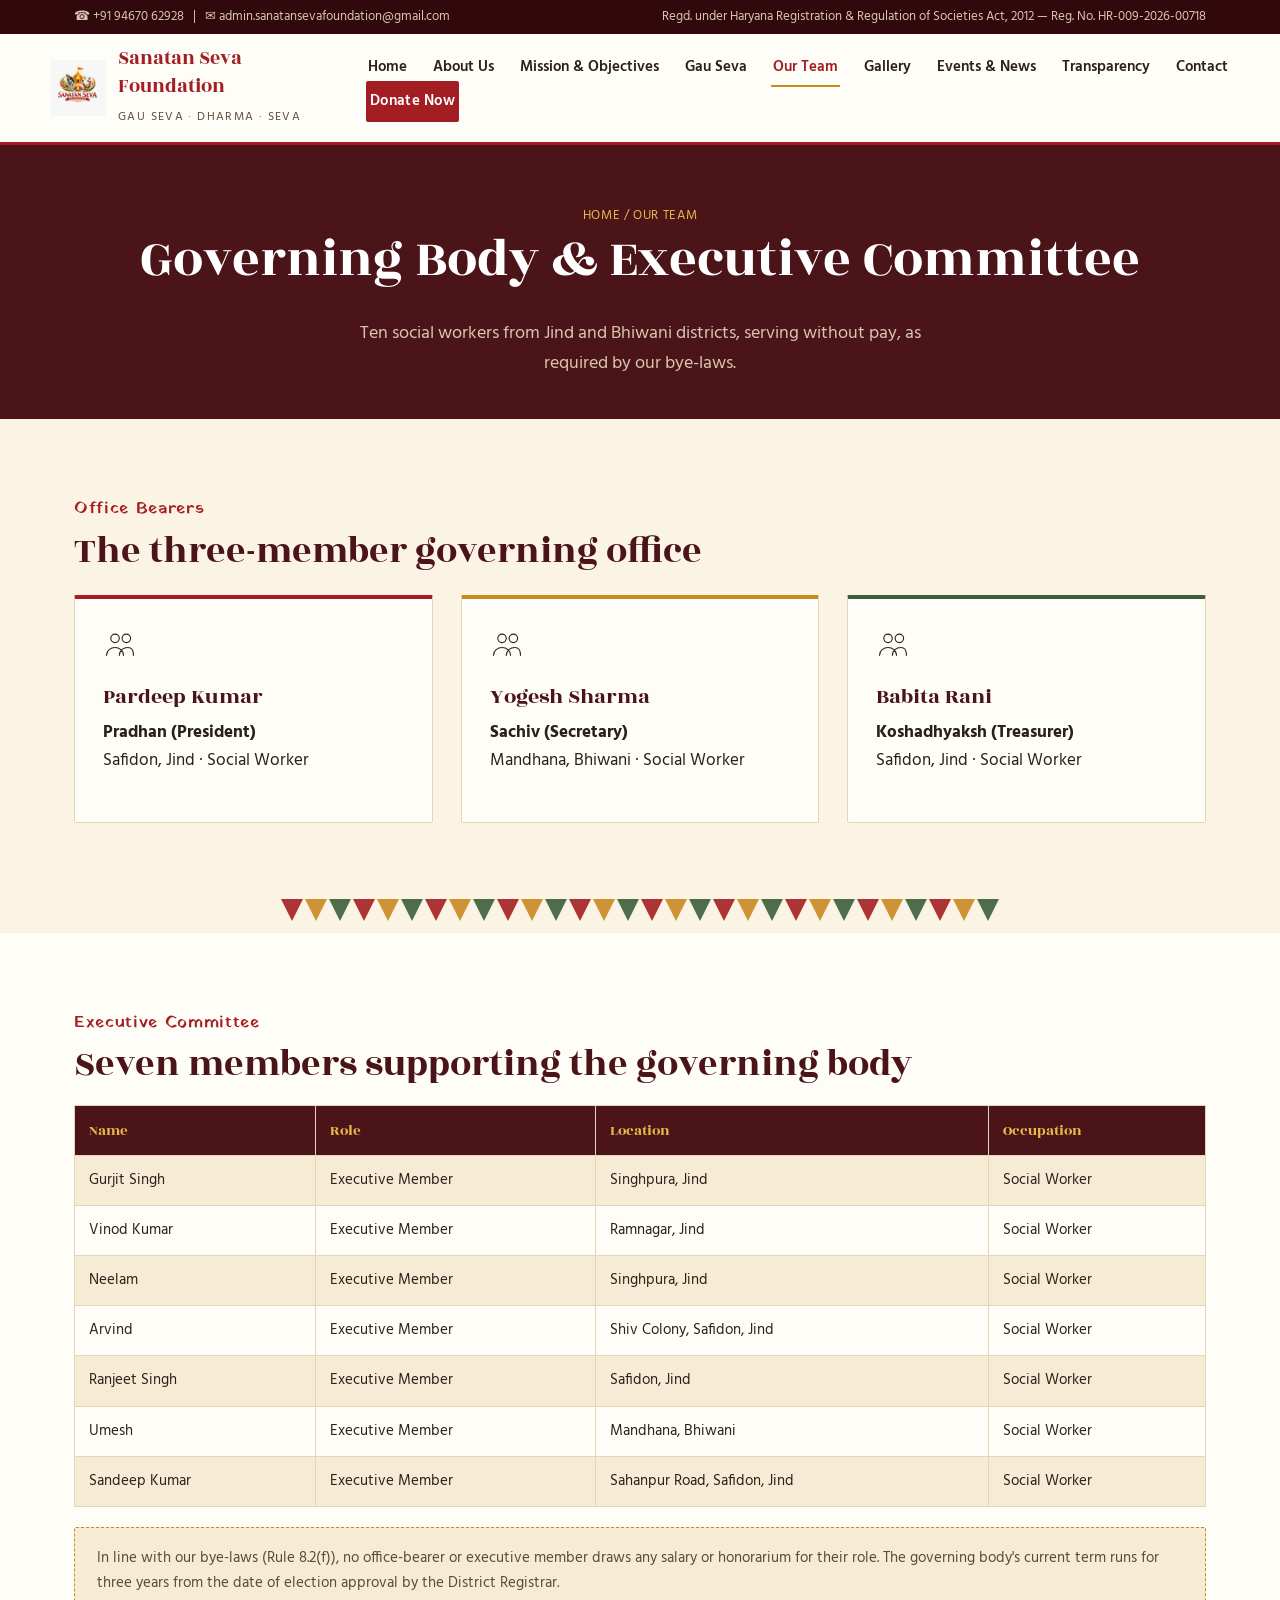
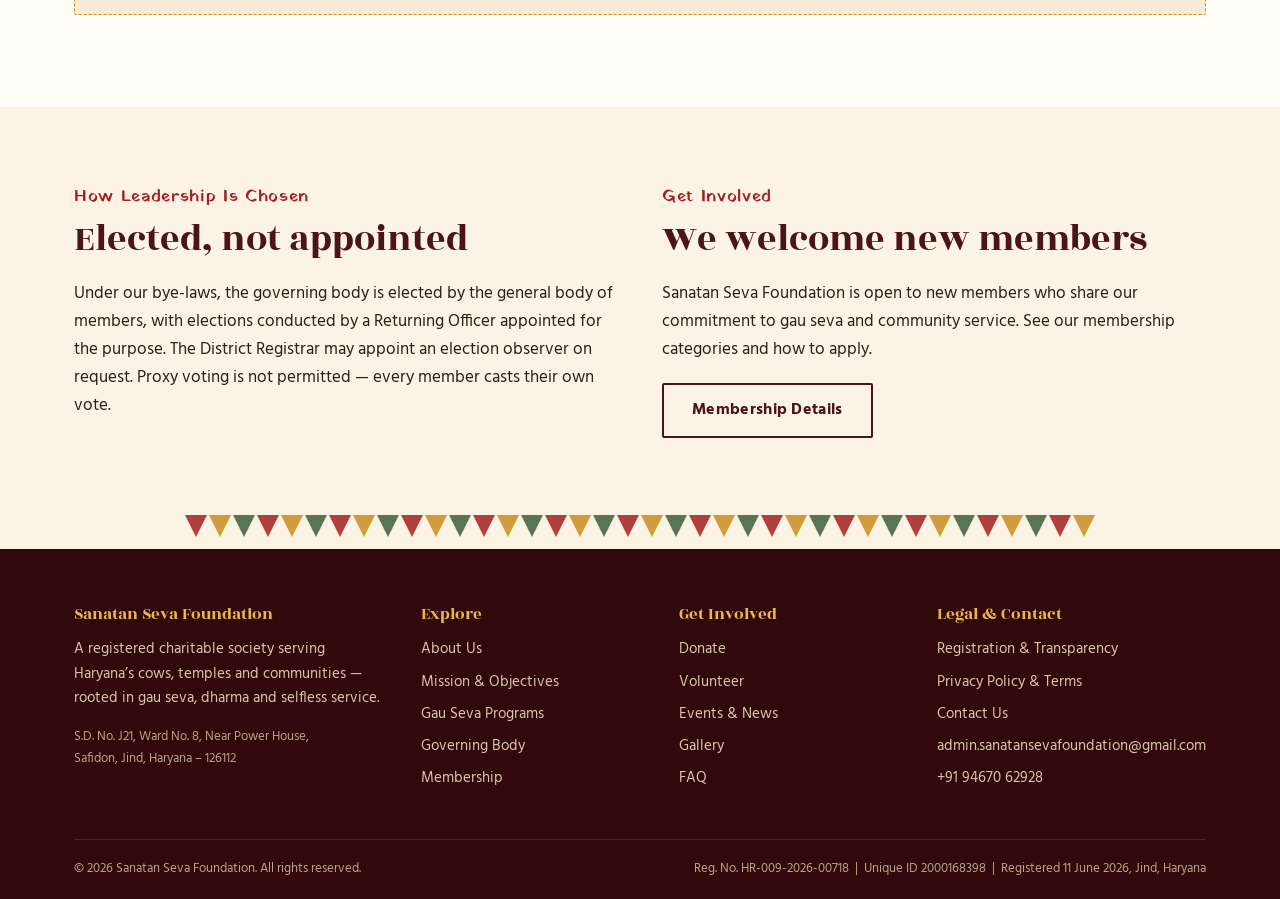
<file: team.html>
<!DOCTYPE html>
<html lang="en">
<head>
<meta charset="UTF-8">
<meta name="viewport" content="width=device-width, initial-scale=1.0">
<title>Our Team | Sanatan Seva Foundation</title>
<meta name="description" content="Meet the governing body and executive committee of Sanatan Seva Foundation, Safidon, Jind, Haryana.">
<link rel="icon" href="assets/images/logo.jpg">
<link rel="stylesheet" href="assets/css/style.css">
</head>
<body data-page="team.html">

<div id="site-header"></div>

<section class="page-hero">
  <div class="container">
    <span class="crumb">Home / Our Team</span>
    <h1>Governing Body &amp; Executive Committee</h1>
    <p class="lede">Ten social workers from Jind and Bhiwani districts, serving without pay, as required by our bye-laws.</p>
  </div>
</section>

<section>
  <div class="container">
    <span class="eyebrow">Office Bearers</span>
    <h2>The three-member governing office</h2>
    <div class="grid grid-3" style="margin-top:1.4rem;">
      <div class="card">
        <div class="icon" data-icon="users"></div>
        <h3>Pardeep Kumar</h3>
        <p><strong>Pradhan (President)</strong><br>Safidon, Jind &middot; Social Worker</p>
      </div>
      <div class="card gold">
        <div class="icon" data-icon="users"></div>
        <h3>Yogesh Sharma</h3>
        <p><strong>Sachiv (Secretary)</strong><br>Mandhana, Bhiwani &middot; Social Worker</p>
      </div>
      <div class="card green">
        <div class="icon" data-icon="users"></div>
        <h3>Babita Rani</h3>
        <p><strong>Koshadhyaksh (Treasurer)</strong><br>Safidon, Jind &middot; Social Worker</p>
      </div>
    </div>
  </div>
</section>

<div class="toran"><span></span><span></span><span></span><span></span><span></span><span></span><span></span><span></span><span></span><span></span><span></span><span></span><span></span><span></span><span></span><span></span><span></span><span></span><span></span><span></span><span></span><span></span><span></span><span></span><span></span><span></span><span></span><span></span><span></span><span></span></div>

<section class="bg-paper">
  <div class="container">
    <span class="eyebrow">Executive Committee</span>
    <h2>Seven members supporting the governing body</h2>
    <table style="margin-top:1rem;">
      <tr><th>Name</th><th>Role</th><th>Location</th><th>Occupation</th></tr>
      <tr><td>Gurjit Singh</td><td>Executive Member</td><td>Singhpura, Jind</td><td>Social Worker</td></tr>
      <tr><td>Vinod Kumar</td><td>Executive Member</td><td>Ramnagar, Jind</td><td>Social Worker</td></tr>
      <tr><td>Neelam</td><td>Executive Member</td><td>Singhpura, Jind</td><td>Social Worker</td></tr>
      <tr><td>Arvind</td><td>Executive Member</td><td>Shiv Colony, Safidon, Jind</td><td>Social Worker</td></tr>
      <tr><td>Ranjeet Singh</td><td>Executive Member</td><td>Safidon, Jind</td><td>Social Worker</td></tr>
      <tr><td>Umesh</td><td>Executive Member</td><td>Mandhana, Bhiwani</td><td>Social Worker</td></tr>
      <tr><td>Sandeep Kumar</td><td>Executive Member</td><td>Sahanpur Road, Safidon, Jind</td><td>Social Worker</td></tr>
    </table>
    <p class="note-box">In line with our bye-laws (Rule 8.2(f)), no office-bearer or executive member draws any salary or honorarium for their role. The governing body's current term runs for three years from the date of election approval by the District Registrar.</p>
  </div>
</section>

<section>
  <div class="container two-col">
    <div>
      <span class="eyebrow">How Leadership Is Chosen</span>
      <h2>Elected, not appointed</h2>
      <p>Under our bye-laws, the governing body is elected by the general body of members, with elections conducted by a Returning Officer appointed for the purpose. The District Registrar may appoint an election observer on request. Proxy voting is not permitted &mdash; every member casts their own vote.</p>
    </div>
    <div>
      <span class="eyebrow">Get Involved</span>
      <h2>We welcome new members</h2>
      <p>Sanatan Seva Foundation is open to new members who share our commitment to gau seva and community service. See our membership categories and how to apply.</p>
      <a href="membership.html" class="btn btn-outline">Membership Details</a>
    </div>
  </div>
</section>

<div id="site-footer"></div>

<script src="assets/js/icons.js"></script>
<script src="assets/js/partials.js"></script>
</body>
</html>
</file>
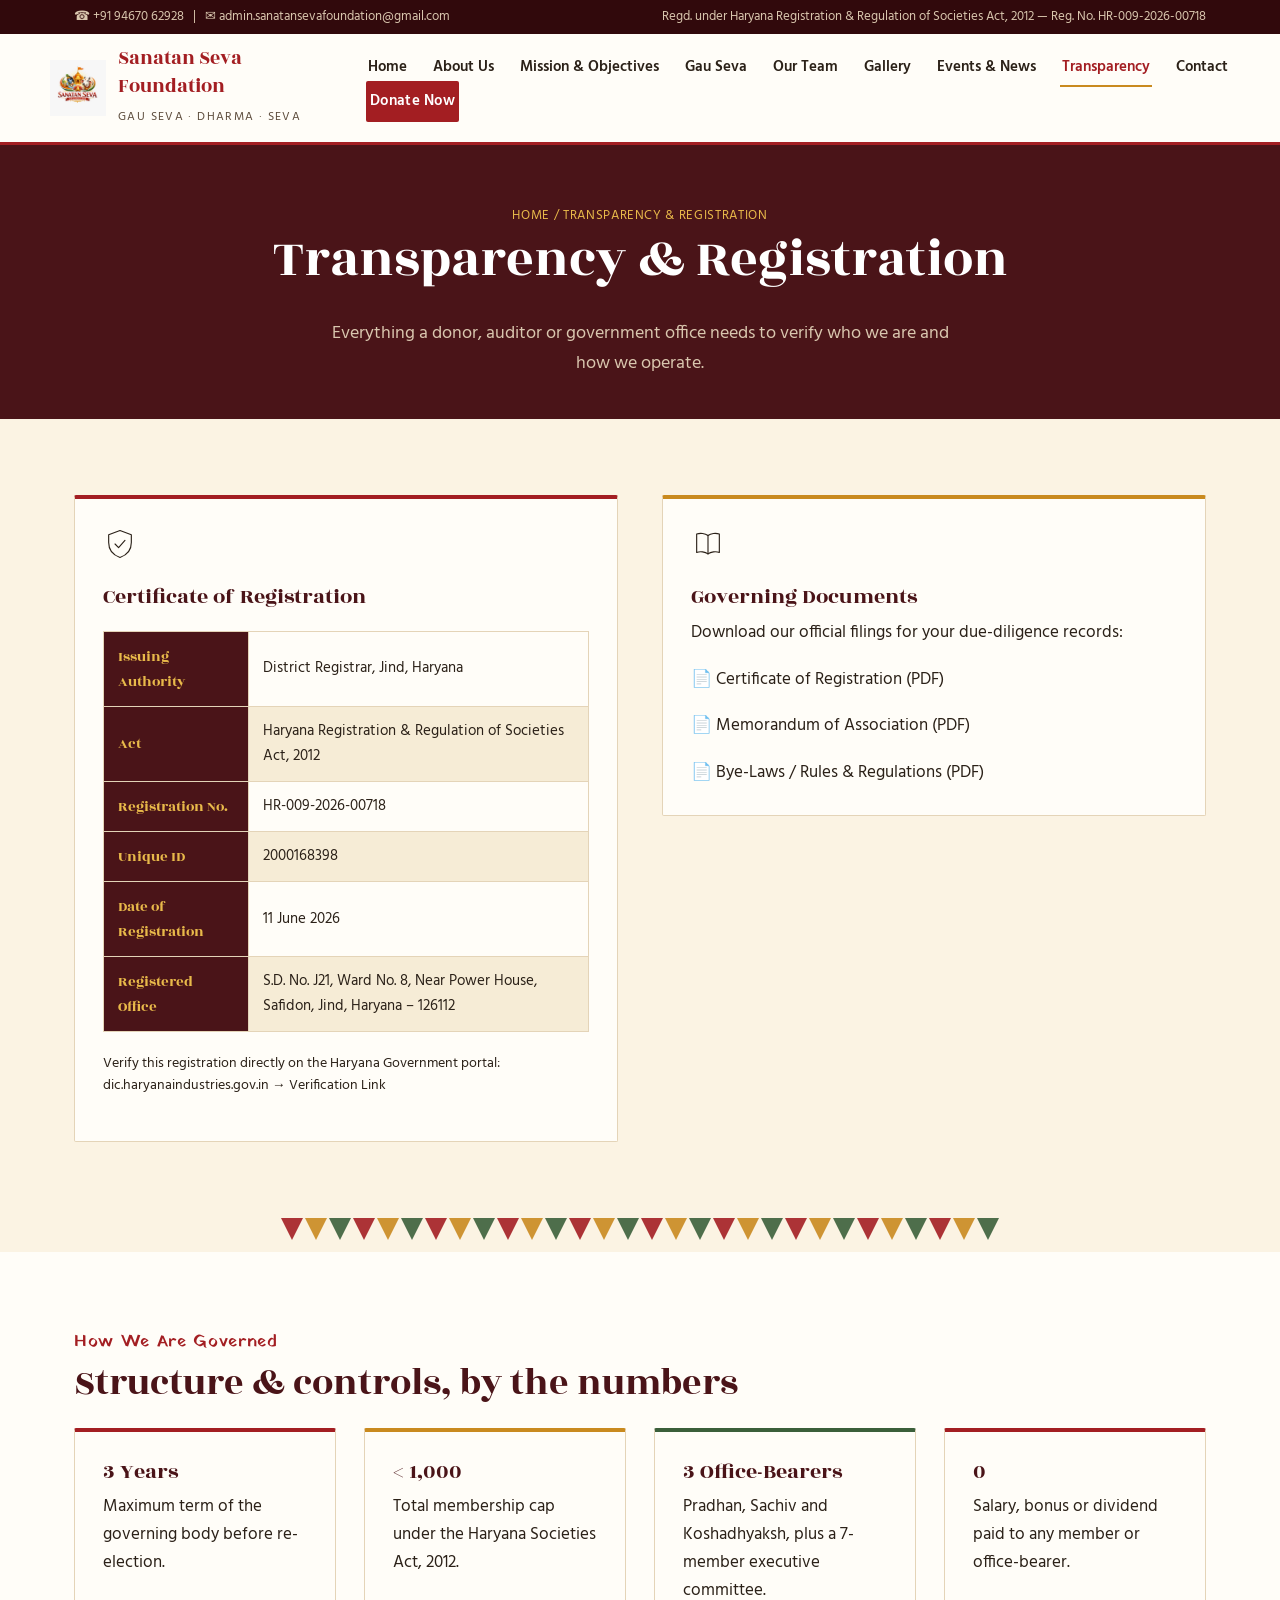
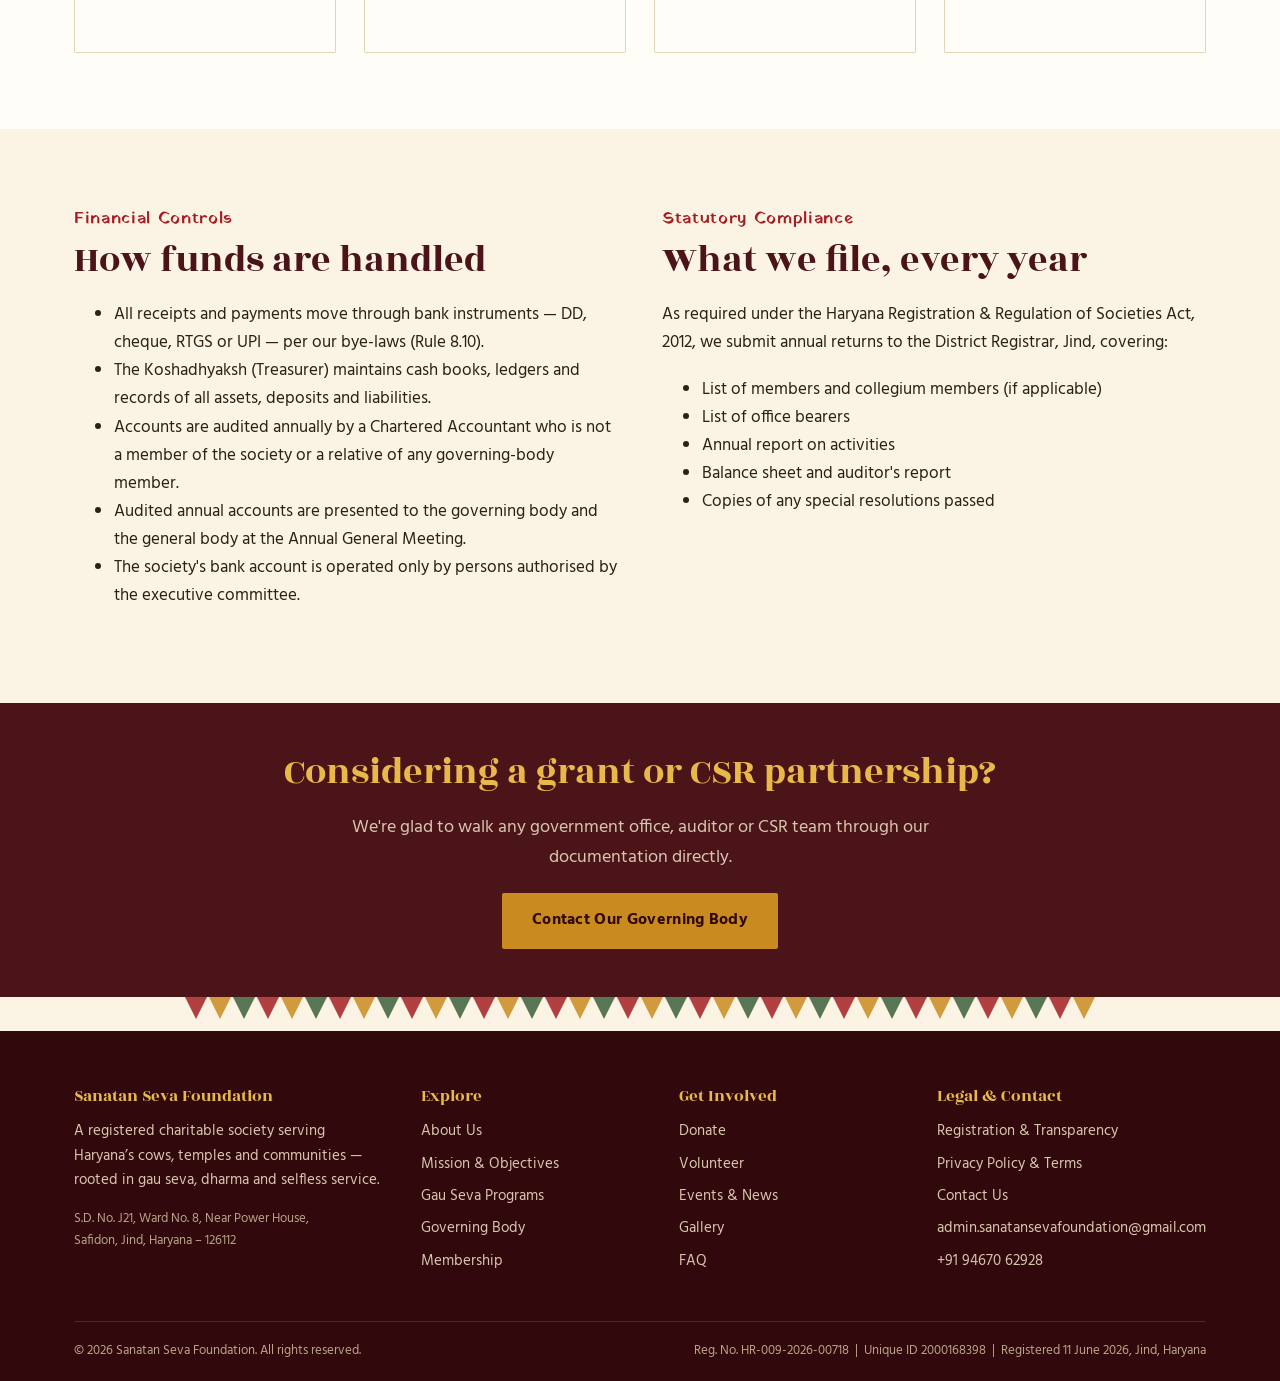
<file: transparency.html>
<!DOCTYPE html>
<html lang="en">
<head>
<meta charset="UTF-8">
<meta name="viewport" content="width=device-width, initial-scale=1.0">
<title>Transparency &amp; Registration | Sanatan Seva Foundation</title>
<meta name="description" content="Official registration certificate, Memorandum of Association, bye-laws and governance details for Sanatan Seva Foundation.">
<link rel="icon" href="assets/images/logo.jpg">
<link rel="stylesheet" href="assets/css/style.css">
</head>
<body data-page="transparency.html">

<div id="site-header"></div>

<section class="page-hero">
  <div class="container">
    <span class="crumb">Home / Transparency &amp; Registration</span>
    <h1>Transparency &amp; Registration</h1>
    <p class="lede">Everything a donor, auditor or government office needs to verify who we are and how we operate.</p>
  </div>
</section>

<section>
  <div class="container two-col">
    <div class="card">
      <div class="icon" data-icon="shield"></div>
      <h3>Certificate of Registration</h3>
      <table>
        <tr><th>Issuing Authority</th><td>District Registrar, Jind, Haryana</td></tr>
        <tr><th>Act</th><td>Haryana Registration &amp; Regulation of Societies Act, 2012</td></tr>
        <tr><th>Registration No.</th><td>HR-009-2026-00718</td></tr>
        <tr><th>Unique ID</th><td>2000168398</td></tr>
        <tr><th>Date of Registration</th><td>11 June 2026</td></tr>
        <tr><th>Registered Office</th><td>S.D. No. J21, Ward No. 8, Near Power House, Safidon, Jind, Haryana &ndash; 126112</td></tr>
      </table>
      <p style="font-size:.85rem;">Verify this registration directly on the Haryana Government portal:<br>
      <a href="https://dic.haryanaindustries.gov.in/verify/societyregistration/id/168398/reg/06-009-2026-00718" target="_blank" rel="noopener">dic.haryanaindustries.gov.in &rarr; Verification Link</a></p>
    </div>
    <div class="card gold">
      <div class="icon" data-icon="book"></div>
      <h3>Governing Documents</h3>
      <p>Download our official filings for your due-diligence records:</p>
      <p><a href="assets/documents/Registration-Certificate.pdf" target="_blank">&#128196; Certificate of Registration (PDF)</a></p>
      <p><a href="assets/documents/Memorandum-of-Association.pdf" target="_blank">&#128196; Memorandum of Association (PDF)</a></p>
      <p style="margin-bottom:0;"><a href="assets/documents/Bye-Laws.pdf" target="_blank">&#128196; Bye-Laws / Rules &amp; Regulations (PDF)</a></p>
    </div>
  </div>
</section>

<div class="toran"><span></span><span></span><span></span><span></span><span></span><span></span><span></span><span></span><span></span><span></span><span></span><span></span><span></span><span></span><span></span><span></span><span></span><span></span><span></span><span></span><span></span><span></span><span></span><span></span><span></span><span></span><span></span><span></span><span></span><span></span></div>

<section class="bg-paper">
  <div class="container">
    <span class="eyebrow">How We Are Governed</span>
    <h2>Structure &amp; controls, by the numbers</h2>
    <div class="grid grid-4" style="margin-top:1.4rem;">
      <div class="card"><h3>3 Years</h3><p>Maximum term of the governing body before re-election.</p></div>
      <div class="card gold"><h3>&lt; 1,000</h3><p>Total membership cap under the Haryana Societies Act, 2012.</p></div>
      <div class="card green"><h3>3 Office-Bearers</h3><p>Pradhan, Sachiv and Koshadhyaksh, plus a 7-member executive committee.</p></div>
      <div class="card"><h3>0</h3><p>Salary, bonus or dividend paid to any member or office-bearer.</p></div>
    </div>
  </div>
</section>

<section>
  <div class="container two-col">
    <div>
      <span class="eyebrow">Financial Controls</span>
      <h2>How funds are handled</h2>
      <ul>
        <li>All receipts and payments move through bank instruments &mdash; DD, cheque, RTGS or UPI &mdash; per our bye-laws (Rule 8.10).</li>
        <li>The Koshadhyaksh (Treasurer) maintains cash books, ledgers and records of all assets, deposits and liabilities.</li>
        <li>Accounts are audited annually by a Chartered Accountant who is not a member of the society or a relative of any governing-body member.</li>
        <li>Audited annual accounts are presented to the governing body and the general body at the Annual General Meeting.</li>
        <li>The society's bank account is operated only by persons authorised by the executive committee.</li>
      </ul>
    </div>
    <div>
      <span class="eyebrow">Statutory Compliance</span>
      <h2>What we file, every year</h2>
      <p>As required under the Haryana Registration &amp; Regulation of Societies Act, 2012, we submit annual returns to the District Registrar, Jind, covering:</p>
      <ul>
        <li>List of members and collegium members (if applicable)</li>
        <li>List of office bearers</li>
        <li>Annual report on activities</li>
        <li>Balance sheet and auditor's report</li>
        <li>Copies of any special resolutions passed</li>
      </ul>
    </div>
  </div>
</section>

<section class="bg-maroon section-tight">
  <div class="container center">
    <h2>Considering a grant or CSR partnership?</h2>
    <p class="lede" style="margin:0 auto 1.2rem;color:#D9C6AE;">We're glad to walk any government office, auditor or CSR team through our documentation directly.</p>
    <a href="contact.html" class="btn btn-gold">Contact Our Governing Body</a>
  </div>
</section>

<div id="site-footer"></div>

<script src="assets/js/icons.js"></script>
<script src="assets/js/partials.js"></script>
</body>
</html>
</file>
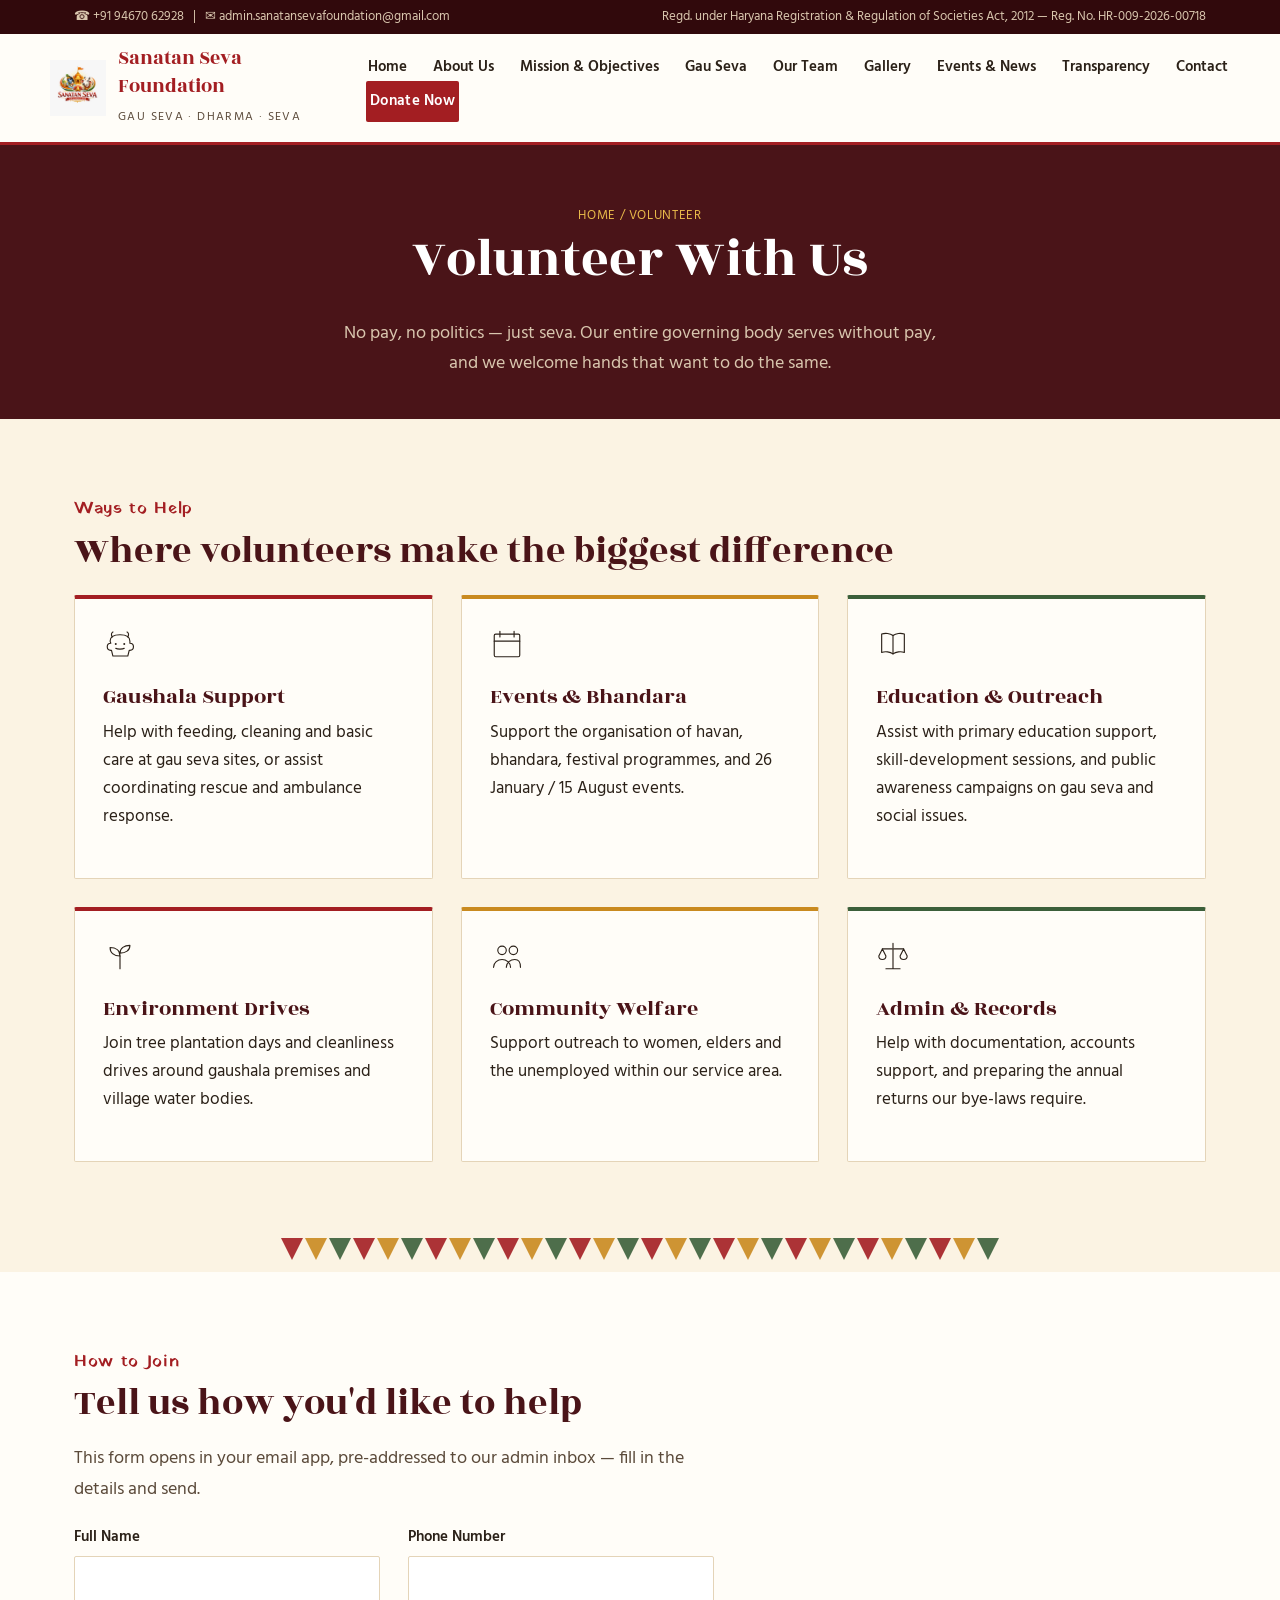
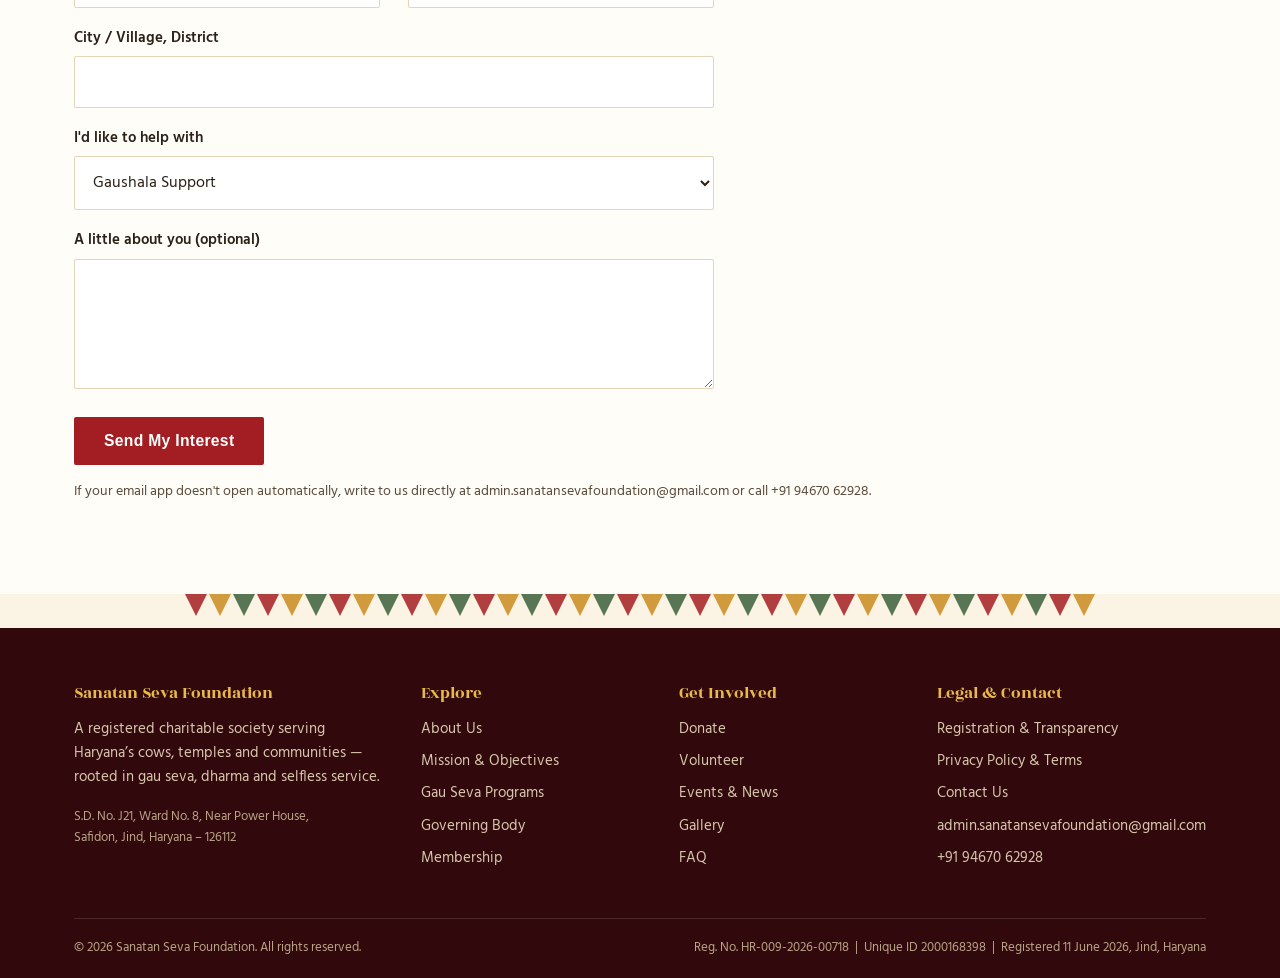
<file: volunteer.html>
<!DOCTYPE html>
<html lang="en">
<head>
<meta charset="UTF-8">
<meta name="viewport" content="width=device-width, initial-scale=1.0">
<title>Volunteer With Us | Sanatan Seva Foundation</title>
<meta name="description" content="Volunteer opportunities with Sanatan Seva Foundation in gau seva, events, education and community outreach across Haryana.">
<link rel="icon" href="assets/images/logo.jpg">
<link rel="stylesheet" href="assets/css/style.css">
</head>
<body data-page="volunteer.html">

<div id="site-header"></div>

<section class="page-hero">
  <div class="container">
    <span class="crumb">Home / Volunteer</span>
    <h1>Volunteer With Us</h1>
    <p class="lede">No pay, no politics &mdash; just seva. Our entire governing body serves without pay, and we welcome hands that want to do the same.</p>
  </div>
</section>

<section>
  <div class="container">
    <span class="eyebrow">Ways to Help</span>
    <h2>Where volunteers make the biggest difference</h2>
    <div class="grid grid-3" style="margin-top:1.4rem;">
      <div class="card">
        <div class="icon" data-icon="cow"></div>
        <h3>Gaushala Support</h3>
        <p>Help with feeding, cleaning and basic care at gau seva sites, or assist coordinating rescue and ambulance response.</p>
      </div>
      <div class="card gold">
        <div class="icon" data-icon="calendar"></div>
        <h3>Events &amp; Bhandara</h3>
        <p>Support the organisation of havan, bhandara, festival programmes, and 26 January / 15 August events.</p>
      </div>
      <div class="card green">
        <div class="icon" data-icon="book"></div>
        <h3>Education &amp; Outreach</h3>
        <p>Assist with primary education support, skill-development sessions, and public awareness campaigns on gau seva and social issues.</p>
      </div>
      <div class="card">
        <div class="icon" data-icon="sprout"></div>
        <h3>Environment Drives</h3>
        <p>Join tree plantation days and cleanliness drives around gaushala premises and village water bodies.</p>
      </div>
      <div class="card gold">
        <div class="icon" data-icon="users"></div>
        <h3>Community Welfare</h3>
        <p>Support outreach to women, elders and the unemployed within our service area.</p>
      </div>
      <div class="card green">
        <div class="icon" data-icon="scale"></div>
        <h3>Admin &amp; Records</h3>
        <p>Help with documentation, accounts support, and preparing the annual returns our bye-laws require.</p>
      </div>
    </div>
  </div>
</section>

<div class="toran"><span></span><span></span><span></span><span></span><span></span><span></span><span></span><span></span><span></span><span></span><span></span><span></span><span></span><span></span><span></span><span></span><span></span><span></span><span></span><span></span><span></span><span></span><span></span><span></span><span></span><span></span><span></span><span></span><span></span><span></span></div>

<section class="bg-paper">
  <div class="container">
    <span class="eyebrow">How to Join</span>
    <h2>Tell us how you'd like to help</h2>
    <p class="lede">This form opens in your email app, pre-addressed to our admin inbox &mdash; fill in the details and send.</p>
    <form action="mailto:admin.sanatansevafoundation@gmail.com" method="post" enctype="text/plain" style="max-width:640px;">
      <div class="grid grid-2">
        <div class="field"><label for="vname">Full Name</label><input id="vname" name="Name" type="text" required></div>
        <div class="field"><label for="vphone">Phone Number</label><input id="vphone" name="Phone" type="tel" required></div>
      </div>
      <div class="field"><label for="vcity">City / Village, District</label><input id="vcity" name="Location" type="text"></div>
      <div class="field"><label for="varea">I'd like to help with</label>
        <select id="varea" name="Area">
          <option>Gaushala Support</option>
          <option>Events &amp; Bhandara</option>
          <option>Education &amp; Outreach</option>
          <option>Environment Drives</option>
          <option>Community Welfare</option>
          <option>Admin &amp; Records</option>
          <option>Something else</option>
        </select>
      </div>
      <div class="field"><label for="vmsg">A little about you (optional)</label><textarea id="vmsg" name="Message"></textarea></div>
      <button type="submit" class="btn btn-primary">Send My Interest</button>
    </form>
    <p style="font-size:.85rem;color:var(--ink-soft);margin-top:1rem;">If your email app doesn't open automatically, write to us directly at <a href="mailto:admin.sanatansevafoundation@gmail.com">admin.sanatansevafoundation@gmail.com</a> or call <a href="tel:+919467062928">+91 94670 62928</a>.</p>
  </div>
</section>

<div id="site-footer"></div>

<script src="assets/js/icons.js"></script>
<script src="assets/js/partials.js"></script>
</body>
</html>
</file>
<file: assets/css/style.css>
/* ==========================================================================
   SANATAN SEVA FOUNDATION — Shared Stylesheet
   Design language: Haryana gaushala / temple-courtyard warmth.
   Palette drawn from sindoor red, turmeric, tulsi green, aged brass & ivory.
   ========================================================================== */

@import url('https://fonts.googleapis.com/css2?family=Rozha+One&family=Yatra+One&family=Hind:wght@400;500;600;700&family=Hind+Devanagari:wght@400;500;600;700&display=swap');

:root{
  --sindoor:#A31E22;
  --sindoor-dark:#7C1418;
  --maroon:#4A1418;
  --maroon-deep:#31090C;
  --turmeric:#C98A1F;
  --turmeric-light:#E8B94A;
  --tulsi:#3B5F3A;
  --tulsi-dark:#264226;
  --ivory:#FBF3E3;
  --paper:#FFFDF8;
  --ink:#2B2118;
  --ink-soft:#5B4A3A;
  --line:#E4D4B8;

  --display:'Rozha One', 'Hind Devanagari', serif;
  --accent-font:'Yatra One', 'Hind Devanagari', cursive;
  --body:'Hind', 'Hind Devanagari', sans-serif;

  --radius:2px;
  --max:1180px;
}

*{box-sizing:border-box;}
html{scroll-behavior:smooth;}
body{
  margin:0;
  font-family:var(--body);
  color:var(--ink);
  background:var(--ivory);
  line-height:1.65;
  font-size:17px;
  -webkit-font-smoothing:antialiased;
}
img{max-width:100%;display:block;}
a{color:inherit;text-decoration:none;}
h1,h2,h3,h4{
  font-family:var(--display);
  font-weight:400;
  color:var(--maroon);
  line-height:1.15;
  margin:0 0 .5em;
}
h1{font-size:clamp(2.1rem,4.5vw,3.4rem);}
h2{font-size:clamp(1.6rem,3vw,2.35rem);}
h3{font-size:1.35rem;}
p{margin:0 0 1.1em;}
.container{max-width:var(--max);margin:0 auto;padding:0 24px;}
.eyebrow{
  font-family:var(--accent-font);
  color:var(--sindoor);
  letter-spacing:.04em;
  font-size:1.05rem;
  display:inline-block;
  margin-bottom:.4em;
}
.lede{font-size:1.15rem;color:var(--ink-soft);max-width:62ch;}
section{padding:76px 0;}
.section-tight{padding:48px 0;}
.bg-paper{background:var(--paper);}
.bg-maroon{background:var(--maroon);color:#F4E8D8;}
.bg-maroon h2, .bg-maroon h3{color:var(--turmeric-light);}
.bg-maroon .lede{color:#D9C6AE;}
.bg-tulsi{background:var(--tulsi-dark);color:#EFE9D8;}
.bg-tulsi h2,.bg-tulsi h3{color:var(--turmeric-light);}

/* ---------- Toran divider (signature element) ----------
   A row of temple-bunting triangular flags, echoing the tricolour
   ribbons in the foundation's own crest. Used to separate major
   sections instead of a plain hairline rule. */
.toran{
  display:flex;
  justify-content:center;
  align-items:flex-start;
  gap:2px;
  overflow:hidden;
  height:34px;
  user-select:none;
  pointer-events:none;
}
.toran span{
  width:0;height:0;
  border-left:11px solid transparent;
  border-right:11px solid transparent;
  border-top:22px solid var(--sindoor);
  margin-top:0;
  opacity:.9;
}
.toran span:nth-child(3n+2){border-top-color:var(--turmeric);}
.toran span:nth-child(3n){border-top-color:var(--tulsi);}
.toran.on-dark span{opacity:.85;}

/* ---------- Header / Nav ---------- */
.top-strip{
  background:var(--maroon-deep);
  color:#D9C6AE;
  font-size:.82rem;
  padding:6px 0;
}
.top-strip .container{display:flex;justify-content:space-between;flex-wrap:wrap;gap:6px;}
.top-strip a{color:#E8B94A;}

header.site-header{
  background:var(--paper);
  border-bottom:3px solid var(--sindoor);
  position:sticky;top:0;z-index:50;
}
.nav-wrap{
  display:flex;align-items:center;justify-content:space-between;
  padding:12px 0;
}
.brand{display:flex;align-items:center;gap:12px;}
.brand img{height:56px;width:auto;}
.brand-text .name{
  font-family:var(--display);
  color:var(--sindoor);
  font-size:1.28rem;
  line-height:1.1;
}
.brand-text .tag{
  font-size:.72rem;
  letter-spacing:.12em;
  text-transform:uppercase;
  color:var(--ink-soft);
}
nav.primary-nav ul{
  list-style:none;display:flex;gap:22px;margin:0;padding:0;flex-wrap:wrap;
}
nav.primary-nav a{
  font-size:.94rem;font-weight:600;color:var(--ink);
  padding:6px 2px;border-bottom:2px solid transparent;
}
nav.primary-nav a:hover, nav.primary-nav a.active{
  color:var(--sindoor);border-bottom-color:var(--turmeric);
}
.nav-cta{
  background:var(--sindoor);color:#fff !important;
  padding:10px 20px;border-radius:var(--radius);
  font-weight:700;letter-spacing:.02em;
}
.nav-cta:hover{background:var(--sindoor-dark);}
.hamburger{display:none;background:none;border:none;font-size:1.6rem;color:var(--sindoor);cursor:pointer;}

@media (max-width:900px){
  nav.primary-nav{
    display:none;position:absolute;top:100%;left:0;right:0;
    background:var(--paper);border-bottom:3px solid var(--sindoor);
    padding:16px 24px;
  }
  nav.primary-nav.open{display:block;}
  nav.primary-nav ul{flex-direction:column;gap:4px;}
  .hamburger{display:block;}
  .nav-cta{display:inline-block;margin-top:10px;}
}

/* ---------- Buttons ---------- */
.btn{
  display:inline-block;padding:13px 28px;border-radius:var(--radius);
  font-weight:700;letter-spacing:.02em;border:2px solid transparent;
  cursor:pointer;font-size:.98rem;
}
.btn-primary{background:var(--sindoor);color:#fff;}
.btn-primary:hover{background:var(--sindoor-dark);}
.btn-gold{background:var(--turmeric);color:var(--maroon-deep);}
.btn-gold:hover{background:var(--turmeric-light);}
.btn-outline{background:transparent;border-color:currentColor;color:var(--maroon);}
.btn-outline:hover{background:var(--maroon);color:#fff;}
.btn-outline.on-dark{color:var(--turmeric-light);}
.btn-outline.on-dark:hover{background:var(--turmeric-light);color:var(--maroon-deep);}
.btn-row{display:flex;gap:14px;flex-wrap:wrap;margin-top:1.4em;}

/* ---------- Hero ---------- */
.hero{
  position:relative;
  background:
    radial-gradient(ellipse at 80% -10%, rgba(201,138,31,.18), transparent 55%),
    linear-gradient(180deg,#FDF6E7 0%, var(--ivory) 100%);
  padding:70px 0 0;
  overflow:hidden;
}
.hero-grid{
  display:grid;grid-template-columns:1.15fr .85fr;gap:48px;align-items:center;
  padding-bottom:50px;
}
.hero-arch{
  position:relative;border-radius:260px 260px 8px 8px;
  overflow:hidden;border:6px solid var(--paper);
  box-shadow:0 18px 40px rgba(74,20,24,.18);
}
.hero-arch svg{display:block;width:100%;height:auto;}
@media (max-width:880px){
  .hero-grid{grid-template-columns:1fr;}
}

/* ---------- Cards / Grids ---------- */
.grid{display:grid;gap:28px;}
.grid-2{grid-template-columns:repeat(2,1fr);}
.grid-3{grid-template-columns:repeat(3,1fr);}
.grid-4{grid-template-columns:repeat(4,1fr);}
@media (max-width:880px){
  .grid-2,.grid-3,.grid-4{grid-template-columns:1fr 1fr;}
}
@media (max-width:600px){
  .grid-2,.grid-3,.grid-4{grid-template-columns:1fr;}
}

.card{
  background:var(--paper);border:1px solid var(--line);
  padding:28px;border-radius:var(--radius);
  border-top:4px solid var(--sindoor);
}
.card.gold{border-top-color:var(--turmeric);}
.card.green{border-top-color:var(--tulsi);}
.card h3{margin-bottom:.4em;}
.card .icon{margin-bottom:14px;}

.stat{
  text-align:center;padding:20px 10px;border-right:1px solid rgba(255,255,255,.15);
}
.stat:last-child{border-right:none;}
.stat .num{font-family:var(--display);font-size:2.3rem;color:var(--turmeric-light);}
.stat .label{font-size:.85rem;letter-spacing:.05em;text-transform:uppercase;color:#D9C6AE;}
.stats-row{display:flex;flex-wrap:wrap;}
.stats-row .stat{flex:1;min-width:140px;}

table{width:100%;border-collapse:collapse;margin:1.2em 0;}
th,td{padding:12px 14px;border:1px solid var(--line);text-align:left;font-size:.95rem;}
th{background:var(--maroon);color:var(--turmeric-light);font-family:var(--display);font-weight:400;}
tr:nth-child(even) td{background:#F6ECD6;}

blockquote{
  border-left:4px solid var(--turmeric);margin:1.4em 0;padding:.4em 1.2em;
  font-style:italic;color:var(--ink-soft);
}

.pill{
  display:inline-block;background:#F6ECD6;color:var(--sindoor-dark);
  padding:4px 12px;border-radius:20px;font-size:.78rem;font-weight:700;
  letter-spacing:.03em;text-transform:uppercase;margin-right:6px;margin-bottom:6px;
}

.note-box{
  background:#F6ECD6;border:1px dashed var(--turmeric);padding:18px 22px;border-radius:var(--radius);
  font-size:.94rem;color:var(--ink-soft);
}

/* ---------- Breadcrumb / Page header ---------- */
.page-hero{
  background:var(--maroon);color:#F4E8D8;padding:56px 0 40px;text-align:center;
}
.page-hero h1{color:#fff;}
.page-hero .lede{color:#D9C6AE;margin:0 auto;}
.crumb{font-size:.82rem;color:var(--turmeric-light);letter-spacing:.05em;text-transform:uppercase;}

/* ---------- Forms ---------- */
.field{margin-bottom:18px;}
label{display:block;font-weight:600;margin-bottom:6px;font-size:.92rem;}
input,select,textarea{
  width:100%;padding:12px 14px;border:1px solid var(--line);border-radius:var(--radius);
  font-family:var(--body);font-size:1rem;background:#fff;color:var(--ink);
}
textarea{min-height:130px;resize:vertical;}
input:focus,select:focus,textarea:focus{outline:2px solid var(--turmeric);outline-offset:1px;}

/* ---------- Footer ---------- */
footer.site-footer{
  background:var(--maroon-deep);color:#D9C6AE;padding:56px 0 20px;font-size:.92rem;
}
footer.site-footer h4{color:var(--turmeric-light);font-family:var(--display);font-size:1.05rem;margin-bottom:.8em;}
footer.site-footer a:hover{color:var(--turmeric-light);}
.footer-grid{display:grid;grid-template-columns:1.4fr 1fr 1fr 1.2fr;gap:36px;}
@media (max-width:800px){.footer-grid{grid-template-columns:1fr 1fr;}}
@media (max-width:520px){.footer-grid{grid-template-columns:1fr;}}
.footer-grid ul{list-style:none;padding:0;margin:0;}
.footer-grid li{margin-bottom:8px;}
.footer-bottom{
  border-top:1px solid rgba(255,255,255,.12);margin-top:40px;padding-top:18px;
  display:flex;justify-content:space-between;flex-wrap:wrap;gap:10px;font-size:.8rem;color:#B9A487;
}

/* ---------- Misc ---------- */
.center{text-align:center;}
.mt-0{margin-top:0;}
.two-col{display:grid;grid-template-columns:1fr 1fr;gap:44px;align-items:start;}
@media (max-width:800px){.two-col{grid-template-columns:1fr;}}
.decor-om{
  font-family:var(--accent-font);color:var(--turmeric);font-size:2.4rem;line-height:1;
}
.tag-list{display:flex;flex-wrap:wrap;gap:10px;margin:1em 0;}
</file>
